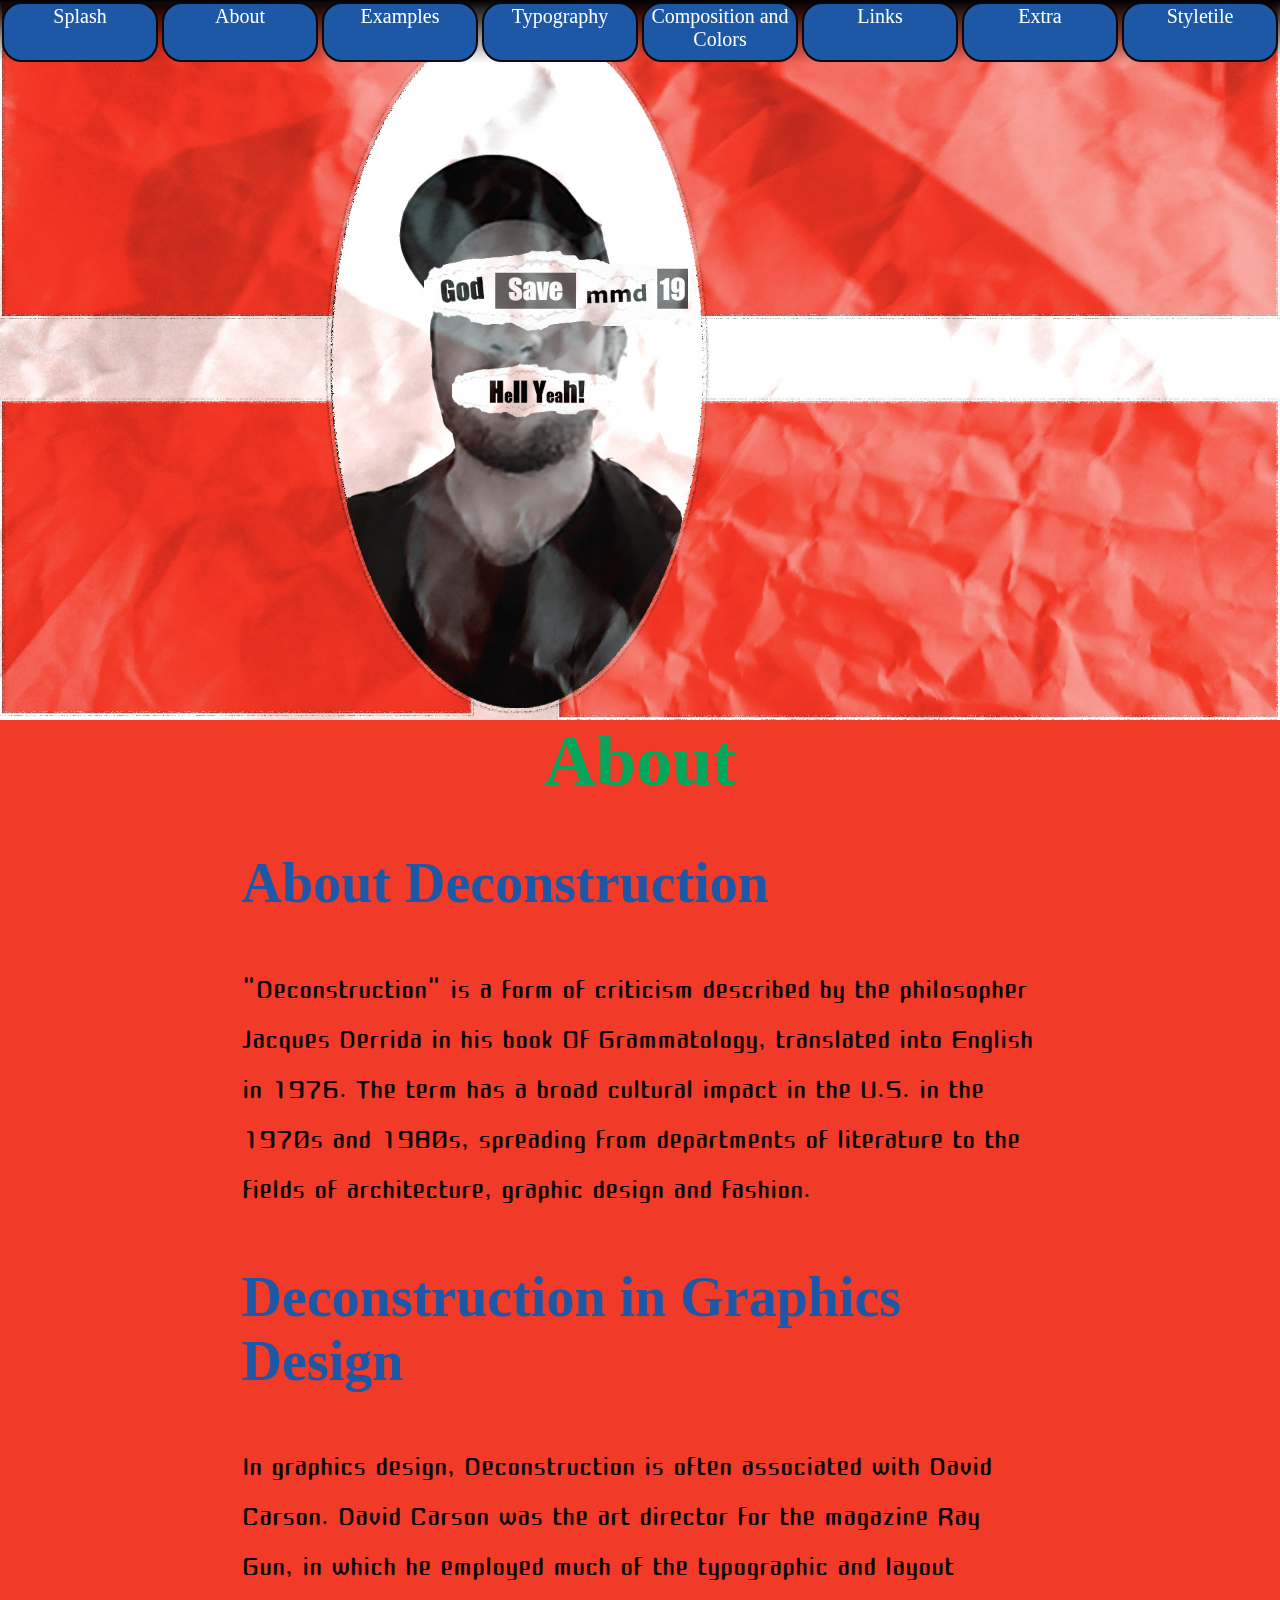
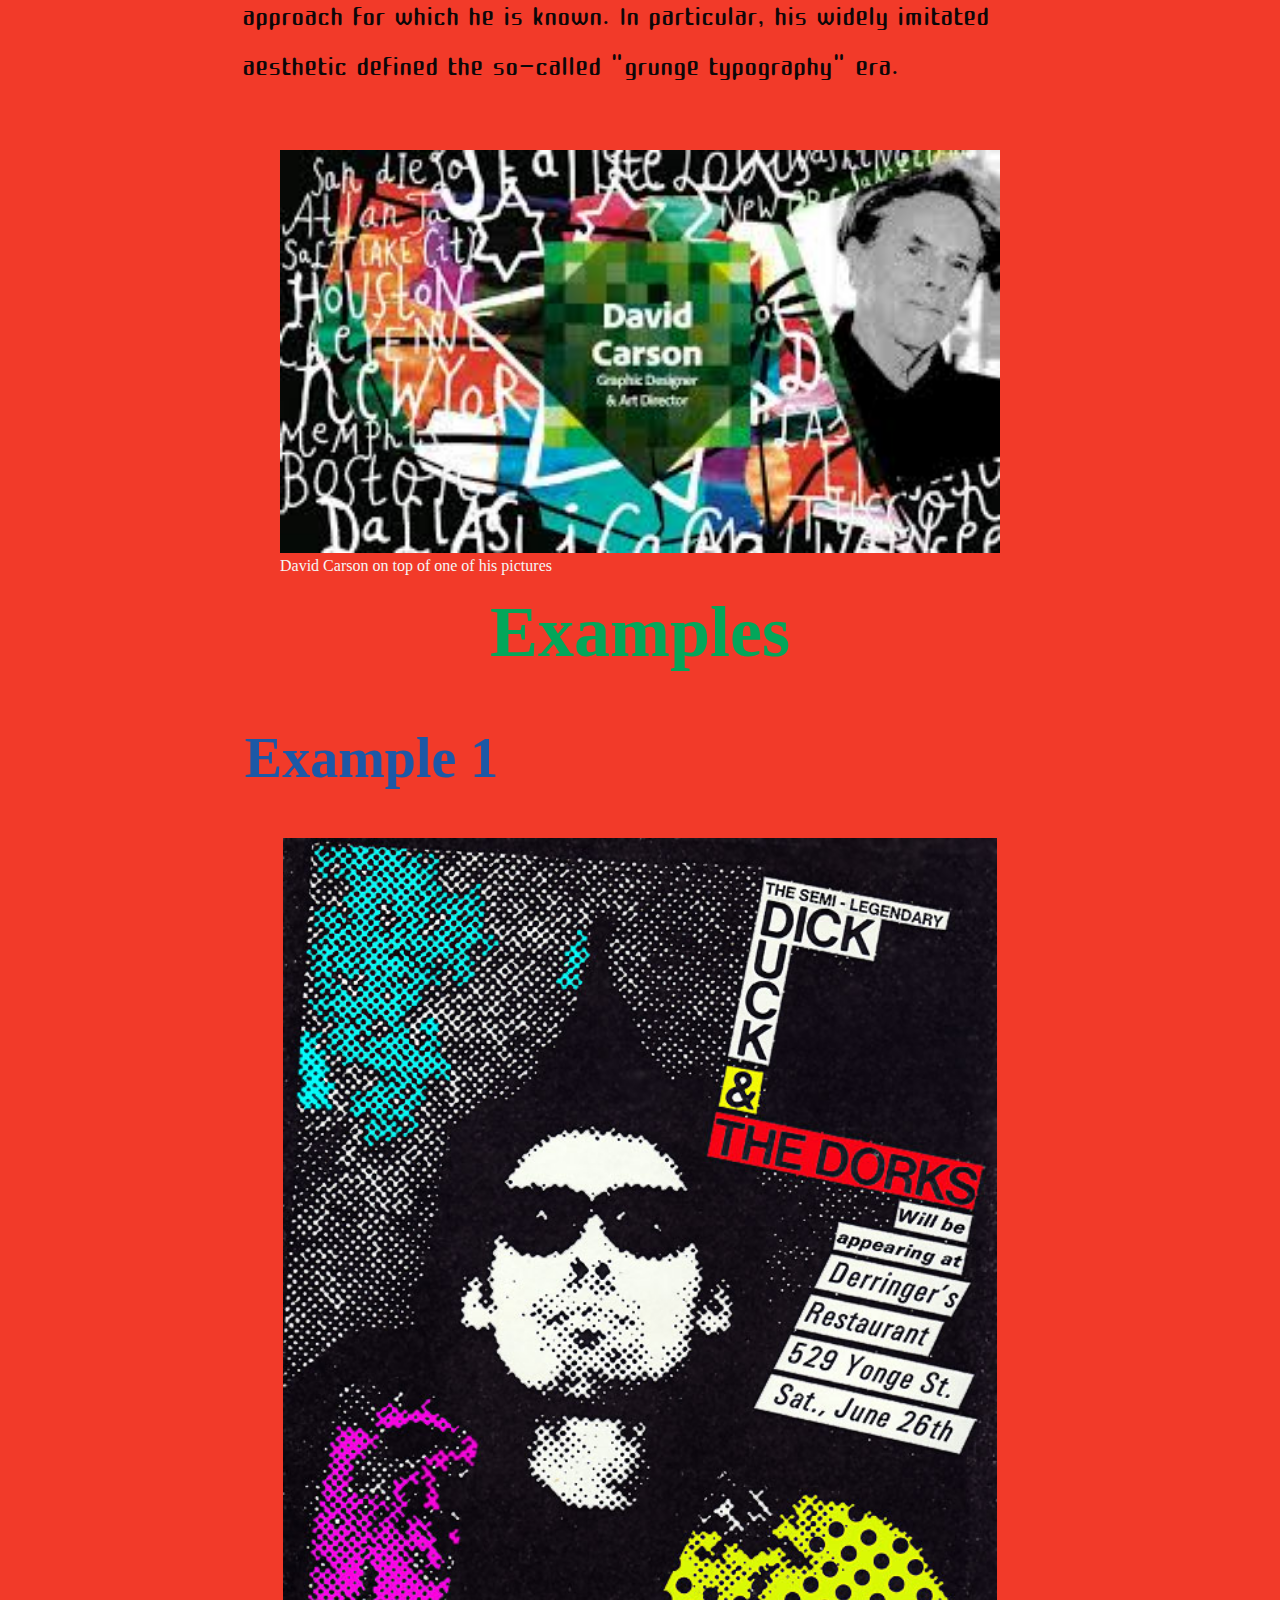
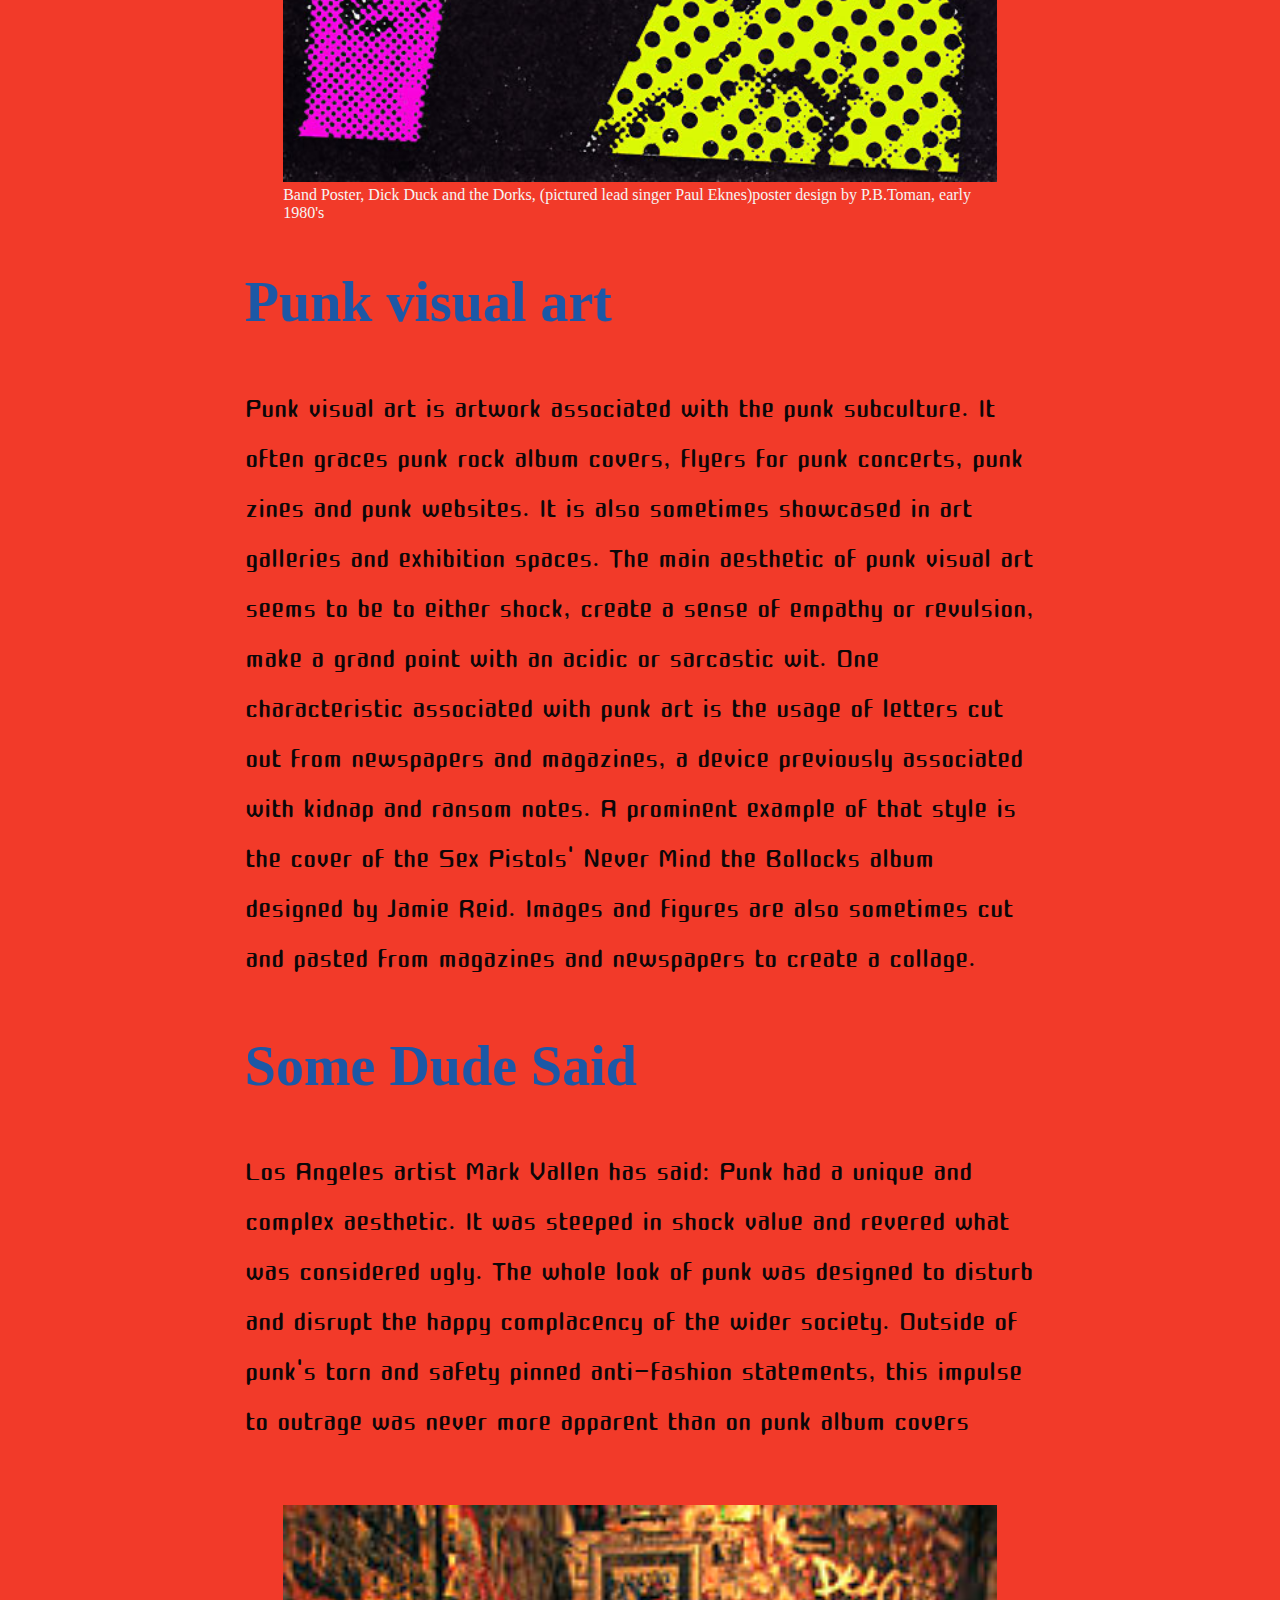
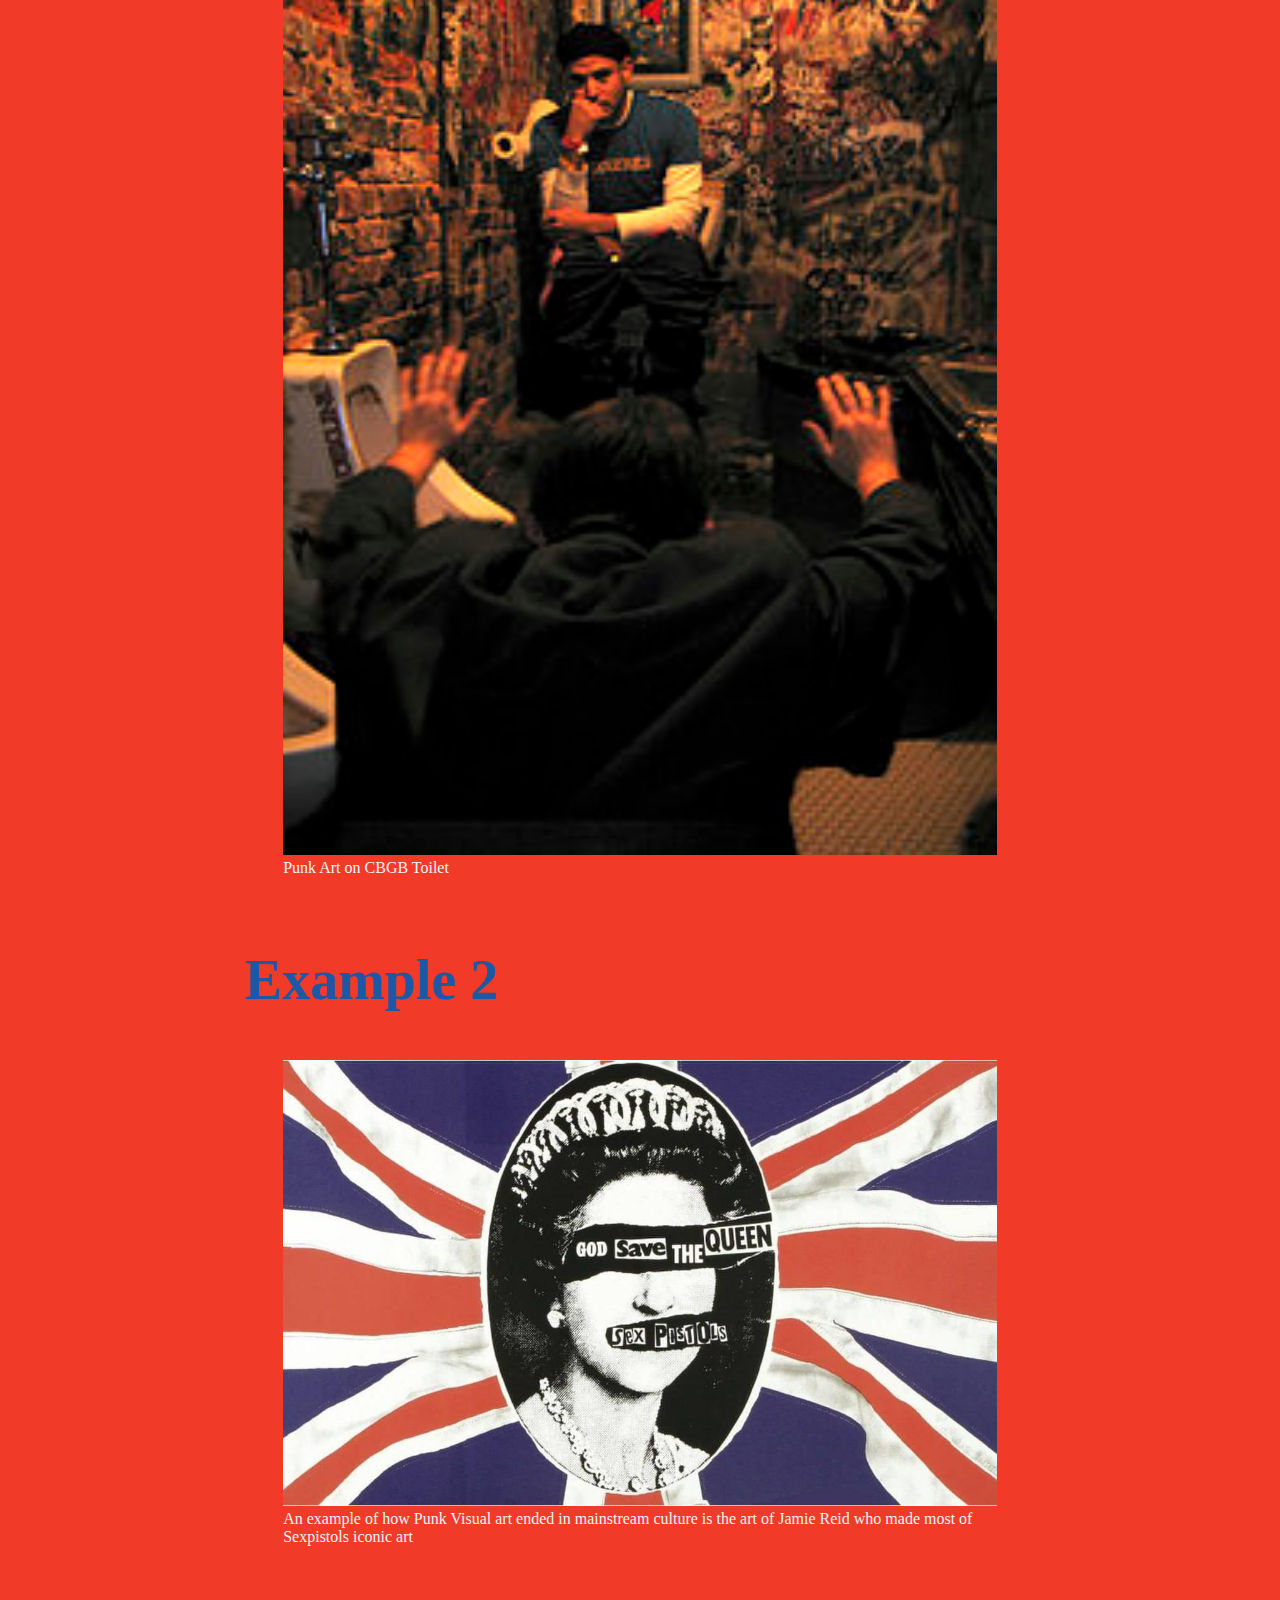
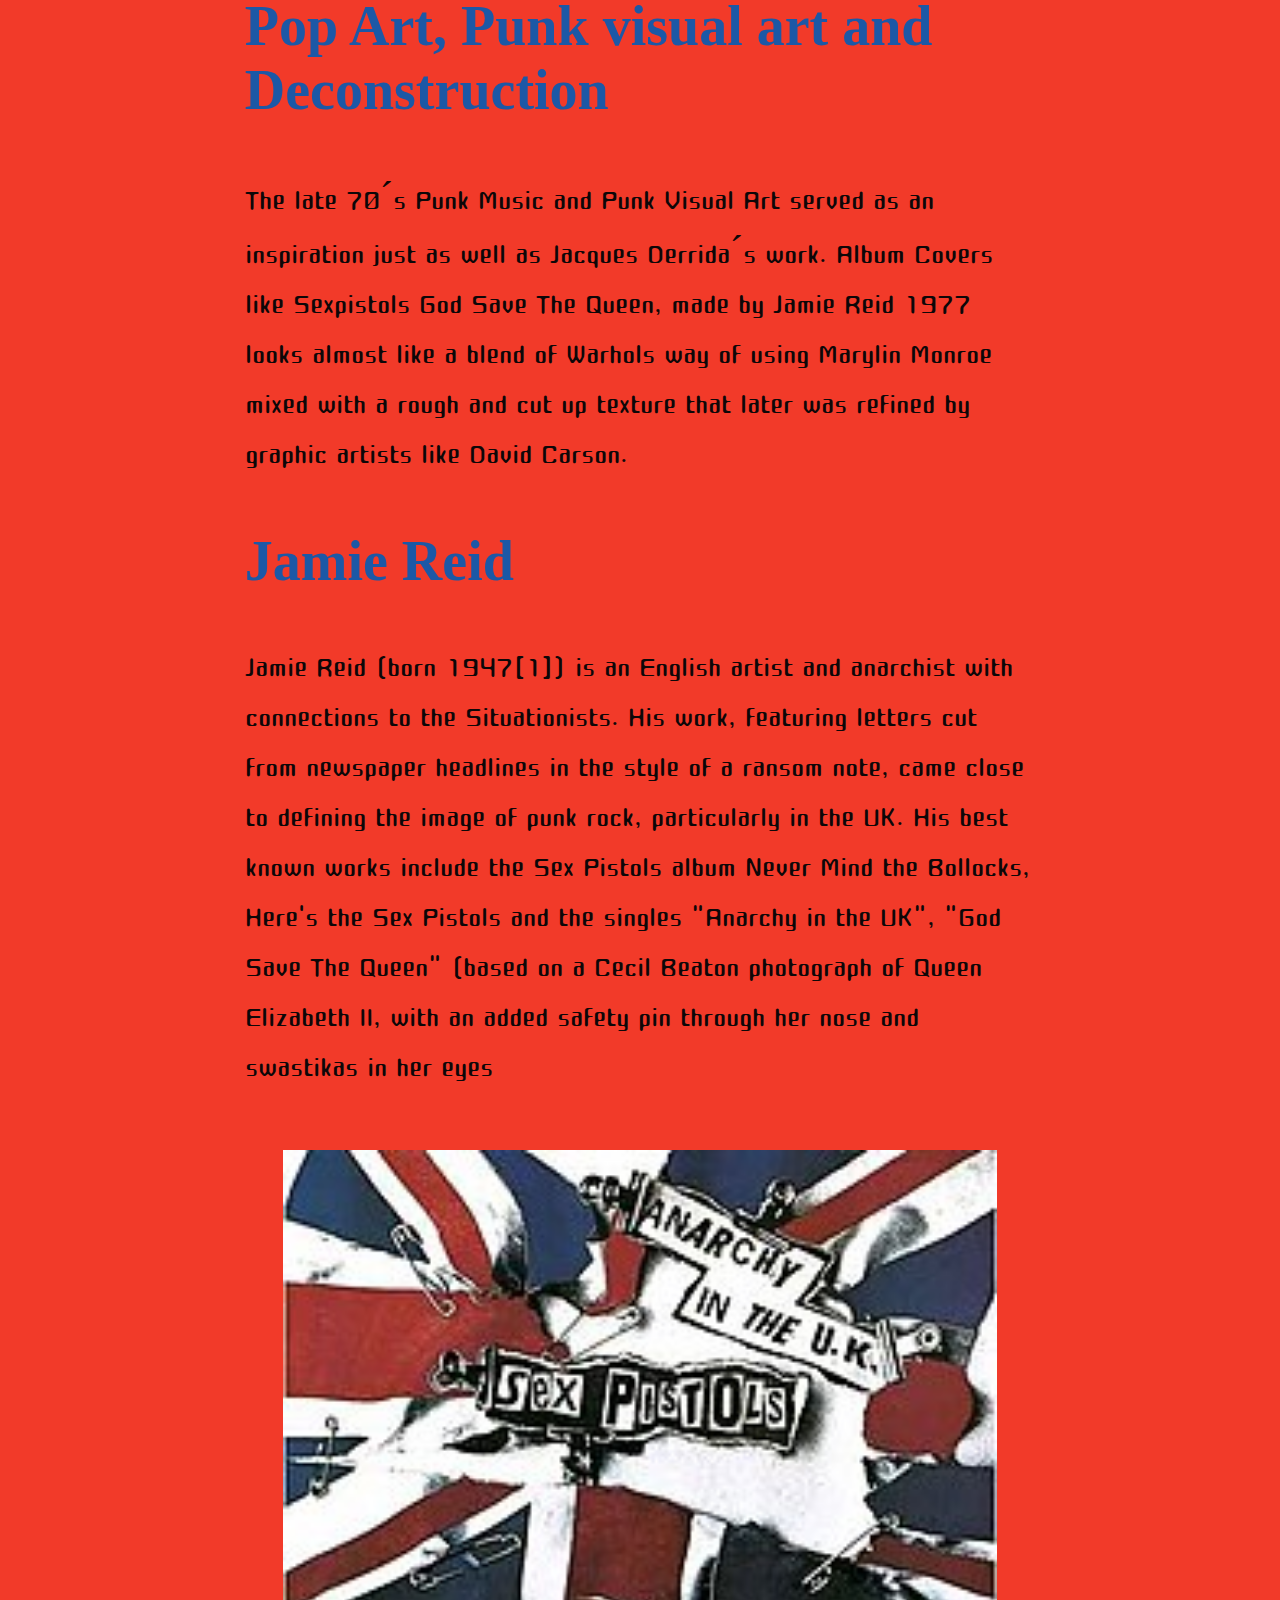
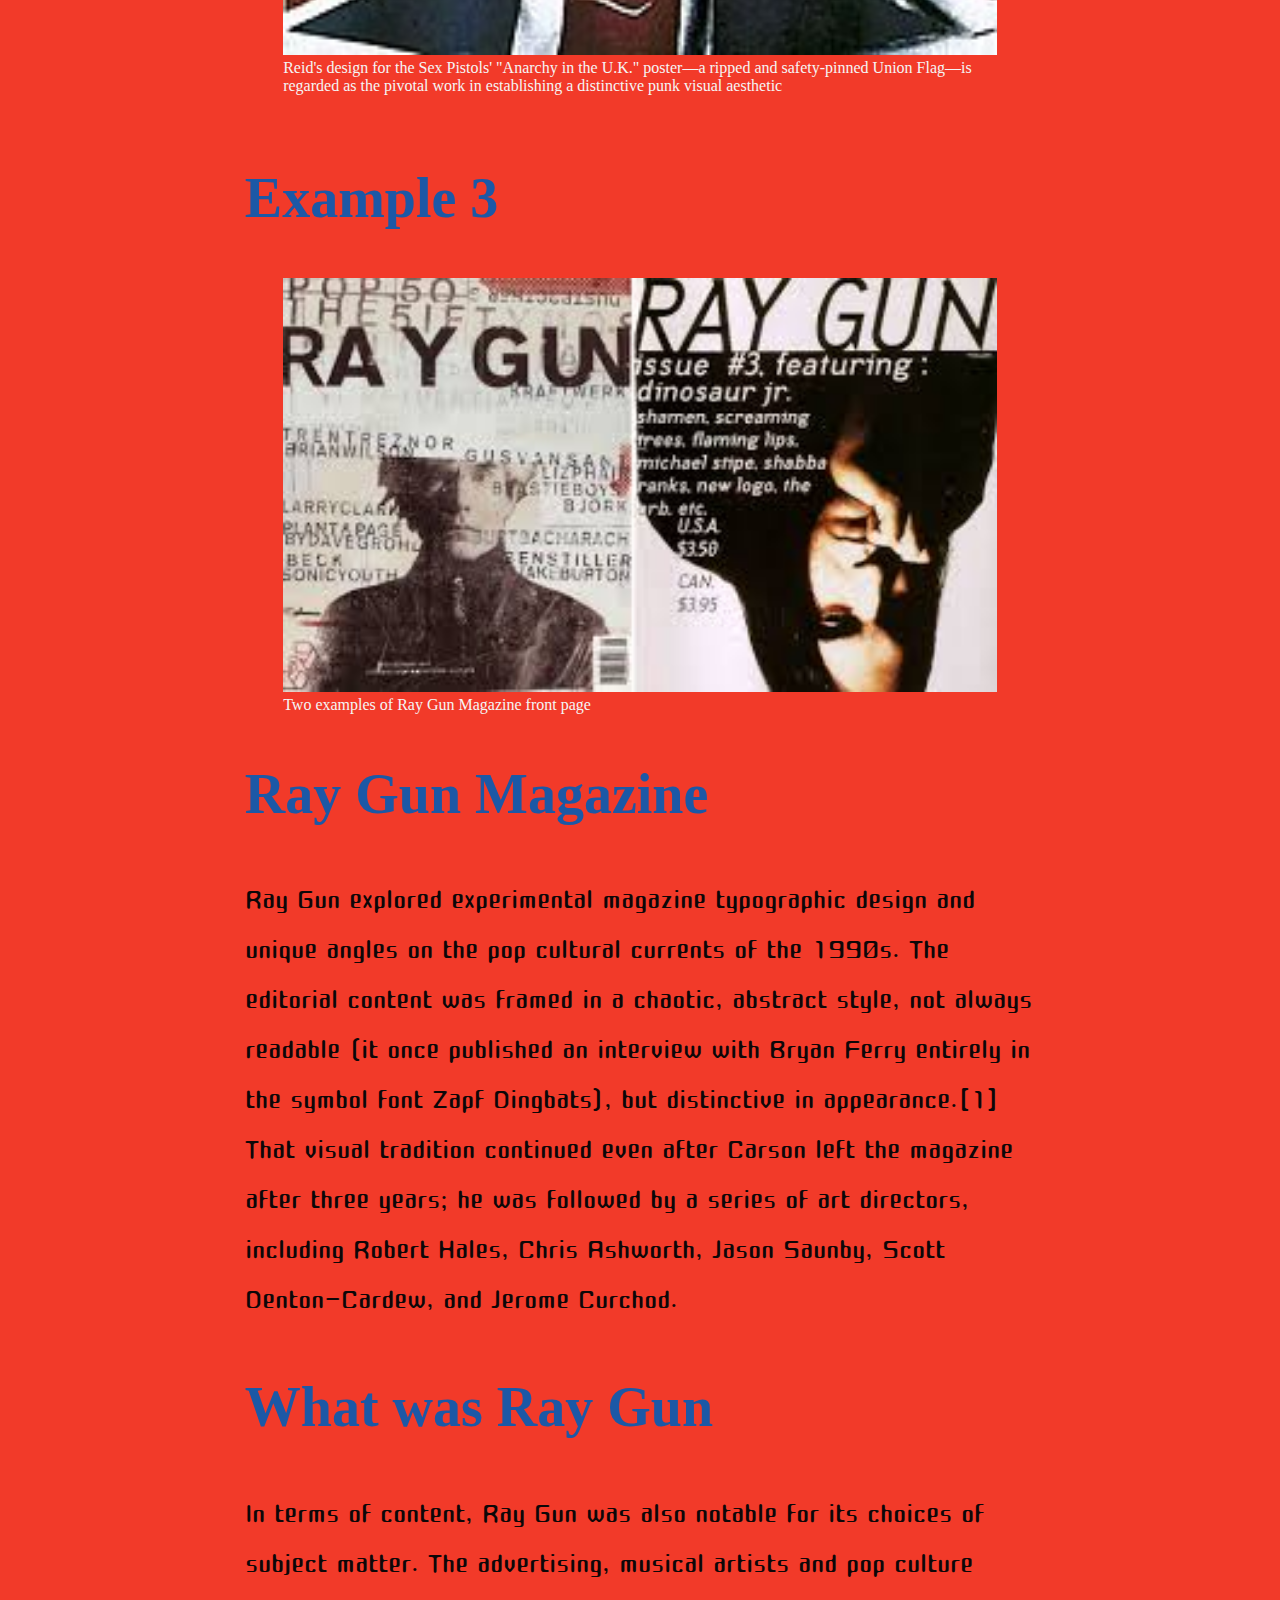
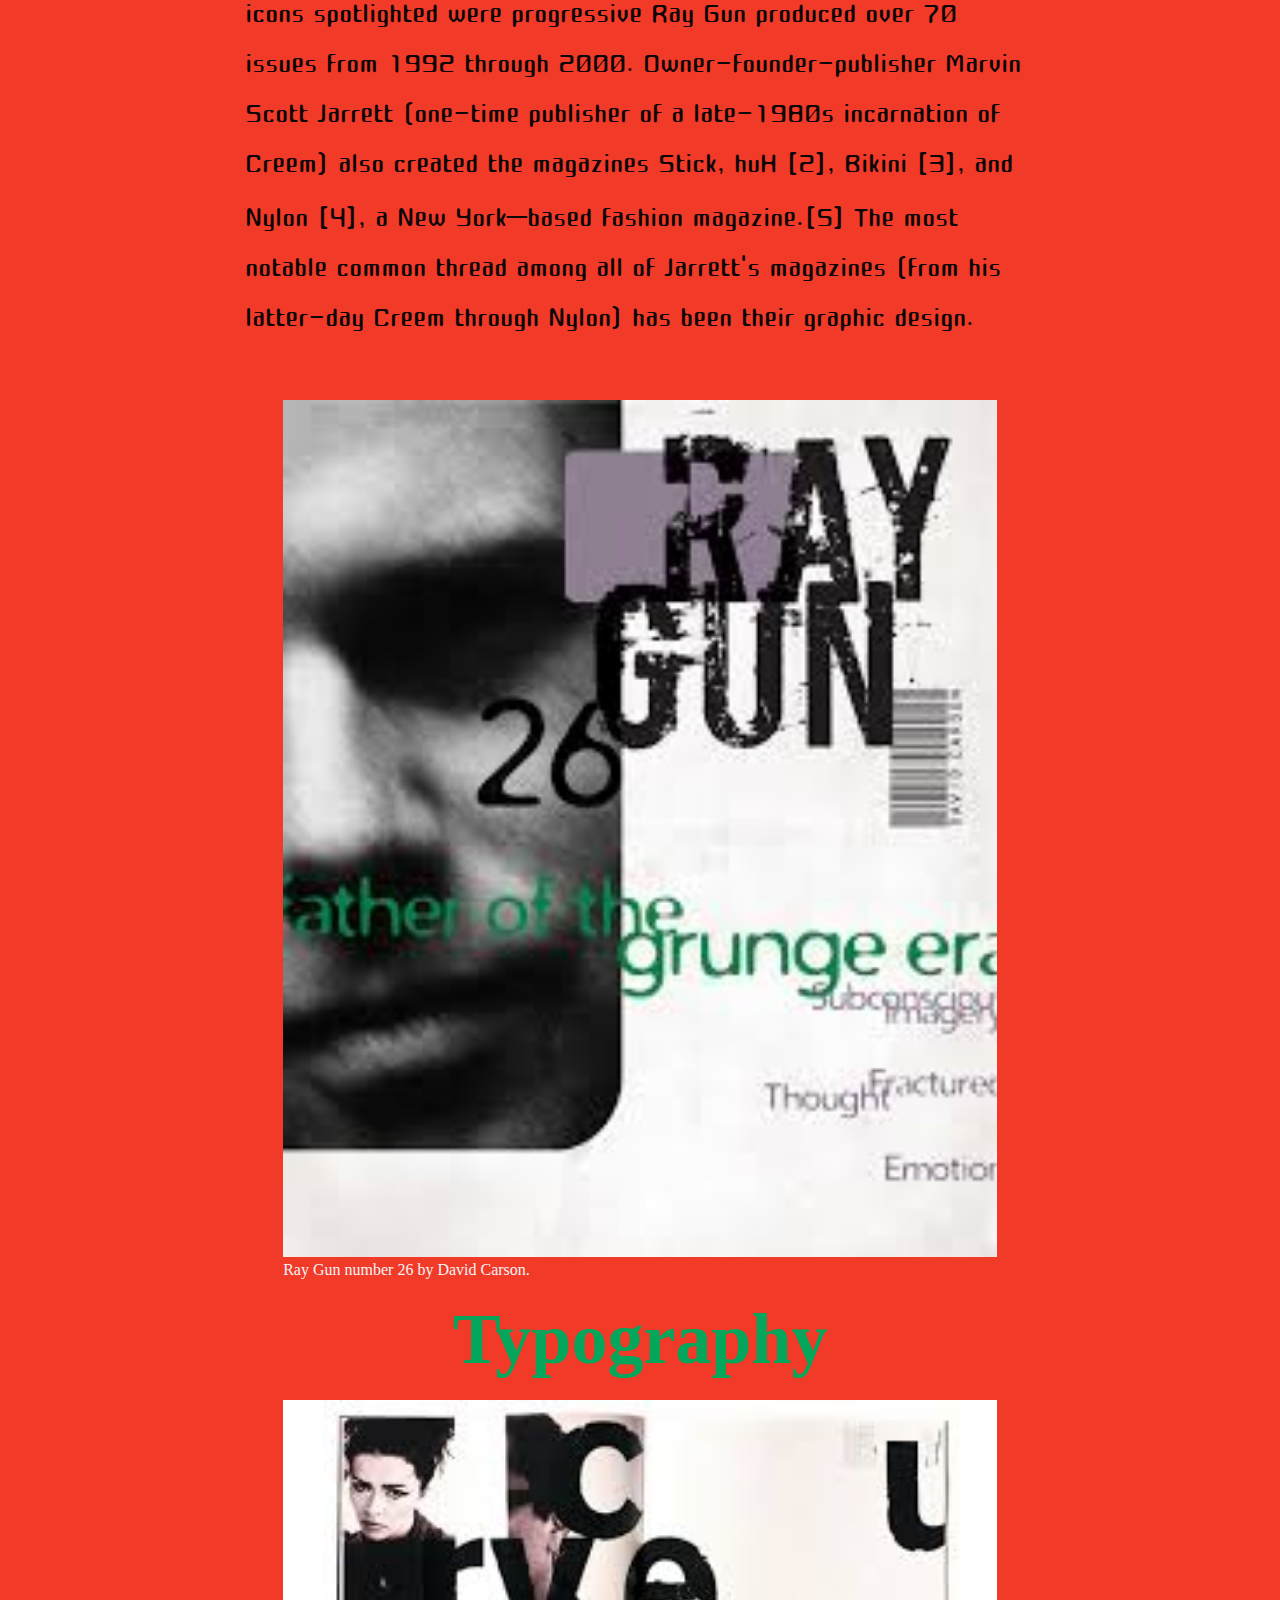
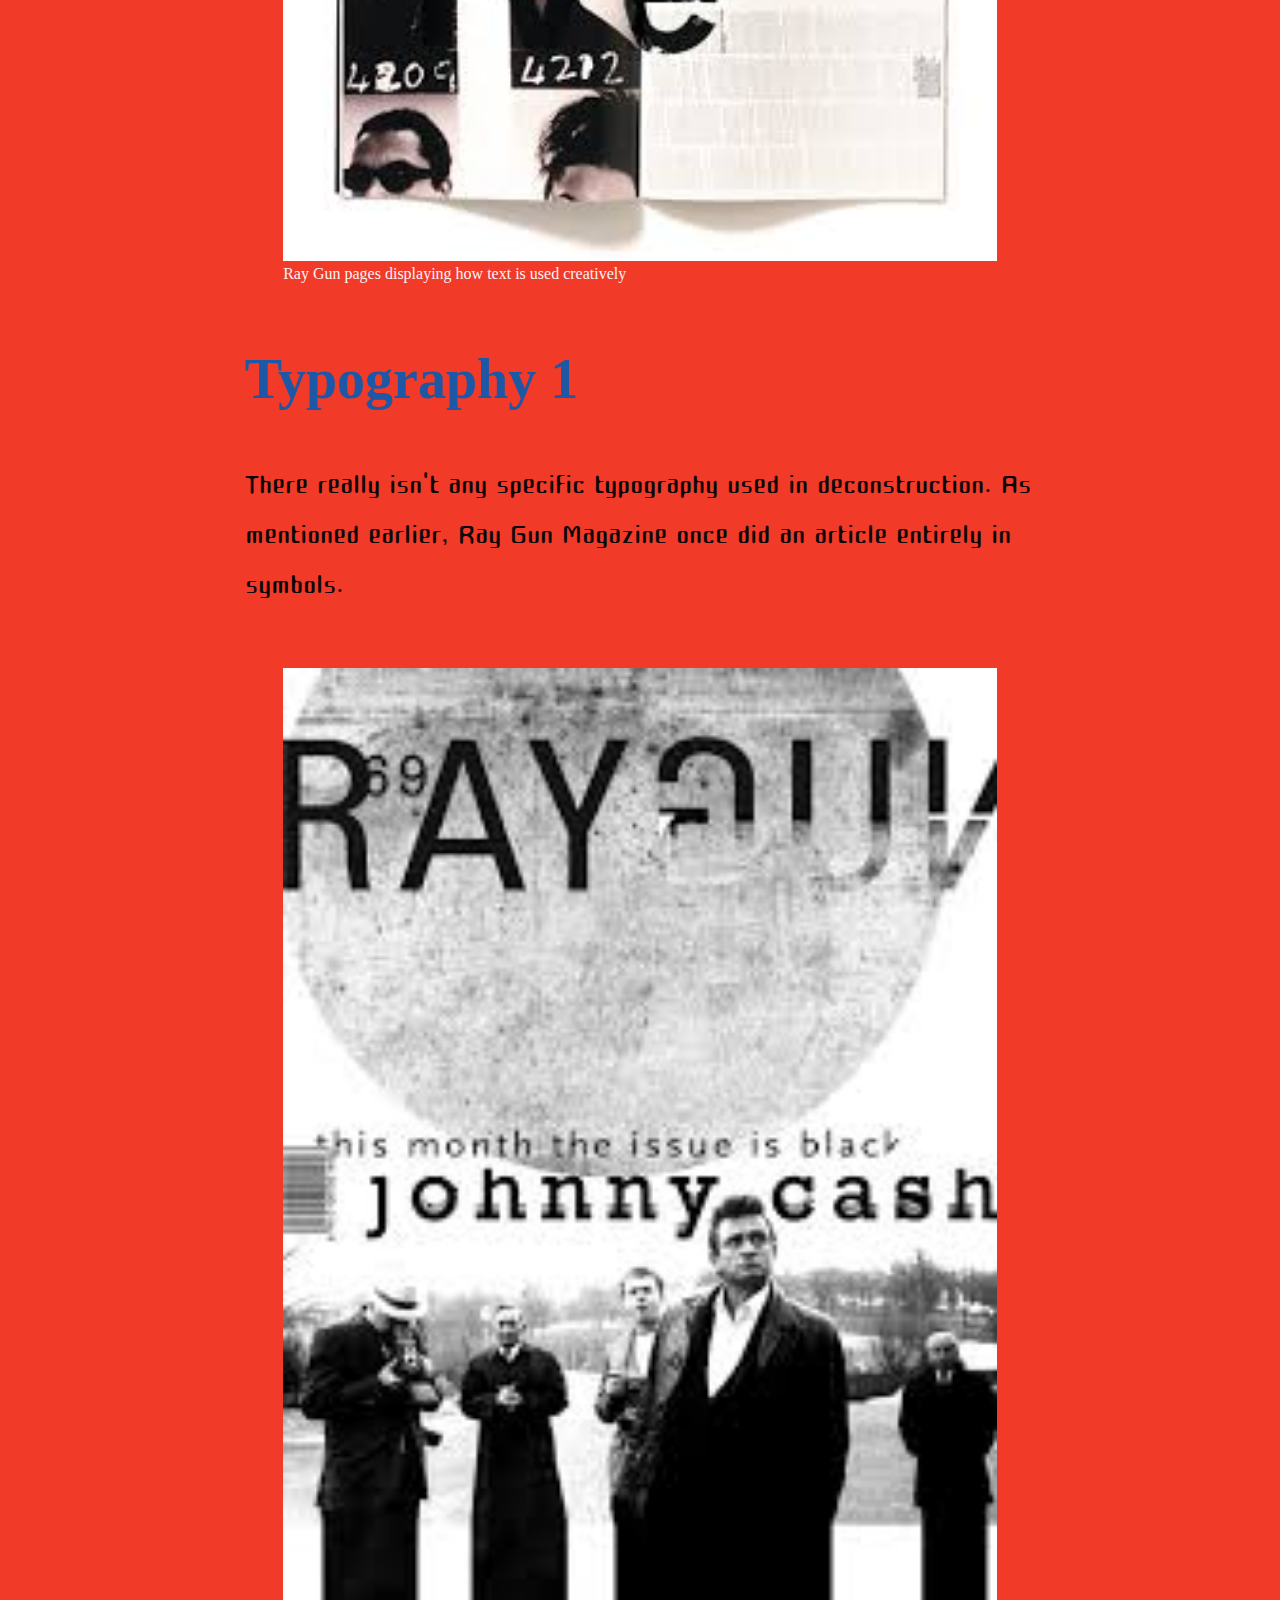
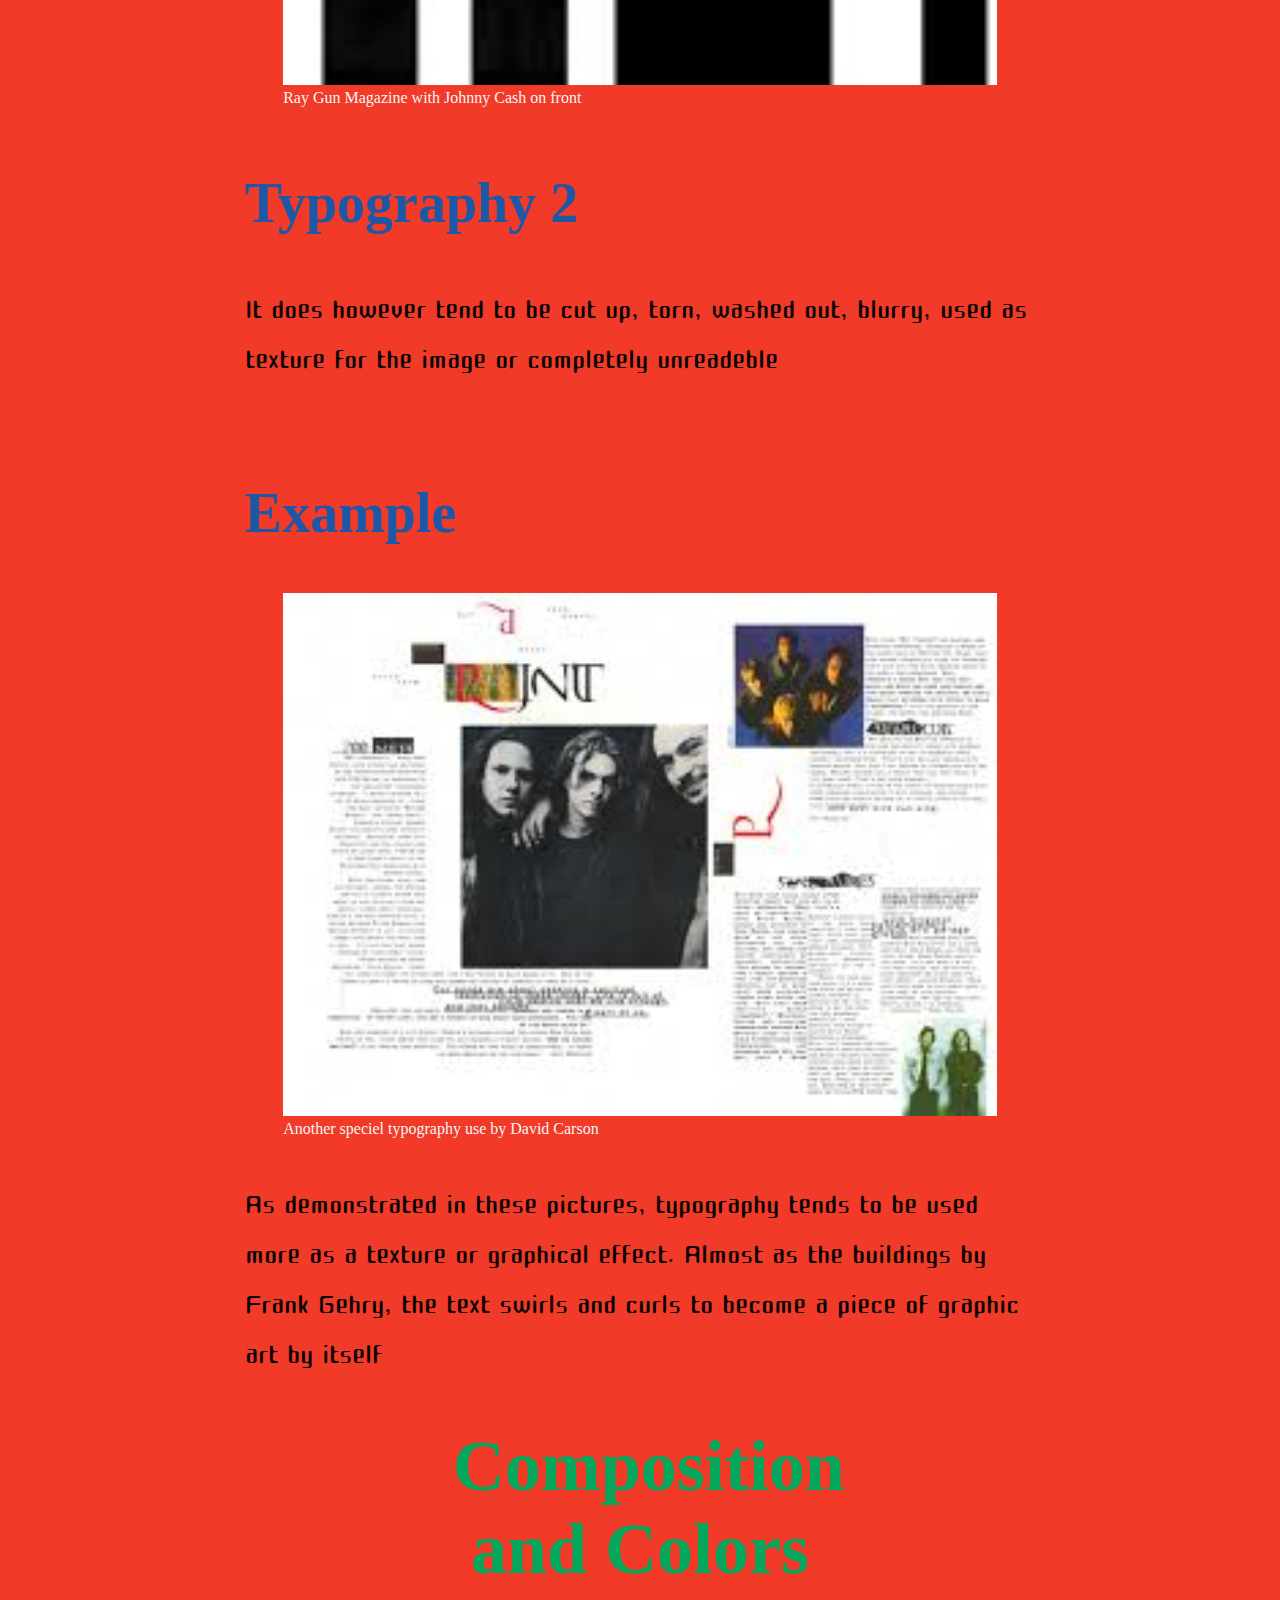
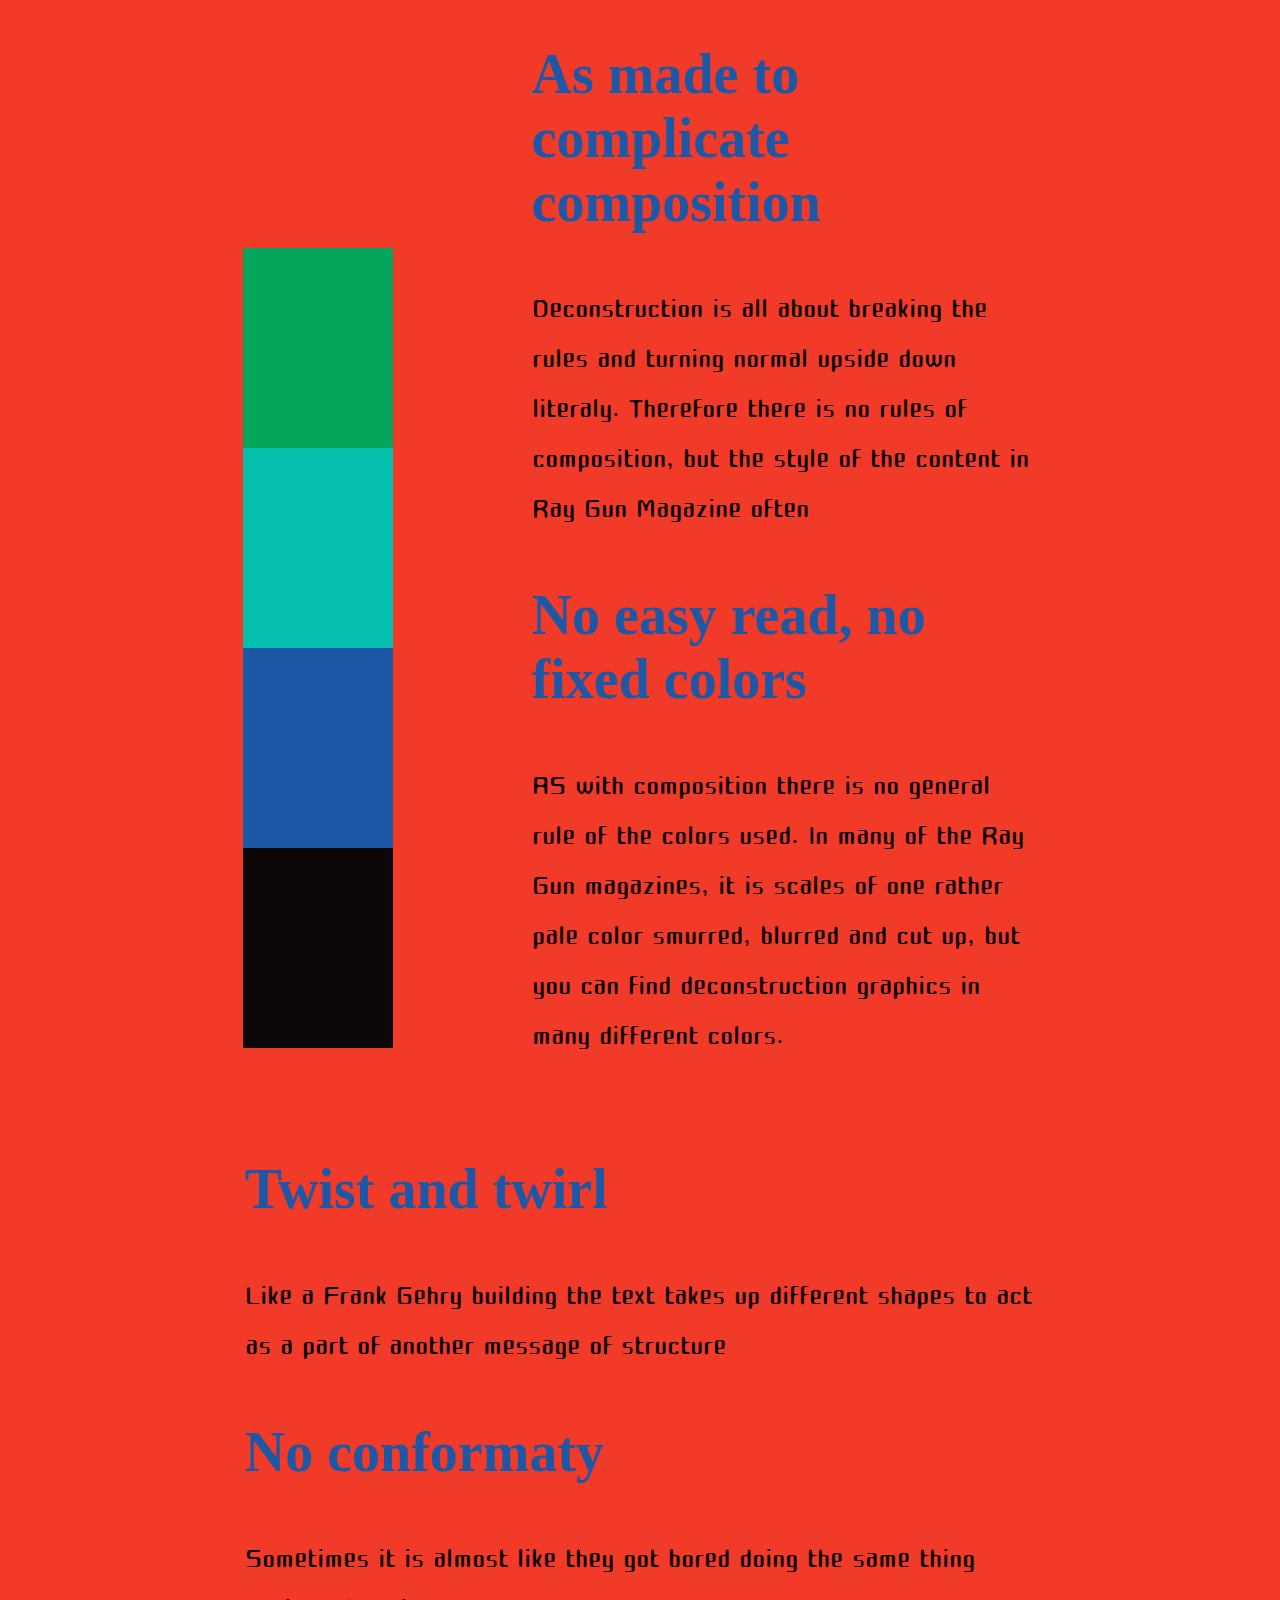
<file: 02_04_01_responsive_site_v2/index.html>
<!DOCTYPE html>
<html lang="en">

<head>
    <title>Deconstruction</title>
    <meta charset="utf-8">
    <meta name="robots" content="noindex">
    <link rel="stylesheet" href="stilartsite_v2.css">
    <link href="https://fonts.googleapis.com/css?family=Cute+Font|Permanent+Marker|Special+Elite&display=swap" rel="stylesheet" href="stilartsite_v2.css">
    <link rel="icon" href="ikon/ikon_16px_v2.png">
</head>

<body>
    <header>
        <nav>
            <a href="#splash">Splash</a>
            <a href="#om">About</a>
            <a href="#eksempler">Examples</a>
            <a href="#typografi">Typography</a>
            <a href="#komposition_farver">Composition and Colors</a>
            <a href="#links">Links</a>
            <a href="#ekstra">Extra</a>
            <a href="styletile.html">Styletile</a>
        </nav>
    </header>

    <section id="splash">

    </section>

    <section id="om">
        <h1>About</h1>
        <div class="sectionwrapper">
            <div class="col">

                <h2>
                    About Deconstruction
                </h2>
                <p>
                    "Deconstruction" is a form of criticism described by the philosopher Jacques Derrida in his book Of Grammatology, translated into English in 1976. The term has a broad cultural impact in the U.S. in the 1970s and 1980s, spreading from departments of literature to the fields of architecture, graphic design and fashion.
                </p>
                <h2>
                    Deconstruction in Graphics Design
                </h2>
                <p>
                    In graphics design, Deconstruction is often associated with David Carson. David Carson was the art director for the magazine Ray Gun, in which he employed much of the typographic and layout approach for which he is known. In particular, his widely imitated aesthetic defined the so-called "grunge typography" era.
                </p>

            </div>
            <div class="col">
                <div class="img">
                    <figure>
                        <img src="davidcarson.jpg" alt="David Carson">
                        <figcaption>
                            David Carson on top of one of his pictures
                        </figcaption>
                    </figure>
                </div>
            </div>
        </div>
    </section>
    <section id="eksempler">
        <h1>Examples</h1>
        <div class="sectionwrapper">
            <div class="col">
                <div class="top">
                    <h2>Example 1</h2>
                    <figure>
                        <img src="DickDuck&theDorks.jpg" alt="Punk Visual Art Flyer">
                        <figcaption>
                            Band Poster, Dick Duck and the Dorks, (pictured lead singer Paul Eknes)poster design by P.B.Toman, early 1980's
                        </figcaption>
                    </figure>
                    <h2>Punk visual art</h2>
                    <p>
                        Punk visual art is artwork associated with the punk subculture. It often graces punk rock album covers, flyers for punk concerts, punk zines and punk websites. It is also sometimes showcased in art galleries and exhibition spaces.

                        The main aesthetic of punk visual art seems to be to either shock, create a sense of empathy or revulsion, make a grand point with an acidic or sarcastic wit. One characteristic associated with punk art is the usage of letters cut out from newspapers and magazines, a device previously associated with kidnap and ransom notes. A prominent example of that style is the cover of the Sex Pistols' Never Mind the Bollocks album designed by Jamie Reid. Images and figures are also sometimes cut and pasted from magazines and newspapers to create a collage.
                    </p>
                    <h2>
                        Some Dude Said
                    </h2>
                    <p>
                        Los Angeles artist Mark Vallen has said:

                        Punk had a unique and complex aesthetic. It was steeped in shock value and revered what was considered ugly. The whole look of punk was designed to disturb and disrupt the happy complacency of the wider society. Outside of punk's torn and safety pinned anti-fashion statements, this impulse to outrage was never more apparent than on punk album covers
                    </p>

                </div>
                <div class="bottom">
                    <figure>
                        <img src="CBGB_toilet.jpg" alt="Punk Art on CBGB Toilet">
                        <figcaption>Punk Art on CBGB Toilet</figcaption>
                    </figure>
                </div>

            </div>
            <div class="col">
                <div class="top">

                    <h2>Example 2</h2>
                    <figure>
                        <img src="godsavethequeen.jpg" alt="Punk Visual Art Flyer">
                        <figcaption>
                            An example of how Punk Visual art ended in mainstream culture is the art of Jamie Reid who made most of Sexpistols iconic art
                        </figcaption>
                    </figure>
                    <h2>Pop Art, Punk visual art and Deconstruction</h2>
                    <p>
                        The late 70´s Punk Music and Punk Visual Art served as an inspiration just as well as Jacques Derrida´s work. Album Covers like Sexpistols God Save The Queen, made by Jamie Reid 1977 looks almost like a blend of Warhols way of using Marylin Monroe mixed with a rough and cut up texture that later was refined by graphic artists like David Carson.
                    </p>

                    <h2>Jamie Reid</h2>
                    <p>
                        Jamie Reid (born 1947[1]) is an English artist and anarchist with connections to the Situationists. His work, featuring letters cut from newspaper headlines in the style of a ransom note, came close to defining the image of punk rock, particularly in the UK. His best known works include the Sex Pistols album Never Mind the Bollocks, Here's the Sex Pistols and the singles "Anarchy in the UK", "God Save The Queen" (based on a Cecil Beaton photograph of Queen Elizabeth II, with an added safety pin through her nose and swastikas in her eyes
                    </p>
                </div>

                <div class="bottom">
                    <figure>
                        <img src="AnarchyInTheUK.jpg" alt="Anarchy In The UK Cover">
                        <figcaption>
                            Reid's design for the Sex Pistols' "Anarchy in the U.K." poster—a ripped and safety-pinned Union Flag—is regarded as the pivotal work in establishing a distinctive punk visual aesthetic
                        </figcaption>
                    </figure>
                </div>

            </div>

            <div class="col">
                <div class="top">

                    <h2>Example 3</h2>
                    <figure>
                        <img src="raygunmag.jpg" alt="The Iconic Ray Gun Magazine">
                        <figcaption>
                            Two examples of Ray Gun Magazine front page
                        </figcaption>
                    </figure>
                    <h2>Ray Gun Magazine</h2>
                    <p>
                        Ray Gun explored experimental magazine typographic design and unique angles on the pop cultural currents of the 1990s. The editorial content was framed in a chaotic, abstract style, not always readable (it once published an interview with Bryan Ferry entirely in the symbol font Zapf Dingbats), but distinctive in appearance.[1] That visual tradition continued even after Carson left the magazine after three years; he was followed by a series of art directors, including Robert Hales, Chris Ashworth, Jason Saunby, Scott Denton-Cardew, and Jerome Curchod.
                    </p>

                    <h2>What was Ray Gun</h2>
                    <p>
                        In terms of content, Ray Gun was also notable for its choices of subject matter. The advertising, musical artists and pop culture icons spotlighted were progressive

                        Ray Gun produced over 70 issues from 1992 through 2000. Owner-founder-publisher Marvin Scott Jarrett (one-time publisher of a late-1980s incarnation of Creem) also created the magazines Stick, huH [2], Bikini [3], and Nylon [4], a New York–based fashion magazine.[5] The most notable common thread among all of Jarrett's magazines (from his latter-day Creem through Nylon) has been their graphic design.
                    </p>
                </div>
                <div class="bottom">
                    <figure>
                        <img src="fatherofthegrunge.jpg" alt="Father of The Grunge Era Ray Gun Cover">
                        <figcaption>
                            Ray Gun number 26 by David Carson.
                        </figcaption>
                    </figure>
                </div>
            </div>
        </div>

    </section>

    <section id="typografi">
        <h1>Typography</h1>
        <div class="sectionwrapper">
            <div class="col_wide">
                <div class="top">
                    <div class="txt">
                        <h2>Typography 1</h2>
                        <p>
                            There really isn't any specific typography used in deconstruction. As mentioned earlier, Ray Gun Magazine once did an article entirely in symbols.
                        </p>
                    </div>
                    <div class="image">
                        <figure>
                            <img src="rayguncover.jpg" alt="Ray Gun pages displaying how text is used creatively">
                            <figcaption>
                                Ray Gun pages displaying how text is used creatively
                            </figcaption>
                        </figure>
                    </div>

                </div>
                <div class="bottom">
                    <div class="txt">
                        <h2>Typography 2</h2>
                        <p>
                            It does however tend to be cut up, torn, washed out, blurry, used as texture for the image or completely unreadeble
                        </p>
                    </div>
                    <div class="image">
                        <figure>
                            <img src="rayguncash.jpg" alt="Ray Gun Magazine with Johnny Cash on front">
                            <figcaption>
                                Ray Gun Magazine with Johnny Cash on front
                            </figcaption>
                        </figure>
                    </div>

                </div>
            </div>
            <div class="col_narrow">
                <h2>Example</h2>
                <figure>
                    <img src="raygun3.jpg" alt="Another speciel typography use by David Carson">
                    <figcaption>
                        Another speciel typography use by David Carson
                    </figcaption>
                </figure>
                <p>
                    As demonstrated in these pictures, typography tends to be used more as a texture or graphical effect. Almost as the buildings by Frank Gehry, the text swirls and curls to become a piece of graphic art by itself
                </p>
            </div>
        </div>
    </section>
    <section id="komposition_farver">
        <h1>Composition and Colors</h1>
        <div class="sectionwrapper">
            <div class="col_wide">
                <div class="content">

                    <div class="farve_1"></div>
                    <div class="farve_2"></div>
                    <div class="farve_3"></div>
                    <div class="farve_4"></div>
                    <div class="farve_5"></div>
                </div>


                <div class="colors">

                    <h2>As made to complicate composition</h2>
                    <p>
                        Deconstruction is all about breaking the rules and turning normal upside down literaly. Therefore there is no rules of composition, but the style of the content in Ray Gun Magazine often
                    </p>
                    <h2>No easy read, no fixed colors</h2>
                    <p>AS with composition there is no general rule of the colors used. In many of the Ray Gun magazines, it is scales of one rather pale color smurred, blurred and cut up, but you can find deconstruction graphics in many different colors.
                    </p>
                </div>
            </div>
            <div class="col_narrow">
                <h2>Twist and twirl</h2>
                <p>
                    Like a Frank Gehry building the text takes up different shapes to act as a part of another message of structure
                </p>
                <h2>No conformaty</h2>
                <p>
                    Sometimes it is almost like they got bored doing the same thing again and again.
                </p>
                <figure>
                    <img src="frankgehry.jpg" alt="Deconstructed building">
                    <figcaption>Deconstructed building</figcaption>
                </figure>
            </div>

        </div>

    </section>
    <section id="links">
        <h1>Links</h1>
        <div class="sectionwrapper">
            <div class="col">
                <h2>Links</h2>
                <ol>
                    <li>
                        <a href="https://en.wikipedia.org/wiki/David_Carson_(graphic_designer)">David Carson</a>
                    </li>
                    <li>
                        <a href="http://visiblelanguagejournal.com/issue/105/article/356">Visible Language Journal</a>
                    </li>
                    <li><a href="https://en.wikipedia.org/wiki/Ray_Gun_(magazine)">Ray Gun</a> </li>

                </ol>
                <h2>More Links</h2>
                <ol>
                    <li><a href="https://en.wikipedia.org/wiki/Jamie_Reid">Link to Reid</a> </li>

                </ol>
            </div>
            <div class="col">

                <ol>
                    <li><a href="https://en.wikipedia.org/wiki/Punk_visual_art">Punk Visual Art</a> </li>

                </ol>
                <h2>Even more Links</h2>
                <ol>
                    <li>
                        <a href="https://en.wikipedia.org/wiki/Jamie_Reid">Jamie Reid</a>
                    </li>

                </ol>

            </div>
        </div>

    </section>
    <section id="ekstra">
        <h1>Extra</h1>
        <div class="sectionwrapper">
            <img src="frankgehry.jpg" alt="Frank Gehry">
            <img src="rayguncover.jpg" alt="Frank Gehry">
            <div class="kremlin">
                <p>
                    Deconstruction is all about breaking the rules and turning normal upside down literaly. Therefore there is no rules of composition, but the style of the content in Ray Gun Magazine often.
                    Deconstruction is all about breaking the rules and turning normal upside down literaly. Therefore there is no rules of composition, but the style of the content in Ray Gun Magazine often.
                    Deconstruction is all about breaking the rules and turning normal upside down literaly. Therefore there is no rules of composition, but the style of the content in Ray Gun Magazine often.
                </p>
            </div>
        </div>
    </section>
    <footer>
        <p>
            Made by Morten Fährmann Dehn
        </p>
    </footer>

</body>
</file>
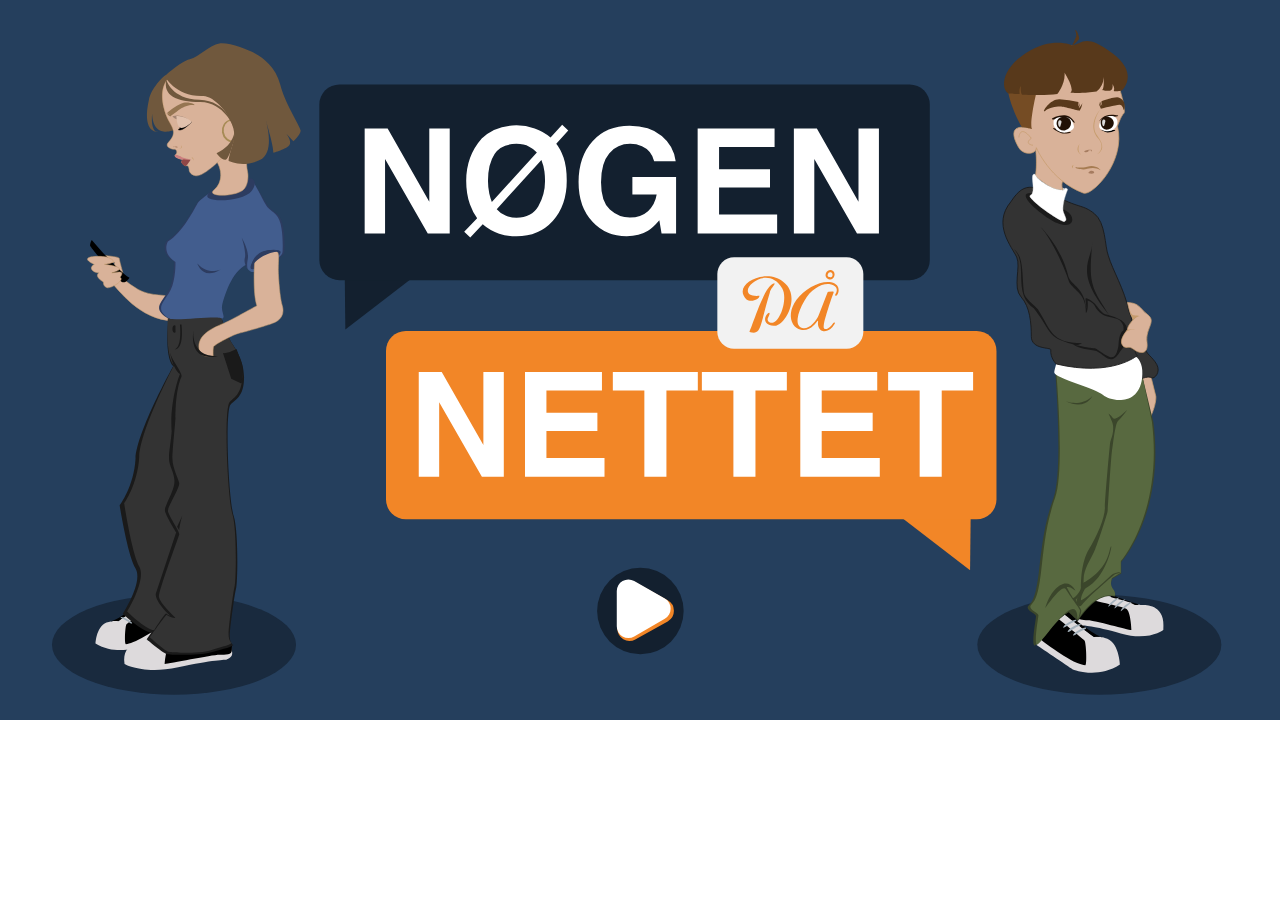
<file: noegenpaanettet/index.html>
<!DOCTYPE html>
<html lang="da">

<head>
    <meta charset="utf-8">
    <meta name="viewport" content="width=device-width, initial-scale=1.0">
    <title>Nøgen På Nettet</title>
    <link rel="stylesheet" href="style.css">
    <link href="https://fonts.googleapis.com/css?family=Lato&display=swap" rel="stylesheet">
</head>

<body>
    <section id="game" class="skjul">
        <section id="start" class="skjul">
            <div id="start_tekst">
                <audio src="soundeffects/ca5sek_hiss.mp3" id="baggrund"></audio>
                <audio src="soundeffects/gameover_lyd.mp3" id="gameover"></audio>
                <audio src="soundeffects/win_lyd.mp3" id="winlyd"></audio>
                <audio src="soundeffects/emil_overrasket.mp3" id="gasp"></audio>
            </div>
            <div id="startknap_container" class="pulse">
                <div id="startknap_sprite"></div>
            </div>
        </section>
        <section id="velkommen" class="skjul">
            <div id="vel_tekst">
                <p>
                    Emil og Julie er rigtig gode venner, og det har de været altid.<br> En mandag henne i skolen er noget helt forkert. Emil kan ikke helt sætte en finger på hvad det er. Julie føler sig blottet og helt afklædt.
                </p>
                <p>
                    Hvad er der sket?
                </p>
            </div>
            <div id="playknap_container" class="pulse">
                <div id="playknap_sprite"></div>
            </div>
        </section>
        <section id="scene" class="skjul">
            <div id="julie_container">
                <div id="julie_sprite"></div>
            </div>
            <div id="lys_container" class="rotation">
                <div id="lys_sprite"></div>
            </div>
            <div id="playknap2_container" class="pulse">
                <div id="playknap2_sprite"></div>
            </div>
        </section>

        <section id="intro" class="skjul">
            <div id="intro_tekst">
                <p>
                    Julie har fået delt et nøgenbilleder af sin ekskæreste. Hun føler sig alene, såret og krænket. Hjælp Julie med at føle sig tilpas igen ved at svare på forskellige spørgsmål, som kan hjælpe hende med at komme videre.
                </p>
                <p>
                    Vil du hjælpe Julie?
                </p>

            </div>
            <div id="jaknap_container">
                <div id="jaknap_sprite"></div>
            </div>
            <div id="nejknap_container">
                <div id="nejknap_sprite"></div>
            </div>
        </section>
        <section id="spg" class="skjul">
            <div id="spg_1" class="skjul">
                <div id="julie_container_1">
                    <div id="julie_sprite_1"></div>
                </div>
                <div id="tekst_1">
                    <p>
                        Emils kammerat har sendt et billede af Julie uden tøj på. Skal Emil sende det videre?
                    </p>
                </div>
                <div id="svar_ja_container_1">
                    <div id="svar_ja_sprite_1"></div>
                </div>
                <div id="svar_nej_container_1">
                    <div id="svar_nej_sprite_1"></div>
                </div>
            </div>
            <div id="info_boks_1" class="skjul">
                <div id="info_tekst_1">
                    <p>
                        Slet det! <br>
                        Vidste du, at det er strafbart at dele et billede af andre uden deres samtykke? Du får en plet på din straffeattest og børneattest.
                    </p>
                </div>

                <div id="info_container_1" class="pulse">
                    <div id="info_sprite_1"></div>
                </div>
            </div>
            <div id="spg_2" class="skjul">
                <div id="julie_container_2">
                    <div id="julie_sprite_2"></div>
                </div>
                <div id="tekst_2">
                    <p>
                        Skal Emil slette billedet med det samme?
                    </p>
                </div>
                <div id="svar_ja_container_2">
                    <div id="svar_ja_sprite_2"></div>
                </div>
                <div id="svar_nej_container_2">
                    <div id="svar_nej_sprite_2"></div>
                </div>
            </div>
            <div id="info_boks_2" class="skjul">
                <div id="info_tekst_2">
                    <p>
                        Stop spredningen! <br>
                        Har du delt krænkede materiale, skal du kontakte modtageren og bede dem om at slette det. Sørg for at delingen bliver stoppet hurtigst muligt. Du kan kontakte det sociale medie, hvor billedet eller videoen er blevet delt, og bede dem om at slette eller anmelde det.
                    </p>
                </div>

                <div id="info_container_2" class="pulse">
                    <div id="info_sprite_2"></div>
                </div>
            </div>
            <div id="spg_3" class="skjul">
                <div id="julie_container_3">
                    <div id="julie_sprite_3"></div>
                </div>
                <div id="tekst_3">
                    <p>
                        Skal Emil bede afsenderen om at slette billedet?
                    </p>
                </div>
                <div id="svar_ja_container_3">
                    <div id="svar_ja_sprite_3"></div>
                </div>
                <div id="svar_nej_container_3">
                    <div id="svar_nej_sprite_3"></div>
                </div>
            </div>
            <div id="info_boks_3" class="skjul">
                <div id="info_tekst_3">
                    <p>
                        Sig fra! <br>
                        Sig fra overfor den person, som har sendt dig det krænkende billede. Gør afsenderen af billedet opmærksom på, at du ikke har lyst til at modtage sådan nogle billeder, og at det er strafbart at dele billeder uden indehaverens samtykke. Bed personen, der har sendt dig billedet, om at slette det.
                    </p>
                </div>

                <div id="info_container_3" class="pulse">
                    <div id="info_sprite_3"></div>
                </div>
            </div>
            <div id="spg_4" class="skjul">
                <div id="julie_container_4">
                    <div id="julie_sprite_4"></div>
                </div>
                <div id="tekst_4">
                    <p>
                        Bør Emil kontakte det sociale medie, som billedet er blevet delt på, og bede dem om at fjerne billedet?
                    </p>
                </div>
                <div id="svar_ja_container_4">
                    <div id="svar_ja_sprite_4"></div>
                </div>
                <div id="svar_nej_container_4">
                    <div id="svar_nej_sprite_4"></div>
                </div>
            </div>
            <div id="info_boks_4" class="skjul">
                <div id="info_tekst_4">
                    <p>
                        Støt dine venner!<br>
                        Det er en meget svær situation at stå i alene. Tal med din ven, hvis han/hun har fået delt et krænkende billede, lyt og fortæl dem at du er der for dem og gerne vil hjælpe dem.
                    </p>
                </div>

                <div id="info_container_4" class="pulse">
                    <div id="info_sprite_4"></div>
                </div>
            </div>
            <div id="spg_5" class="skjul">
                <div id="julie_container_5">
                    <div id="julie_sprite_5"></div>
                </div>
                <div id="tekst_5">
                    <p>
                        Julie står alene og trist. Alle de andre står bag hende og griner. Skal Emil gå hen til Julie?
                    </p>
                </div>
                <div id="svar_ja_container_5">
                    <div id="svar_ja_sprite_5"></div>
                </div>
                <div id="svar_nej_container_5">
                    <div id="svar_nej_sprite_5"></div>
                </div>
            </div>
            <div id="info_boks_5" class="skjul">
                <div id="info_tekst_5">
                    <p>
                        Søg hjælp!<br>
                        Hjælp din ven/veninde med at fortælle det til en voksen. Selvom det er grænseoverskridende, så er det oftest vejen frem. Voksne kan ofte være bedre til at understrege alvoren og få materialet slettet. Ellers kan I kontakte en anonym rådgivning som for eksempel Privatsnak.dk
                    </p>
                </div>

                <div id="info_container_5" class="pulse">
                    <div id="info_sprite_5"></div>
                </div>
            </div>
            <div id="spg_6" class="skjul">
                <div id="julie_container_6">
                    <div id="julie_sprite_6"></div>
                </div>
                <div id="tekst_6">
                    <p>
                        Skal Emil hjælpe Julie med at fortælle det til en voksen?
                    </p>
                </div>
                <div id="svar_ja_container_6">
                    <div id="svar_ja_sprite_6"></div>
                </div>
                <div id="svar_nej_container_6">
                    <div id="svar_nej_sprite_6"></div>
                </div>
            </div>
        </section>
        <section id="game_over" class="skjul">
            <div id="game_over_tekst">
                <p>
                    Åh Nej!<br>
                    Julie er fyldt med skam og skyldfølelse, og det ender ud i, at hun er tvunget til at skifte skole på grund af mobning.
                    Hvis du oplever, at nogle får delt et privat billede tal med dem, hav forståelse og lyt til dem.
                    Gå til Privatsnak.dk hvis du har brug for rådgivning.
                </p>
            </div>
            <div id="go_container" class="pulse">
                <div id="go_sprite"></div>
            </div>
        </section>
        <section id="win" class="skjul">
            <div id="win_tekst">
                <p>Du er fantastisk! <br>
                    Du hjalp Julie med at komme igennem sin svære periode og hun føler sig nu tilpas igen.
                    Hvis du oplever, at nogle får delt et privat billede tal med dem, hav forståelse og lyt til dem.
                    Gå til Privatsnak.dk hvis du har brug for rådgivning.
                </p>
            </div>
            <div id="restart_container" class="pulse">
                <div id="restart_sprite"></div>
            </div>
        </section>
    </section>

    <script src="script.js"></script>
</body>

</html>
</file>
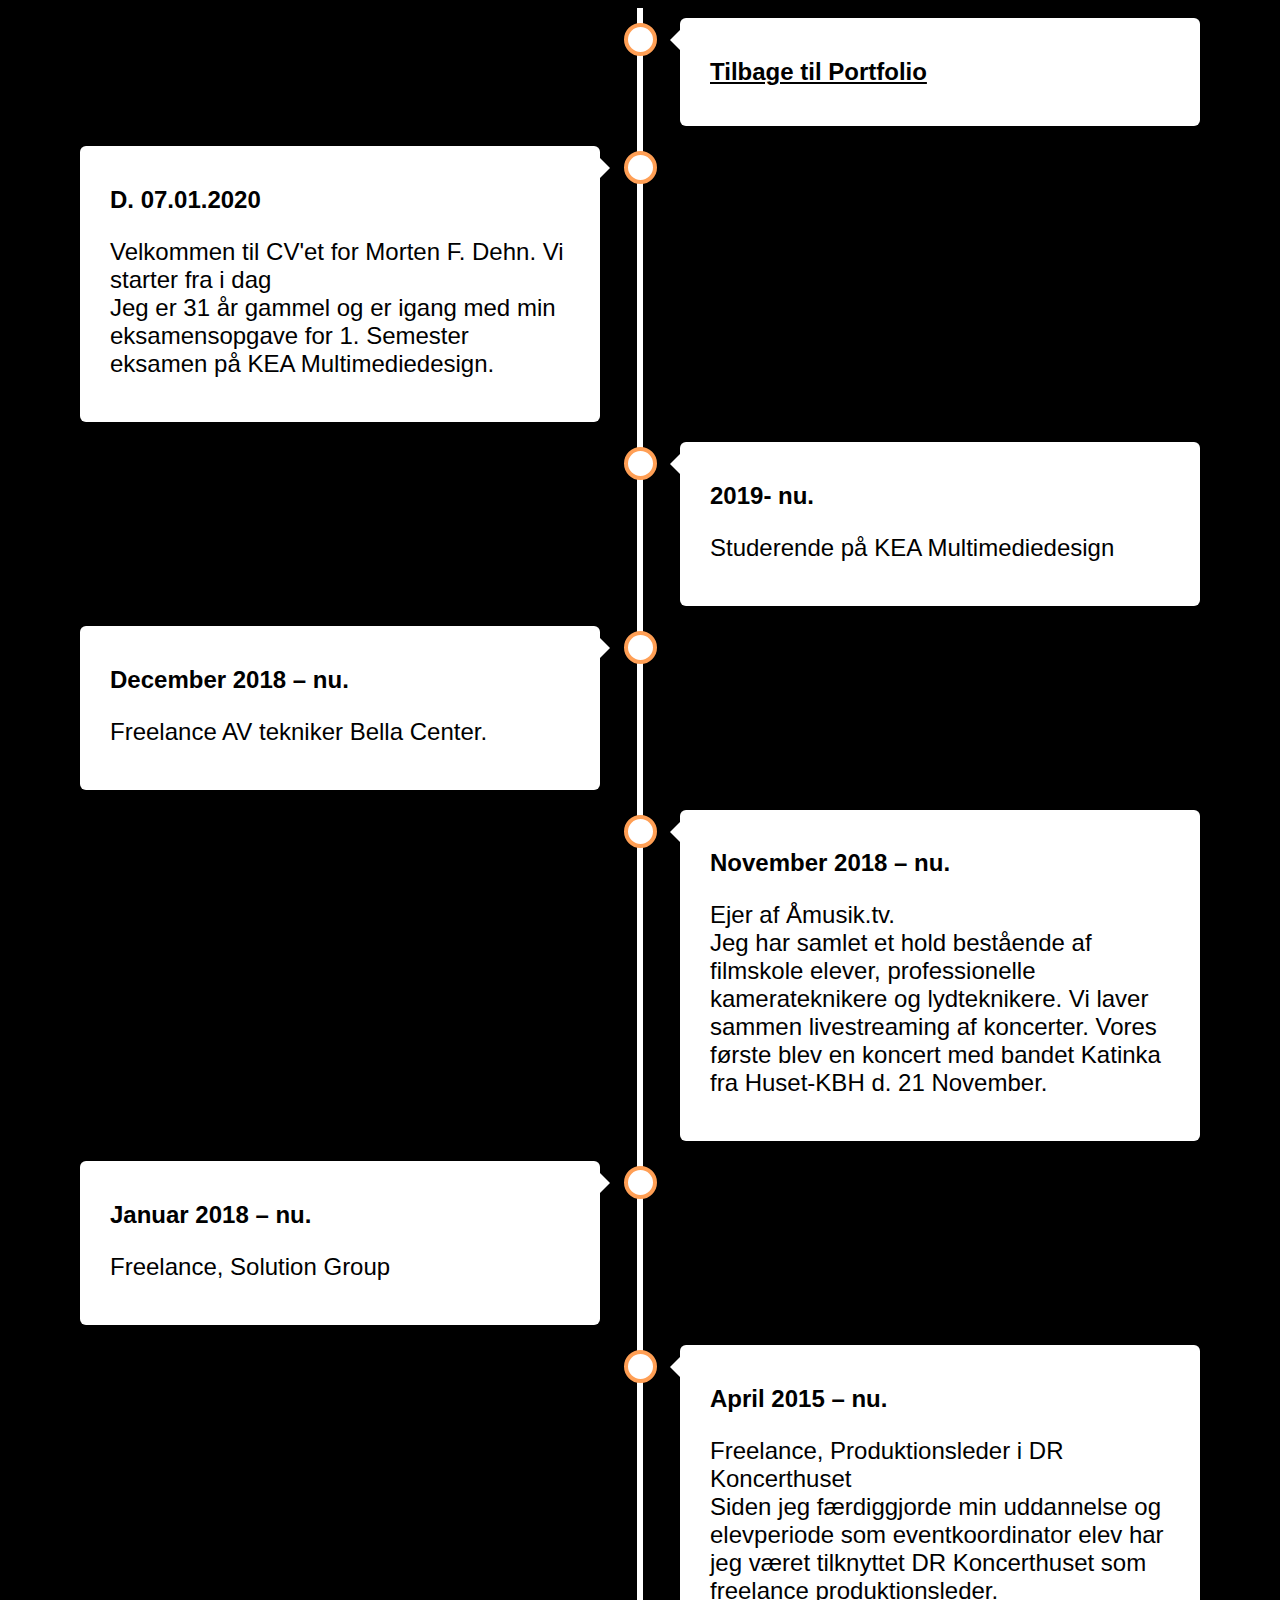
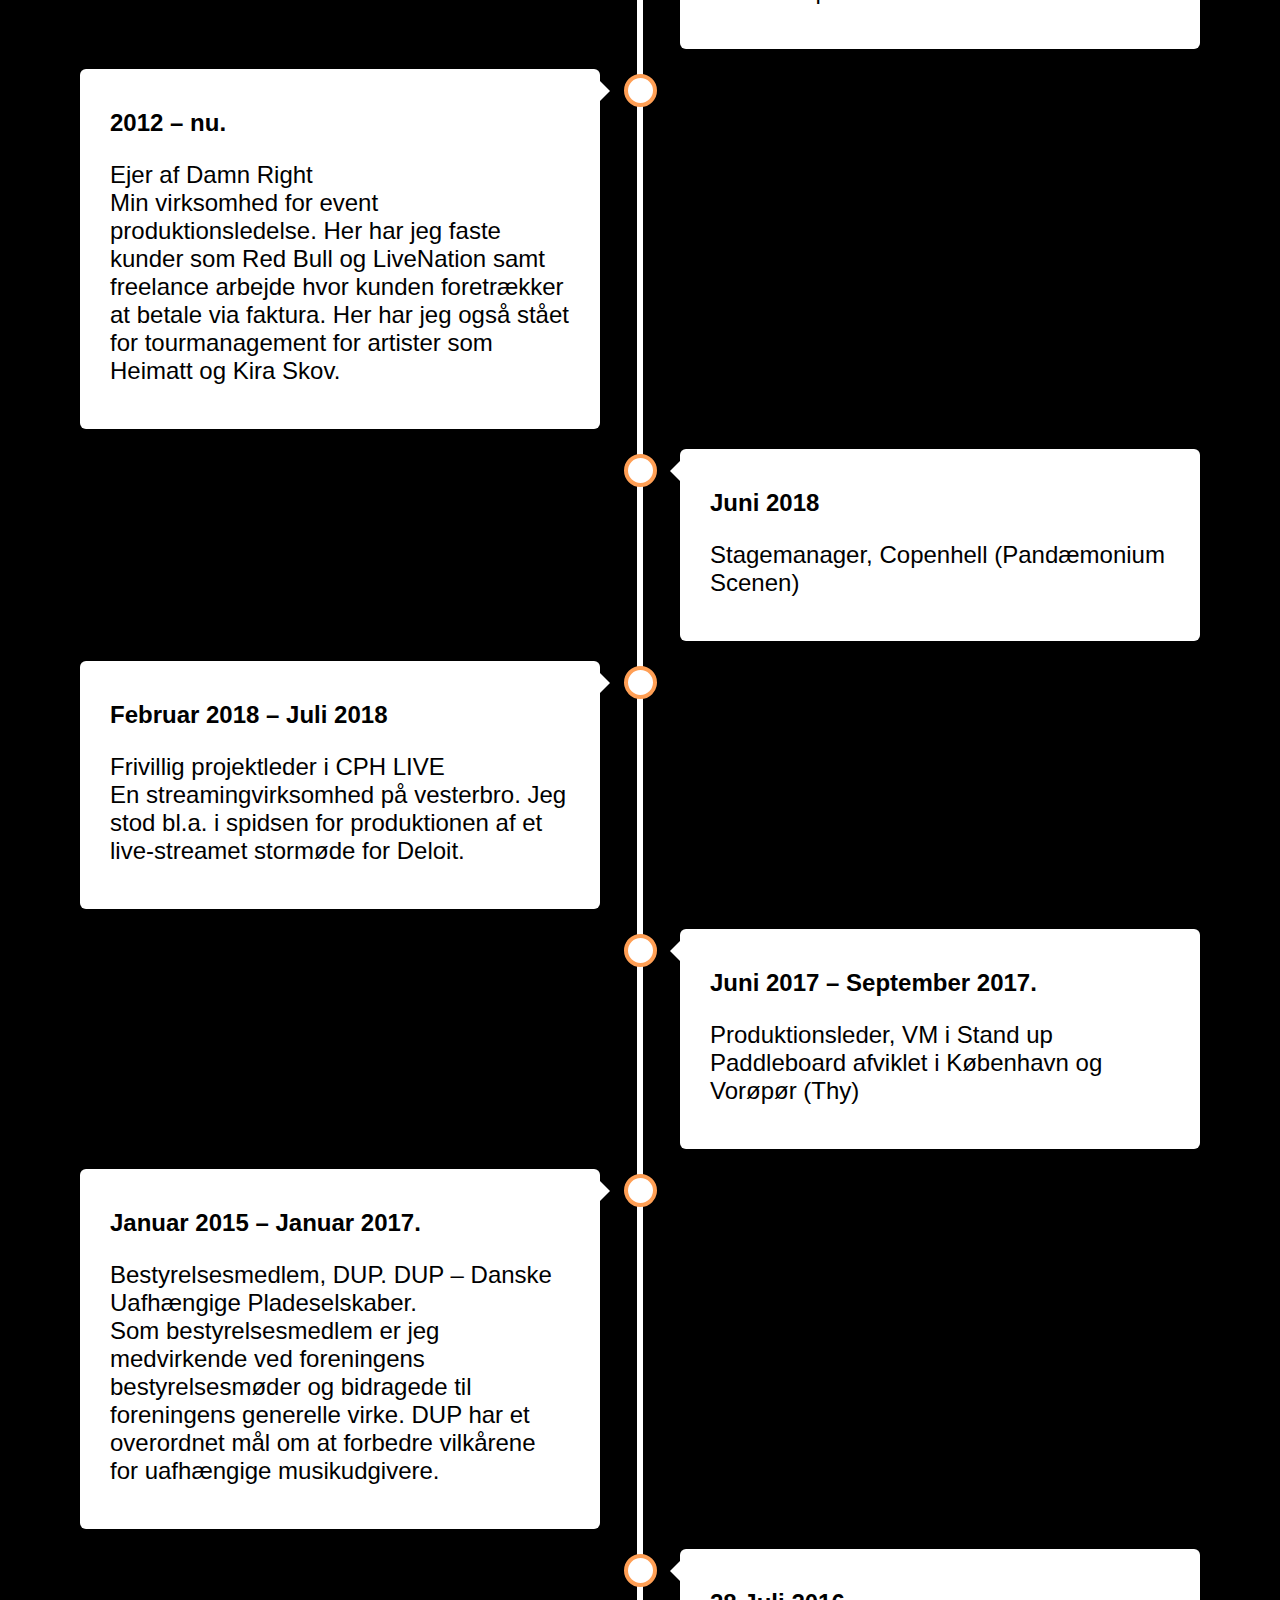
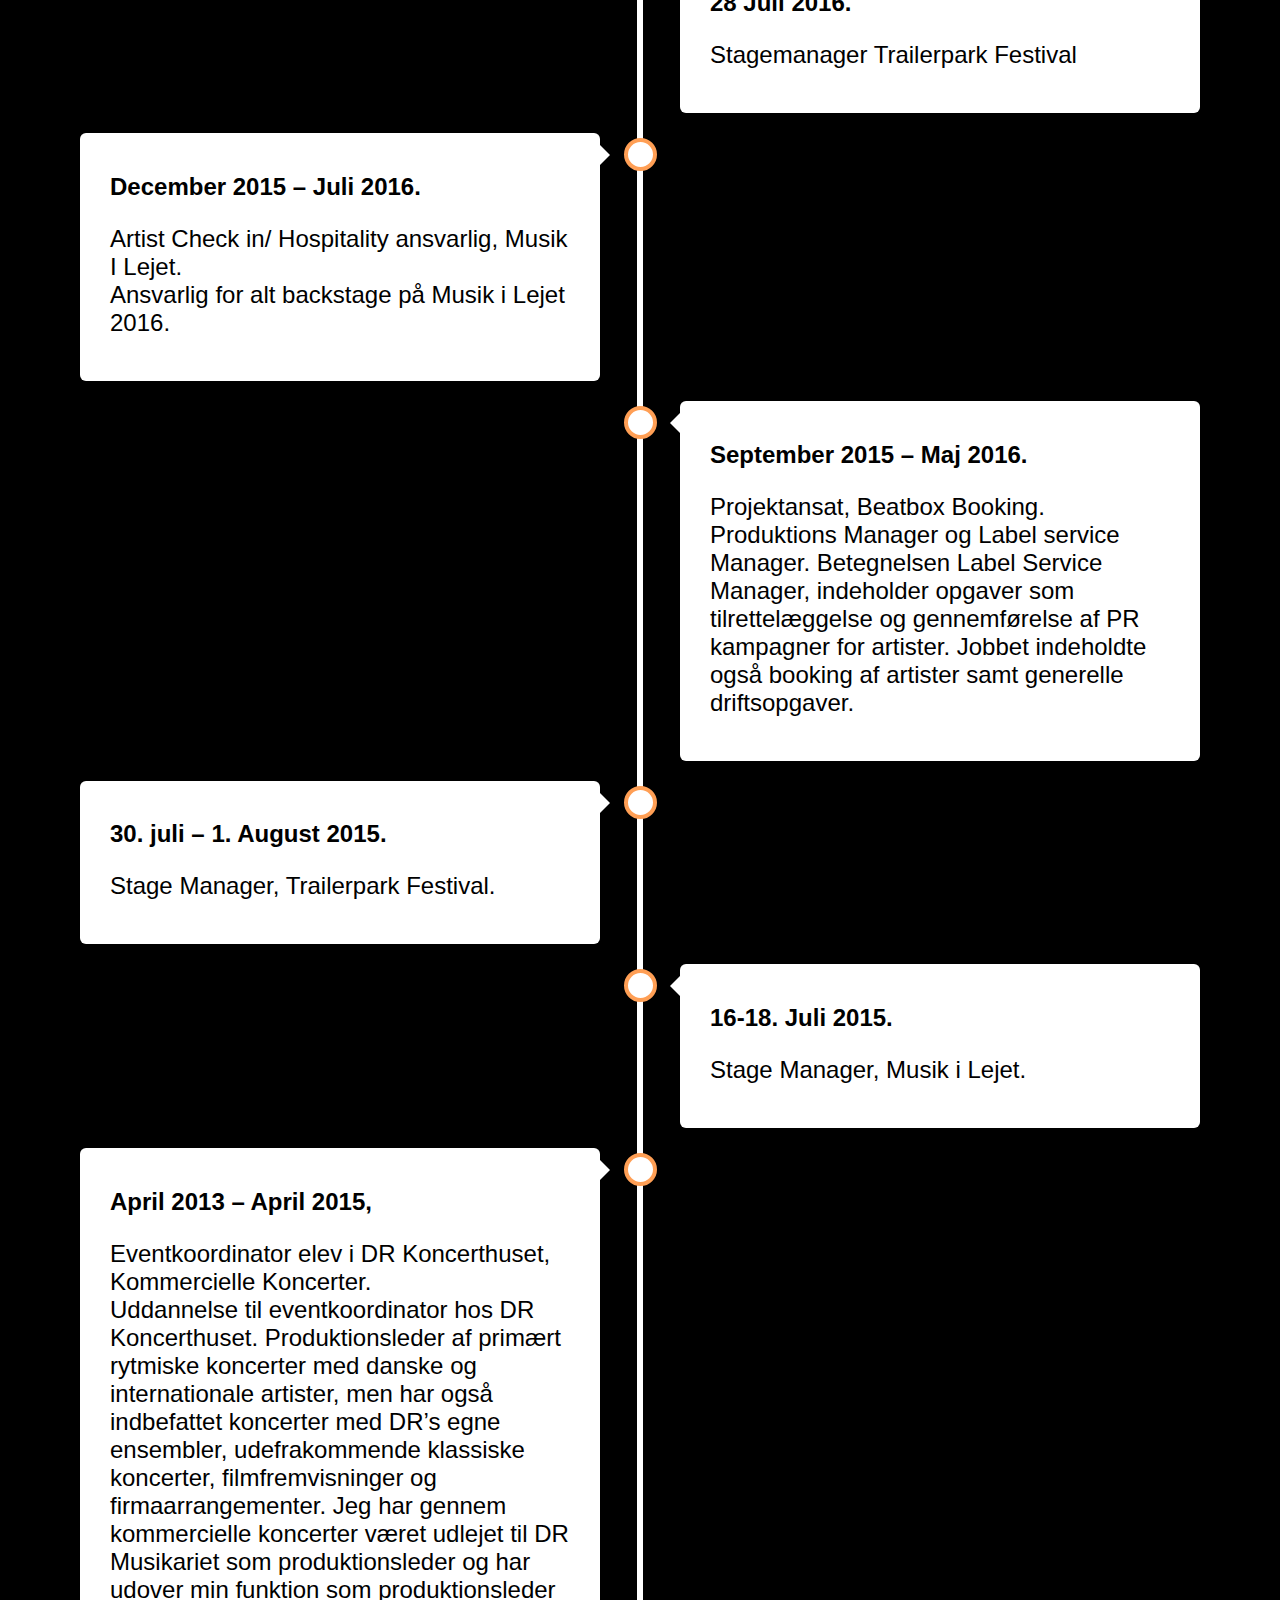
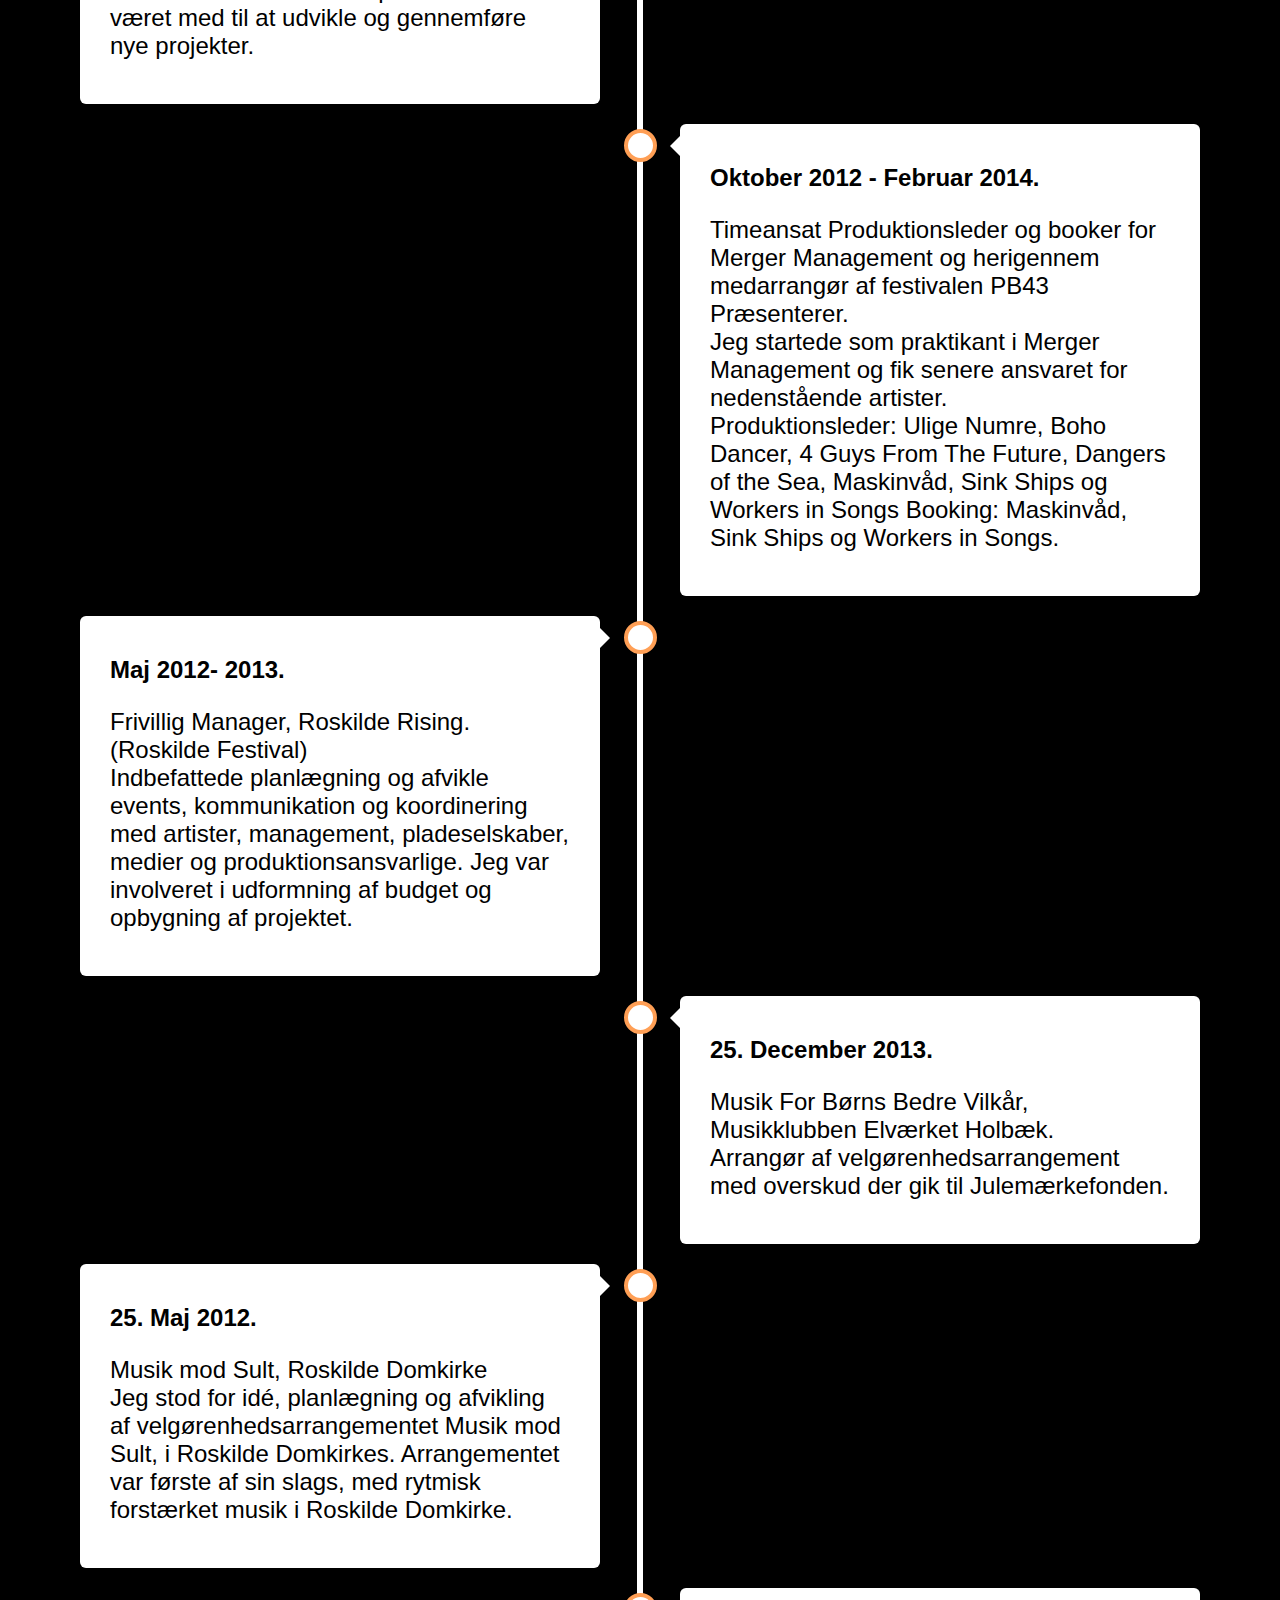
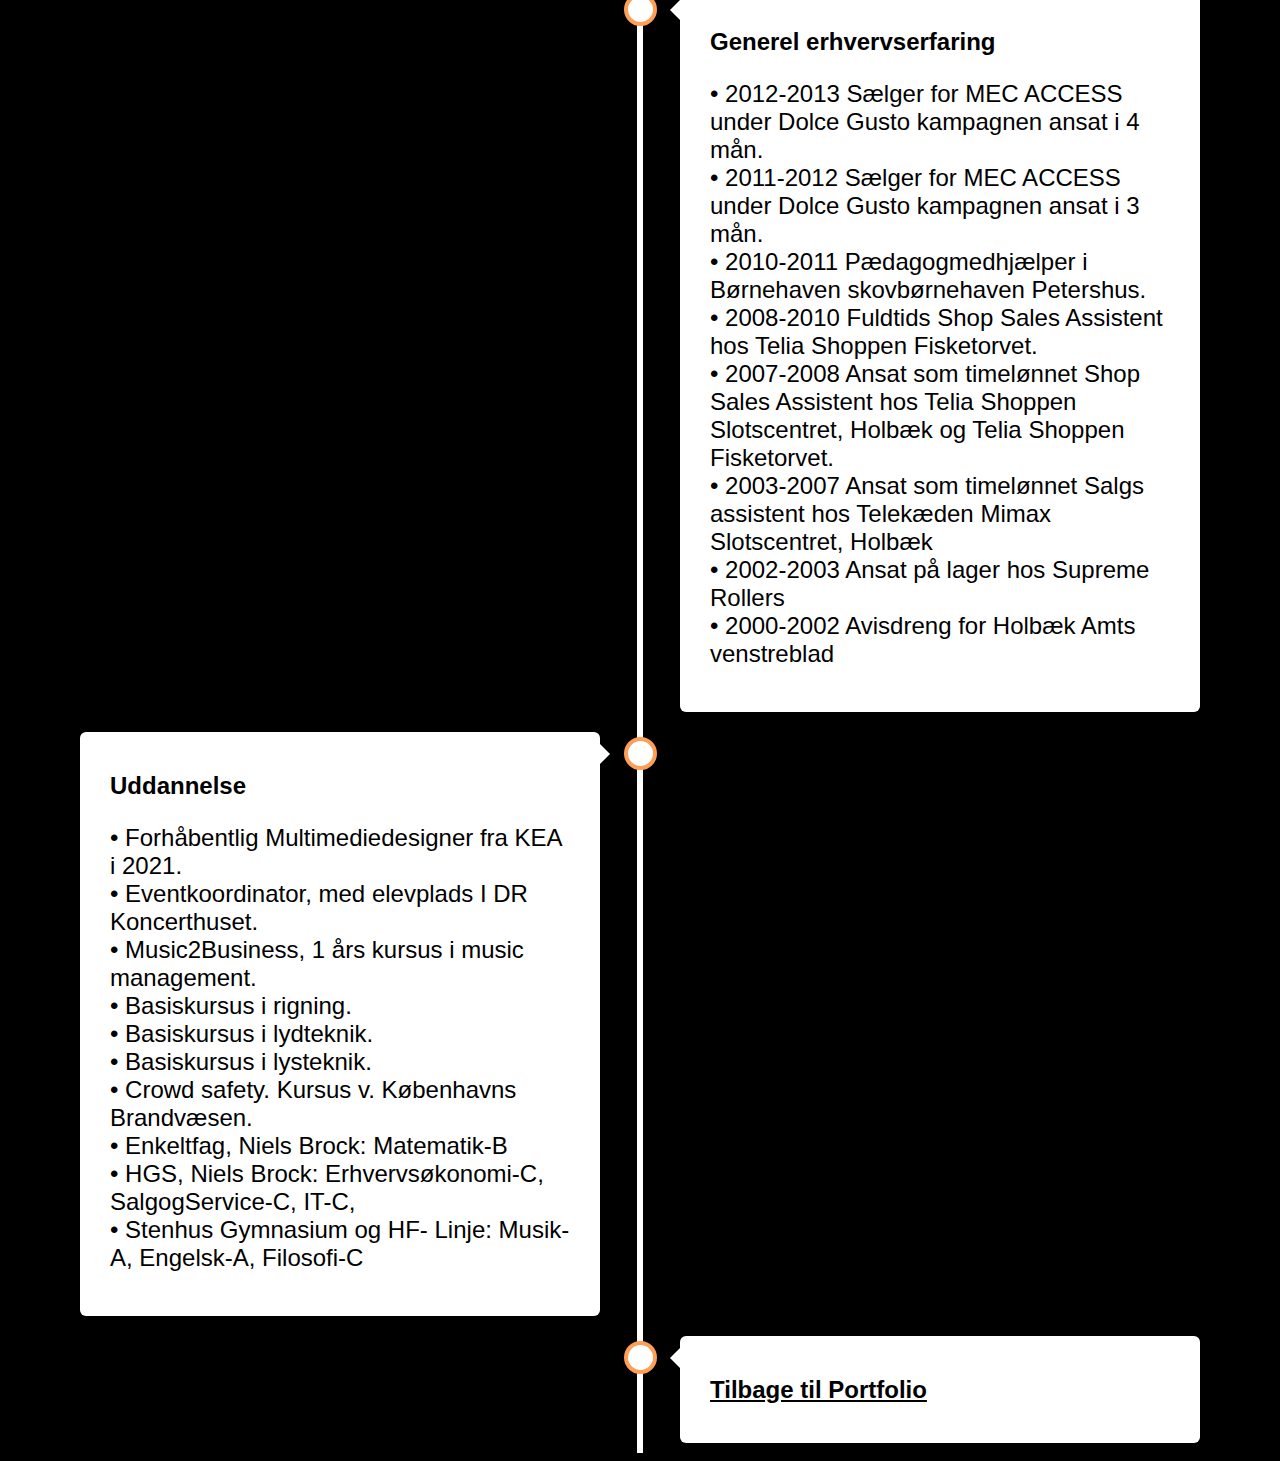
<file: cv.html>
<!DOCTYPE html>
<html lang="da">

<head>
    <meta charset="utf-8">
    <meta name="viewport" content="width=device-width, initial-scale=1.0">
    <title>CV</title>
    <link rel="stylesheet" href="cv.css">
</head>

<body>

    <div class="timeline">
        <div class="container right">
            <div class="content">
                <a href="velkomport.html">
                    <h2>Tilbage til Portfolio</h2>
                </a>

            </div>
        </div>
        <div class="container left">
            <div class="content">
                <h2>D. 07.01.2020</h2>
                <p>Velkommen til CV'et for Morten F. Dehn. Vi starter fra i dag
                    <br>
                    Jeg er 31 år gammel og er igang med min eksamensopgave for 1. Semester eksamen på KEA Multimediedesign.
                </p>
            </div>
        </div>
        <div class="container right">
            <div class="content">
                <h2>2019- nu.</h2>
                <p>Studerende på KEA Multimediedesign</p>
            </div>
        </div>
        <div class="container left">
            <div class="content">
                <h2>December 2018 – nu.</h2>
                <p>Freelance AV tekniker Bella Center.</p>
            </div>
        </div>
        <div class="container right">
            <div class="content">
                <h2>November 2018 – nu.</h2>
                <p>Ejer af Åmusik.tv.
                    <br>
                    Jeg har samlet et hold bestående af filmskole elever, professionelle kamerateknikere og lydteknikere. Vi laver sammen livestreaming af koncerter. Vores første blev en koncert med bandet Katinka fra Huset-KBH d. 21 November.
                </p>
            </div>
        </div>
        <div class="container left">
            <div class="content">
                <h2>Januar 2018 – nu.</h2>
                <p>Freelance, Solution Group</p>
            </div>
        </div>
        <div class="container right">
            <div class="content">
                <h2>April 2015 – nu.</h2>
                <p>Freelance, Produktionsleder i DR Koncerthuset
                    <br>
                    Siden jeg færdiggjorde min uddannelse og elevperiode som eventkoordinator elev har jeg været tilknyttet DR Koncerthuset som freelance produktionsleder.
                </p>
            </div>
        </div>
        <div class="container left">
            <div class="content">
                <h2>2012 – nu.</h2>
                <p>Ejer af Damn Right<br>
                    Min virksomhed for event produktionsledelse. Her har jeg faste kunder som Red Bull og LiveNation samt freelance arbejde hvor kunden foretrækker at betale via faktura. Her har jeg også stået for tourmanagement for artister som Heimatt og Kira Skov.
                </p>
            </div>
        </div>
        <div class="container right">
            <div class="content">
                <h2>Juni 2018</h2>
                <p>Stagemanager, Copenhell (Pandæmonium Scenen)</p>
            </div>
        </div>
        <div class="container left">
            <div class="content">
                <h2>Februar 2018 – Juli 2018</h2>
                <p>Frivillig projektleder i CPH LIVE <br>En streamingvirksomhed på vesterbro. Jeg stod bl.a. i spidsen for produktionen af et live-streamet stormøde for Deloit.

                </p>
            </div>
        </div>
        <div class="container right">
            <div class="content">
                <h2>Juni 2017 – September 2017.</h2>
                <p>Produktionsleder, VM i Stand up Paddleboard afviklet i København og Vorøpør (Thy)</p>
            </div>
        </div>
        <div class="container left">
            <div class="content">
                <h2>Januar 2015 – Januar 2017.</h2>
                <p>Bestyrelsesmedlem, DUP.
                    DUP – Danske Uafhængige Pladeselskaber. <br>
                    Som bestyrelsesmedlem er jeg medvirkende ved foreningens bestyrelsesmøder og bidragede til foreningens generelle virke. DUP har et overordnet mål om at forbedre vilkårene for uafhængige musikudgivere.
                </p>
            </div>
        </div>
        <div class="container right">
            <div class="content">
                <h2>28 Juli 2016. </h2>
                <p>Stagemanager Trailerpark Festival</p>
            </div>
        </div>
        <div class="container left">
            <div class="content">
                <h2>December 2015 – Juli 2016. </h2>
                <p>Artist Check in/ Hospitality ansvarlig, Musik I Lejet.<br>
                    Ansvarlig for alt backstage på Musik i Lejet 2016.
                </p>
            </div>
        </div>

        <div class="container right">
            <div class="content">
                <h2>September 2015 – Maj 2016.</h2>
                <p>Projektansat, Beatbox Booking.
                    Produktions Manager og Label service Manager. Betegnelsen Label Service Manager, indeholder opgaver som tilrettelæggelse og gennemførelse af PR kampagner for artister. Jobbet indeholdte også booking af artister samt generelle driftsopgaver.</p>
            </div>
        </div>
        <div class="container left">
            <div class="content">
                <h2>30. juli – 1. August 2015.</h2>
                <p>
                    Stage Manager, Trailerpark Festival.
                </p>
            </div>
        </div>
        <div class="container right">
            <div class="content">
                <h2>16-18. Juli 2015.</h2>
                <p>Stage Manager, Musik i Lejet.</p>
            </div>
        </div>
        <div class="container left">
            <div class="content">
                <h2>April 2013 – April 2015, </h2>
                <p>
                    Eventkoordinator elev i DR Koncerthuset, Kommercielle Koncerter.<br>
                    Uddannelse til eventkoordinator hos DR Koncerthuset. Produktionsleder af primært rytmiske koncerter med danske og internationale artister, men har også indbefattet koncerter med DR’s egne ensembler, udefrakommende klassiske koncerter, filmfremvisninger og firmaarrangementer. Jeg har gennem kommercielle koncerter været udlejet til DR Musikariet som produktionsleder og har udover min funktion som produktionsleder været med til at udvikle og gennemføre nye projekter.
                </p>
            </div>
        </div>
        <div class="container right">
            <div class="content">
                <h2>Oktober 2012 - Februar 2014.</h2>
                <p> Timeansat Produktionsleder og booker for Merger Management og herigennem medarrangør af festivalen PB43 Præsenterer.<br>
                    Jeg startede som praktikant i Merger Management og fik senere ansvaret for nedenstående artister.<br>
                    Produktionsleder:
                    Ulige Numre, Boho Dancer, 4 Guys From The Future, Dangers of the Sea, Maskinvåd, Sink Ships og Workers in Songs
                    Booking:
                    Maskinvåd, Sink Ships og Workers in Songs.</p>
            </div>
        </div>
        <div class="container left">
            <div class="content">
                <h2>Maj 2012- 2013.</h2>
                <p>
                    Frivillig Manager, Roskilde Rising. (Roskilde Festival)<br>
                    Indbefattede planlægning og afvikle events, kommunikation og koordinering med artister, management, pladeselskaber, medier og produktionsansvarlige. Jeg var involveret i udformning af budget og opbygning af projektet.
                </p>
            </div>
        </div>
        <div class="container right">
            <div class="content">
                <h2>25. December 2013.</h2>
                <p>Musik For Børns Bedre Vilkår, Musikklubben Elværket Holbæk.<br>
                    Arrangør af velgørenhedsarrangement med overskud der gik til Julemærkefonden.</p>
            </div>
        </div>

        <div class="container left">
            <div class="content">
                <h2>25. Maj 2012. </h2>
                <p>
                    Musik mod Sult, Roskilde Domkirke<br>
                    Jeg stod for idé, planlægning og afvikling af velgørenhedsarrangementet Musik mod Sult, i Roskilde Domkirkes. Arrangementet var første af sin slags, med rytmisk forstærket musik i Roskilde Domkirke.
                </p>
            </div>
        </div>
        <div class="container right">
            <div class="content">
                <h2>Generel erhvervserfaring
                </h2>
                <p>• 2012-2013 Sælger for MEC ACCESS under Dolce Gusto kampagnen ansat i 4 mån.<br>
                    • 2011-2012 Sælger for MEC ACCESS under Dolce Gusto kampagnen ansat i 3 mån.<br>
                    • 2010-2011 Pædagogmedhjælper i Børnehaven skovbørnehaven Petershus.<br>
                    • 2008-2010 Fuldtids Shop Sales Assistent hos Telia Shoppen Fisketorvet.<br>
                    • 2007-2008 Ansat som timelønnet Shop Sales Assistent hos Telia Shoppen Slotscentret, Holbæk og Telia Shoppen Fisketorvet.<br>
                    • 2003-2007 Ansat som timelønnet Salgs assistent hos Telekæden Mimax Slotscentret, Holbæk<br>
                    • 2002-2003 Ansat på lager hos Supreme Rollers<br>
                    • 2000-2002 Avisdreng for Holbæk Amts venstreblad</p>
            </div>
        </div>
        <div class="container left">
            <div class="content">
                <h2>Uddannelse
                </h2>
                <p>
                    • Forhåbentlig Multimediedesigner fra KEA i 2021.<br>
                    • Eventkoordinator, med elevplads I DR Koncerthuset.<br>
                    • Music2Business, 1 års kursus i music management.<br>
                    • Basiskursus i rigning.<br>
                    • Basiskursus i lydteknik.<br>
                    • Basiskursus i lysteknik.<br>
                    • Crowd safety. Kursus v. Københavns Brandvæsen.<br>
                    • Enkeltfag, Niels Brock: Matematik-B<br>
                    • HGS, Niels Brock: Erhvervsøkonomi-C, SalgogService-C, IT-C,<br>
                    • Stenhus Gymnasium og HF- Linje: Musik-A, Engelsk-A, Filosofi-C<br>
                </p>
            </div>
        </div>
        <div class="container right">
            <div class="content">
                <a href="velkomport.html">
                    <h2>Tilbage til Portfolio</h2>
                </a>

            </div>
        </div>

    </div>


</body>

</html>
</file>
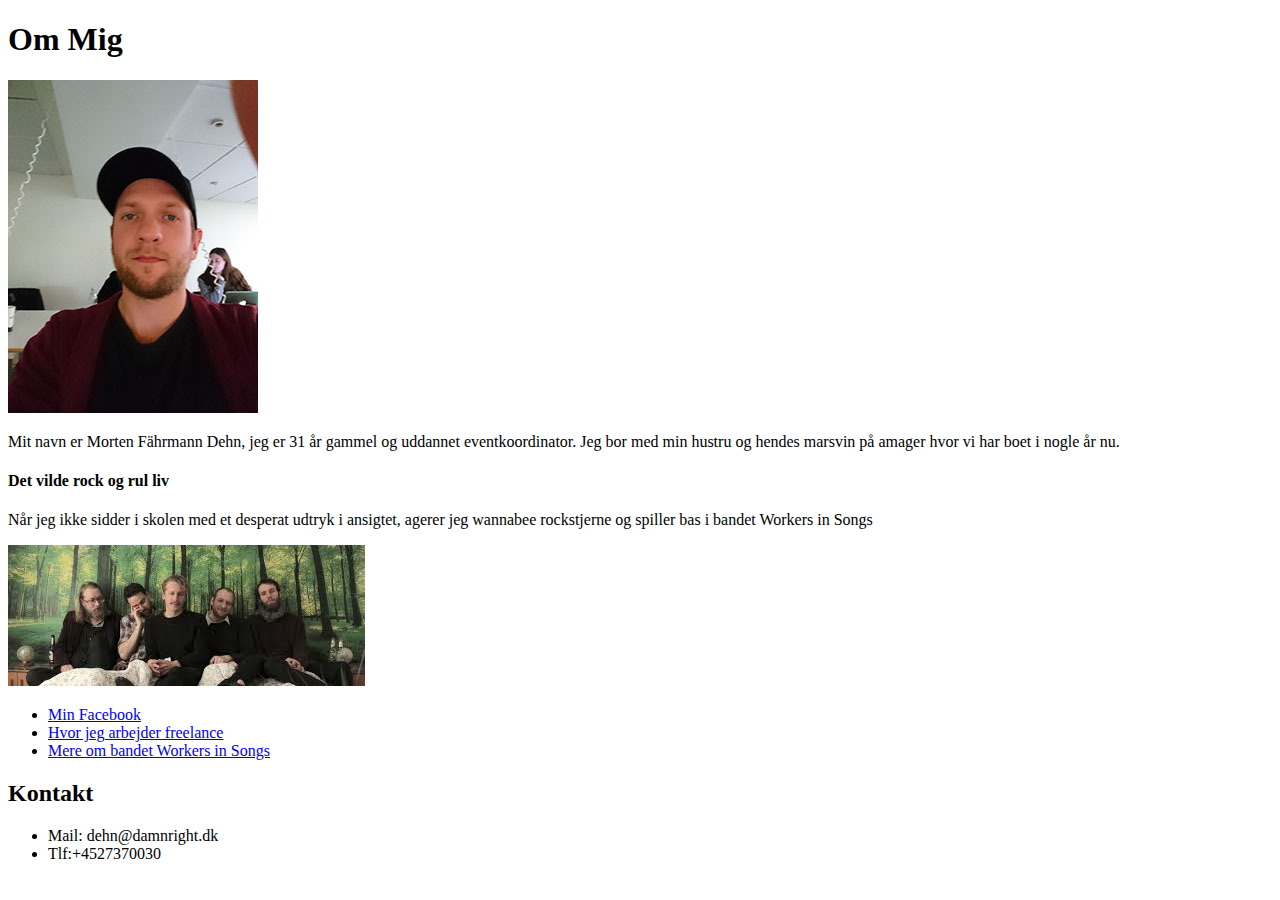
<file: 02_02_01_visitkort/visitkort.html>
<!DOCTYPE html>
<html lang="da">

<head>
    <meta charset="utf-8">
    <meta name="viewport" content="width=device-width, initial-scale=1.0">
    <title>DamnRight</title>
</head>

<body>
    <h1>Om Mig</h1>
    <img src="selvportraet.JPG" alt="Morten Fährmann Dehn">
    <p>Mit navn er Morten Fährmann Dehn, jeg er 31 år gammel og uddannet eventkoordinator. Jeg bor med min hustru og hendes marsvin på amager hvor vi har boet i nogle år nu.
        <h4>Det vilde rock og rul liv</h4>
            <p>Når jeg ikke sidder i skolen med et desperat udtryk i ansigtet, agerer jeg wannabee rockstjerne og spiller bas i bandet Workers in Songs</p>
                <img src="illustrerende_billede.jpg" alt="Mit Band">
    <ul>
    <li><a  href="https://www.facebook.com/morten.dehn
              ">Min Facebook</a></li>
    <li><a  href="https://drkoncerthuset.dk/venue/koncertsalen/
              ">Hvor jeg arbejder freelance</a></li>
    <li><a  href="http://workersinsongs.com/
              ">Mere om bandet Workers in Songs</a></li>
    </ul>
    <h2>Kontakt</h2>
    <ul>
    <li>Mail: dehn@damnright.dk</li>
    <li>Tlf:+4527370030</li></ul>
</body>

</html>
</file>
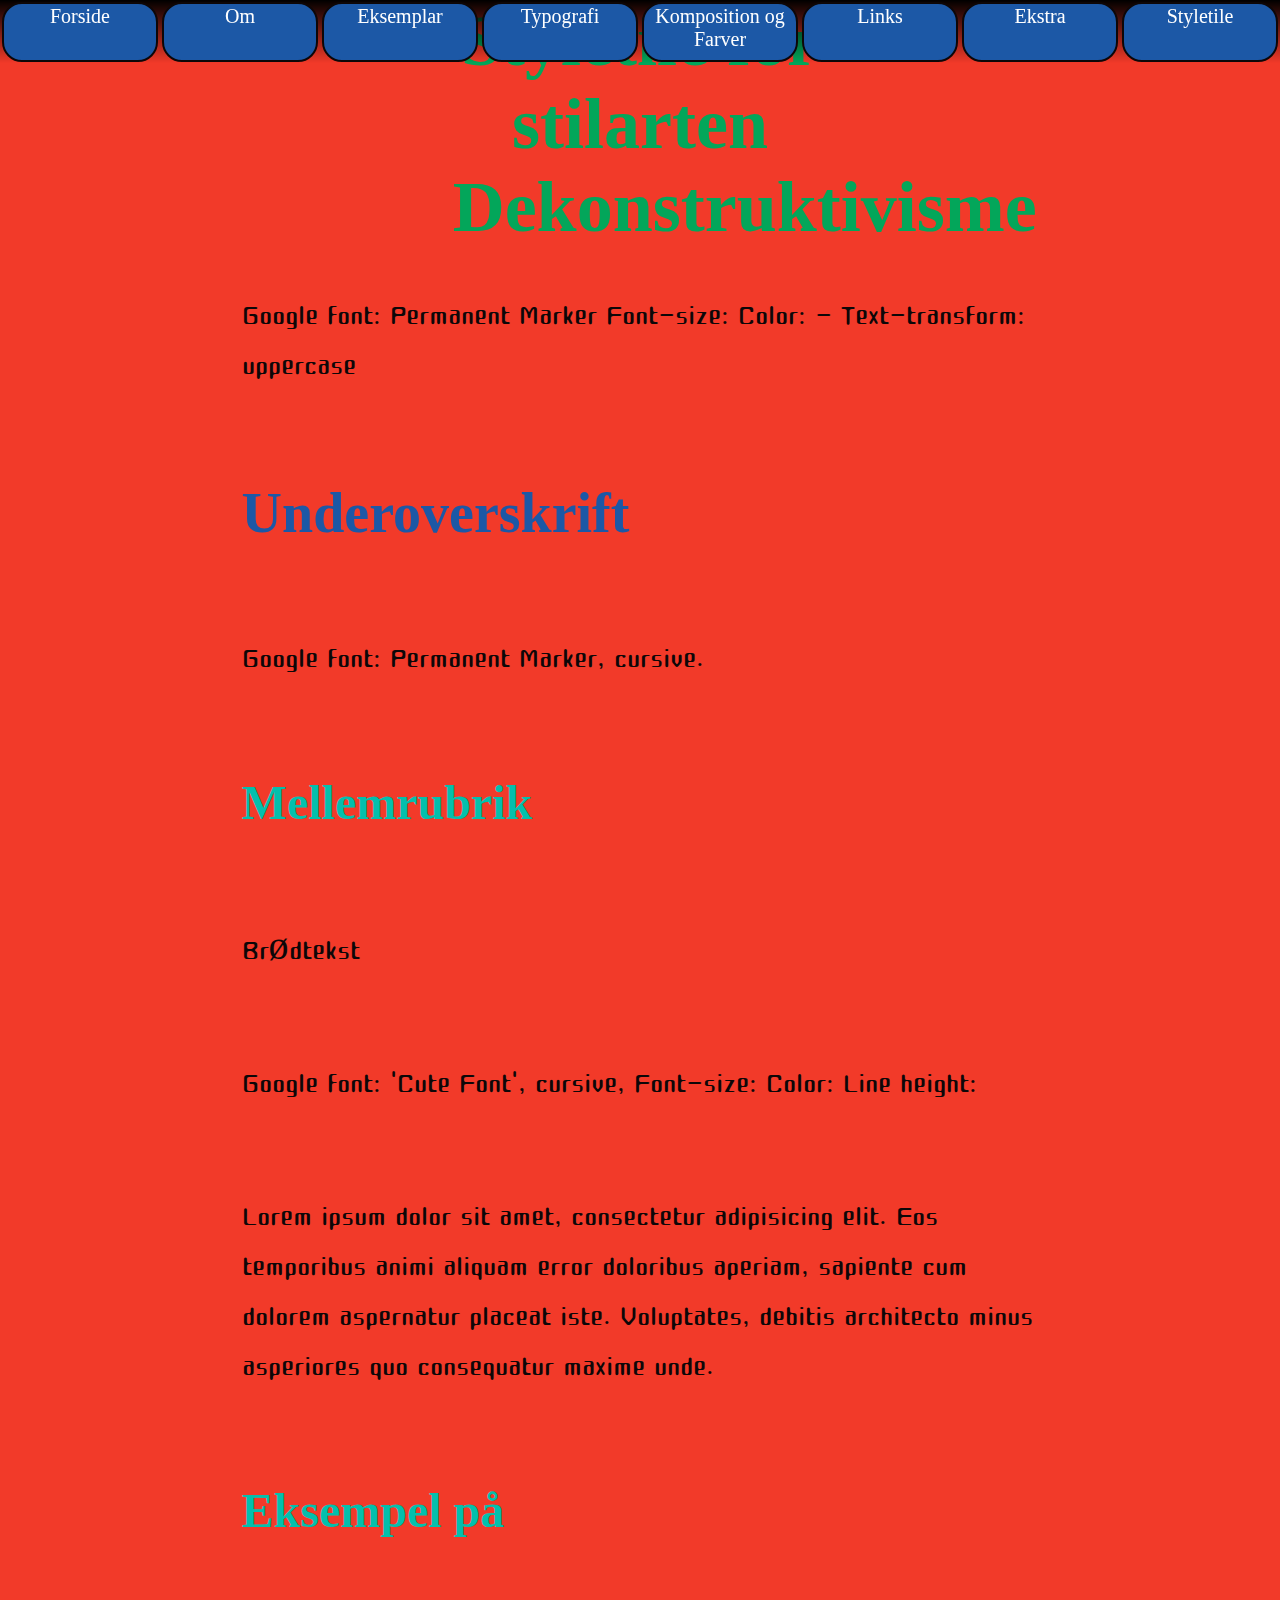
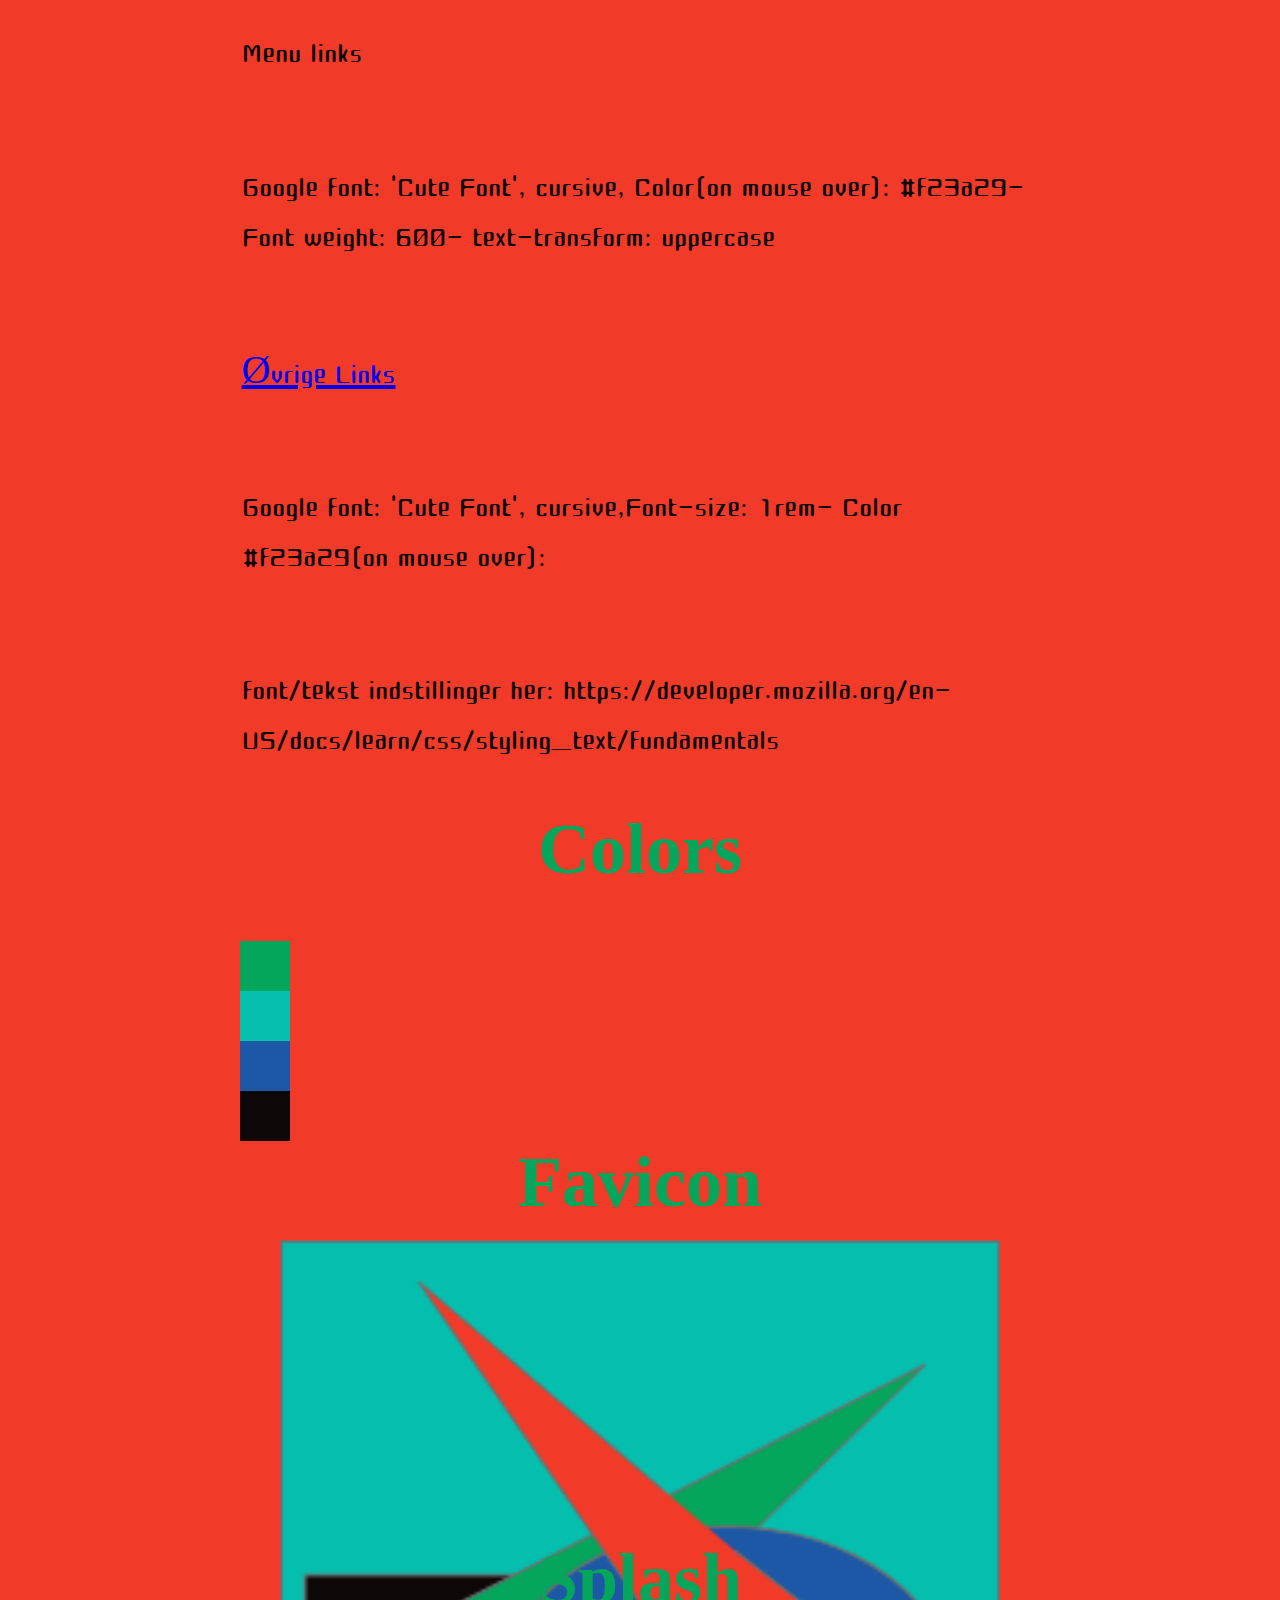
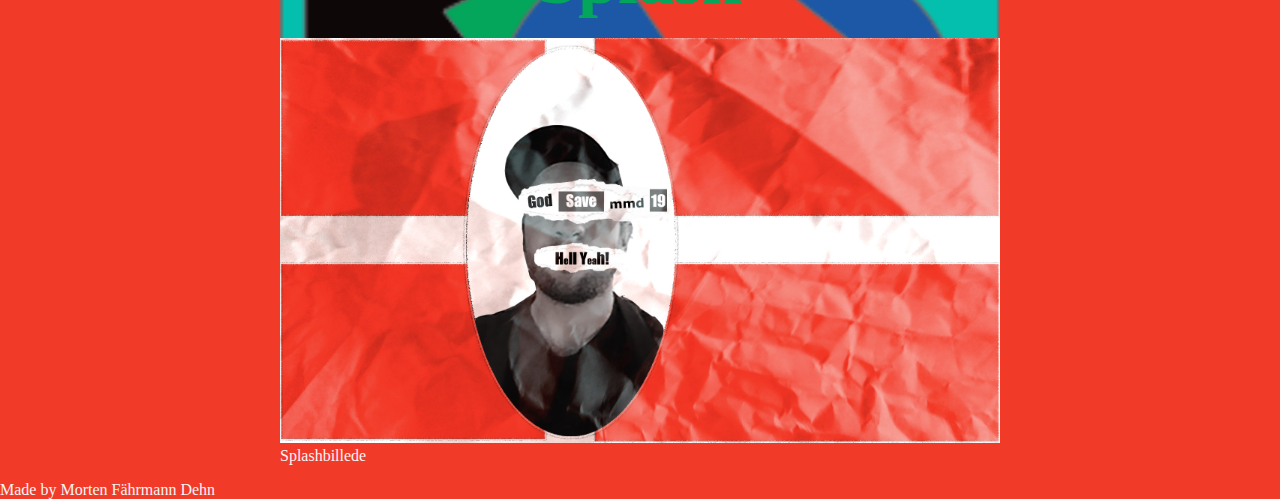
<file: 02_04_01_responsive_site_v2/styletile.html>
<!DOCTYPE html>
<html lang="">

<head>
    <meta charset="utf-8">
    <meta name="viewport" content="width=device-width, initial-scale=1.0">
    <title>Styletile</title>
    <link rel="stylesheet" href="stilartsite_v2.css">
    <link href="https://fonts.googleapis.com/css?family=Cute+Font|Permanent+Marker|Special+Elite&display=swap" rel="stylesheet" href="stilartsite_v2.css">
</head>

<body>
    <header>
        <nav>
            <a href="index.html#splash">Forside</a>
            <a href="index.html#om">Om</a>
            <a href="index.html#eksempler">Eksemplar</a>
            <a href="index.html#typografi">Typografi</a>
            <a href="index.html#komposition_farver">Komposition og Farver</a>
            <a href="index.html#links">Links</a>
            <a href="index.html#ekstra">Ekstra</a>
            <a href="#styletile">Styletile</a>
        </nav>
    </header>

    <section id="styletile">
        <h1>
            Styletile for stilarten Dekonstruktivisme
        </h1>
        <p>
            Google font: Permanent Marker Font-size: Color: - Text-transform: uppercase
        </p>
        <div class="sectionwrapper">
            <h2>
                Underoverskrift
            </h2>
            <p>
                Google font: Permanent Marker, cursive.
            </p>
            <h3>
                Mellemrubrik
            </h3>
            <p>Brødtekst</p>
            <p>Google font: 'Cute Font', cursive, Font-size: Color: Line height:</p>
            <p>Lorem ipsum dolor sit amet, consectetur adipisicing elit. Eos temporibus animi aliquam error doloribus aperiam, sapiente cum dolorem aspernatur placeat iste. Voluptates, debitis architecto minus asperiores quo consequatur maxime unde.
            </p>
            <h3>Eksempel på</h3>

            <p>
                <a>Menu links</a>
            </p>
            <div clas="upperc">
                <p>Google font: 'Cute Font', cursive, Color(on mouse over): #f23a29- Font weight: 600- text-transform: uppercase
                </p>
            </div>
            <p>
                <a href="#" alt="Øvrige Links">Øvrige Links</a>
            </p>
            <p>Google font: 'Cute Font', cursive,Font-size: 1rem- Color #f23a29(on mouse over): </p>
            <p>font/tekst indstillinger her: https://developer.mozilla.org/en-US/docs/learn/css/styling_text/fundamentals</p>
            <div class="colors">
                <h1>
                    Colors
                </h1>
                <div class="farve_1">
                </div>
                <div class="farve_2">
                </div>
                <div class="farve_3">
                </div>
                <div class="farve_4">
                </div>
                <div class="farve_5">
                </div>
            </div>

            <h1>Favicon</h1>
            <figure>
                <img src="stylepics/ikon_v2.png" alt="Favicon">
                <figcaption>Ikon</figcaption>
            </figure>

            <h1>Splash</h1>
            <figure>
                <img src="stylepics/ide_3_v3.jpg" alt="Splashbillede">
                <figcaption>Splashbillede</figcaption>
            </figure>
        </div>
    </section>
    <footer>
        Made by Morten Fährmann Dehn
    </footer>
</body>

</html>
</file>
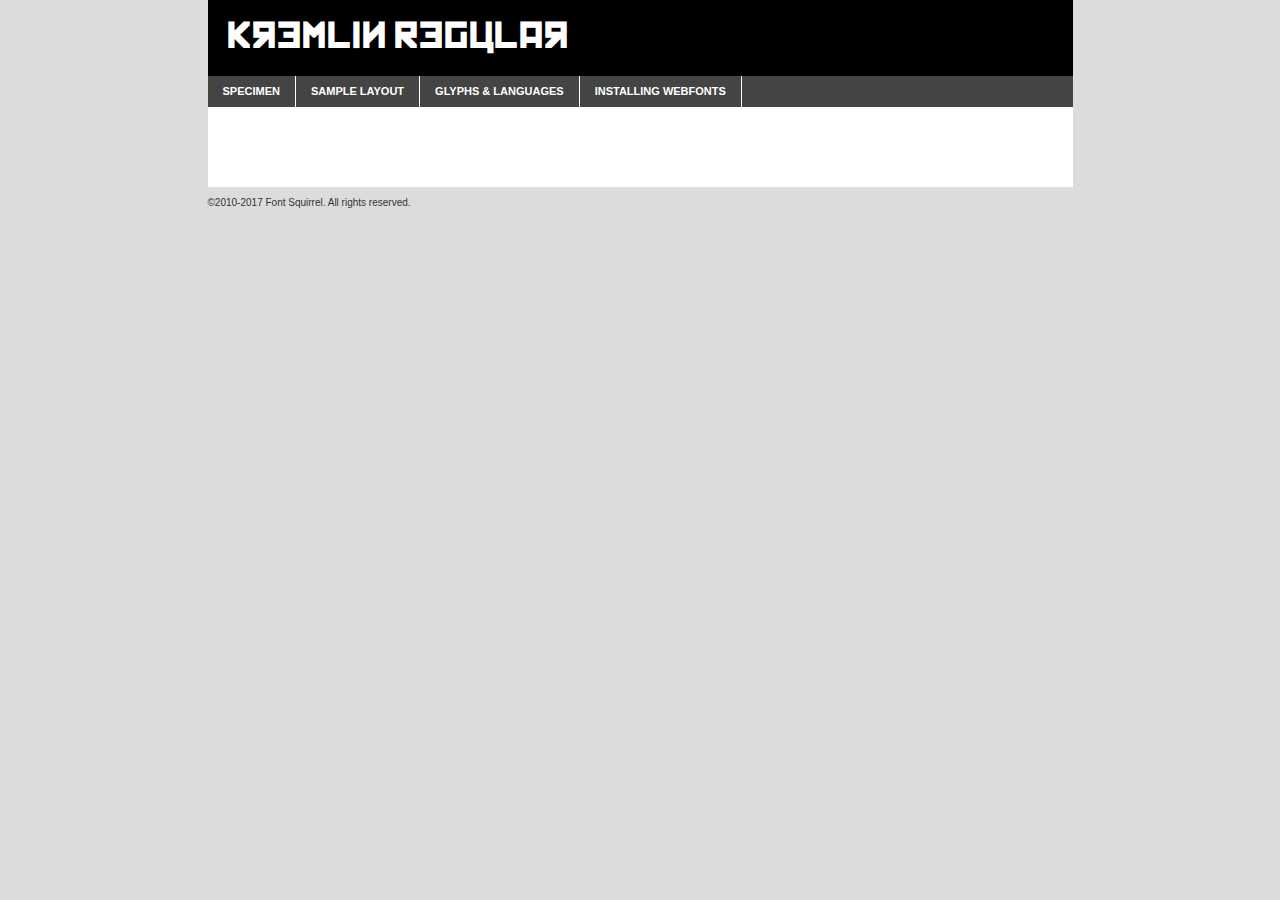
<file: 02_04_01_responsive_site_v2/fonts/kremlin-demo.html>
<!DOCTYPE html PUBLIC "-//W3C//DTD XHTML 1.0 Transitional//EN"
	"http://www.w3.org/TR/xhtml1/DTD/xhtml1-transitional.dtd">

<html xmlns="http://www.w3.org/1999/xhtml" xml:lang="en" lang="en">
<head>
	<meta http-equiv="Content-Type" content="text/html; charset=utf-8" />
	<script src="http://ajax.googleapis.com/ajax/libs/jquery/1.7.2/jquery.min.js" type="text/javascript" charset="utf-8"></script>
	<script type="text/javascript">
	(function($){$.fn.easyTabs=function(option){var param=jQuery.extend({fadeSpeed:"fast",defaultContent:1,activeClass:'active'},option);$(this).each(function(){var thisId="#"+this.id;if(param.defaultContent==''){param.defaultContent=1;}
	if(typeof param.defaultContent=="number")
	{var defaultTab=$(thisId+" .tabs li:eq("+(param.defaultContent-1)+") a").attr('href').substr(1);}else{var defaultTab=param.defaultContent;}
	$(thisId+" .tabs li a").each(function(){var tabToHide=$(this).attr('href').substr(1);$("#"+tabToHide).addClass('easytabs-tab-content');});hideAll();changeContent(defaultTab);function hideAll(){$(thisId+" .easytabs-tab-content").hide();}
	function changeContent(tabId){hideAll();$(thisId+" .tabs li").removeClass(param.activeClass);$(thisId+" .tabs li a[href=#"+tabId+"]").closest('li').addClass(param.activeClass);if(param.fadeSpeed!="none")
	{$(thisId+" #"+tabId).fadeIn(param.fadeSpeed);}else{$(thisId+" #"+tabId).show();}}
	$(thisId+" .tabs li").click(function(){var tabId=$(this).find('a').attr('href').substr(1);changeContent(tabId);return false;});});}})(jQuery);
	</script>
	<link rel="stylesheet" href="specimen_files/specimen_stylesheet.css" type="text/css" charset="utf-8" />
	<link rel="stylesheet" href="stylesheet.css" type="text/css" charset="utf-8" />

	<style type="text/css">
					body{
				font-family: 'kremlinregular';
							}
		</style>

	<title>Kremlin Regular Specimen</title>


	<script type="text/javascript" charset="utf-8">
		$(document).ready(function() {
			$('#container').easyTabs({defaultContent:1});
		});
	</script>
</head>

<body>
<div id="container">
	<div id="header">
		Kremlin Regular	</div>
	<ul class="tabs">
		<li><a href="#specimen">Specimen</a></li>
		<li><a href="#layout">Sample Layout</a></li>
				<li><a href="#glyphs">Glyphs &amp; Languages</a></li>
		<li><a href="#installing">Installing Webfonts</a></li>

	</ul>

	<div id="main_content">


			<div id="specimen">

				<div class="section">
					<div class="grid12 firstcol">
						<div class="huge">AaBb</div>
					</div>
				</div>

				<div class="section">
					<div class="glyph_range">A&#x200B;B&#x200b;C&#x200b;D&#x200b;E&#x200b;F&#x200b;G&#x200b;H&#x200b;I&#x200b;J&#x200b;K&#x200b;L&#x200b;M&#x200b;N&#x200b;O&#x200b;P&#x200b;Q&#x200b;R&#x200b;S&#x200b;T&#x200b;U&#x200b;V&#x200b;W&#x200b;X&#x200b;Y&#x200b;Z&#x200b;a&#x200b;b&#x200b;c&#x200b;d&#x200b;e&#x200b;f&#x200b;g&#x200b;h&#x200b;i&#x200b;j&#x200b;k&#x200b;l&#x200b;m&#x200b;n&#x200b;o&#x200b;p&#x200b;q&#x200b;r&#x200b;s&#x200b;t&#x200b;u&#x200b;v&#x200b;w&#x200b;x&#x200b;y&#x200b;z&#x200b;1&#x200b;2&#x200b;3&#x200b;4&#x200b;5&#x200b;6&#x200b;7&#x200b;8&#x200b;9&#x200b;0&#x200b;&amp;&#x200b;.&#x200b;,&#x200b;?&#x200b;!&#x200b;&#64;&#x200b;(&#x200b;)&#x200b;#&#x200b;$&#x200b;%&#x200b;*&#x200b;+&#x200b;-&#x200b;=&#x200b;:&#x200b;;</div>
				</div>
				<div class="section">
					<div class="grid12 firstcol">
						<table class="sample_table">
							<tr><td>10</td><td class="size10">abcdefghijklmnopqrstuvwxyzABCDEFGHIJKLMNOPQRSTUVWXYZ0123456789abcdefghijklmnopqrstuvwxyzABCDEFGHIJKLMNOPQRSTUVWXYZ0123456789abcdefghijklmnopqrstuvwxyzABCDEFGHIJKLMNOPQRSTUVWXYZ</td></tr>
							<tr><td>11</td><td class="size11">abcdefghijklmnopqrstuvwxyzABCDEFGHIJKLMNOPQRSTUVWXYZ0123456789abcdefghijklmnopqrstuvwxyzABCDEFGHIJKLMNOPQRSTUVWXYZ0123456789abcdefghijklmnopqrstuvwxyzABCDEFGHIJKLMNOPQRSTUVWXYZ</td></tr>
							<tr><td>12</td><td class="size12">abcdefghijklmnopqrstuvwxyzABCDEFGHIJKLMNOPQRSTUVWXYZ0123456789abcdefghijklmnopqrstuvwxyzABCDEFGHIJKLMNOPQRSTUVWXYZ0123456789abcdefghijklmnopqrstuvwxyzABCDEFGHIJKLMNOPQRSTUVWXYZ</td></tr>
							<tr><td>13</td><td class="size13">abcdefghijklmnopqrstuvwxyzABCDEFGHIJKLMNOPQRSTUVWXYZ0123456789abcdefghijklmnopqrstuvwxyzABCDEFGHIJKLMNOPQRSTUVWXYZ0123456789abcdefghijklmnopqrstuvwxyzABCDEFGHIJKLMNOPQRSTUVWXYZ</td></tr>
							<tr><td>14</td><td class="size14">abcdefghijklmnopqrstuvwxyzABCDEFGHIJKLMNOPQRSTUVWXYZ0123456789abcdefghijklmnopqrstuvwxyzABCDEFGHIJKLMNOPQRSTUVWXYZ0123456789abcdefghijklmnopqrstuvwxyzABCDEFGHIJKLMNOPQRSTUVWXYZ</td></tr>
							<tr><td>16</td><td class="size16">abcdefghijklmnopqrstuvwxyzABCDEFGHIJKLMNOPQRSTUVWXYZ0123456789abcdefghijklmnopqrstuvwxyzABCDEFGHIJKLMNOPQRSTUVWXYZ</td></tr>
							<tr><td>18</td><td class="size18">abcdefghijklmnopqrstuvwxyzABCDEFGHIJKLMNOPQRSTUVWXYZ0123456789abcdefghijklmnopqrstuvwxyzABCDEFGHIJKLMNOPQRSTUVWXYZ</td></tr>
							<tr><td>20</td><td class="size20">abcdefghijklmnopqrstuvwxyzABCDEFGHIJKLMNOPQRSTUVWXYZ0123456789abcdefghijklmnopqrstuvwxyzABCDEFGHIJKLMNOPQRSTUVWXYZ</td></tr>
							<tr><td>24</td><td class="size24">abcdefghijklmnopqrstuvwxyzABCDEFGHIJKLMNOPQRSTUVWXYZ0123456789abcdefghijklmnopqrstuvwxyzABCDEFGHIJKLMNOPQRSTUVWXYZ</td></tr>
							<tr><td>30</td><td class="size30">abcdefghijklmnopqrstuvwxyzABCDEFGHIJKLMNOPQRSTUVWXYZ0123456789abcdefghijklmnopqrstuvwxyzABCDEFGHIJKLMNOPQRSTUVWXYZ</td></tr>
							<tr><td>36</td><td class="size36">abcdefghijklmnopqrstuvwxyzABCDEFGHIJKLMNOPQRSTUVWXYZ0123456789abcdefghijklmnopqrstuvwxyzABCDEFGHIJKLMNOPQRSTUVWXYZ</td></tr>
							<tr><td>48</td><td class="size48">abcdefghijklmnopqrstuvwxyzABCDEFGHIJKLMNOPQRSTUVWXYZ0123456789abcdefghijklmnopqrstuvwxyzABCDEFGHIJKLMNOPQRSTUVWXYZ</td></tr>
							<tr><td>60</td><td class="size60">abcdefghijklmnopqrstuvwxyzABCDEFGHIJKLMNOPQRSTUVWXYZ0123456789abcdefghijklmnopqrstuvwxyzABCDEFGHIJKLMNOPQRSTUVWXYZ</td></tr>
							<tr><td>72</td><td class="size72">abcdefghijklmnopqrstuvwxyzABCDEFGHIJKLMNOPQRSTUVWXYZ0123456789abcdefghijklmnopqrstuvwxyzABCDEFGHIJKLMNOPQRSTUVWXYZ</td></tr>
							<tr><td>90</td><td class="size90">abcdefghijklmnopqrstuvwxyzABCDEFGHIJKLMNOPQRSTUVWXYZ0123456789abcdefghijklmnopqrstuvwxyzABCDEFGHIJKLMNOPQRSTUVWXYZ</td></tr>
						</table>

					</div>

				</div>



								<div class="section" id="bodycomparison">


										<div id="xheight">
				<div class="fontbody">&#x25FC;&#x25FC;&#x25FC;&#x25FC;&#x25FC;&#x25FC;&#x25FC;&#x25FC;&#x25FC;&#x25FC;&#x25FC;&#x25FC;&#x25FC;&#x25FC;&#x25FC;&#x25FC;&#x25FC;&#x25FC;&#x25FC;&#x25FC;&#x25FC;&#x25FC;&#x25FC;&#x25FC;&#x25FC;&#x25FC;&#x25FC;&#x25FC;&#x25FC;&#x25FC;&#x25FC;&#x25FC;&#x25FC;&#x25FC;&#x25FC;&#x25FC;&#x25FC;&#x25FC;&#x25FC;&#x25FC;&#x25FC;&#x25FC;&#x25FC;&#x25FC;&#x25FC;&#x25FC;&#x25FC;&#x25FC;&#x25FC;&#x25FC;&#x25FC;&#x25FC;&#x25FC;&#x25FC;&#x25FC;&#x25FC;&#x25FC;&#x25FC;&#x25FC;&#x25FC;&#x25FC;&#x25FC;&#x25FC;&#x25FC;&#x25FC;&#x25FC;&#x25FC;&#x25FC;&#x25FC;&#x25FC;&#x25FC;&#x25FC;&#x25FC;&#x25FC;&#x25FC;&#x25FC;&#x25FC;&#x25FC;&#x25FC;&#x25FC;&#x25FC;&#x25FC;&#x25FC;&#x25FC;&#x25FC;&#x25FC;&#x25FC;&#x25FC;&#x25FC;&#x25FC;&#x25FC;&#x25FC;&#x25FC;&#x25FC;&#x25FC;&#x25FC;&#x25FC;&#x25FC;&#x25FC;body</div><div class="arialbody">body</div><div class="verdanabody">body</div><div class="georgiabody">body</div></div>
										<div class="fontbody" style="z-index:1">
											body<span>Kremlin Regular</span>
										</div>
										<div class="arialbody" style="z-index:1">
											body<span>Arial</span>
										</div>
										<div class="verdanabody" style="z-index:1">
											body<span>Verdana</span>
										</div>
										<div class="georgiabody" style="z-index:1">
											body<span>Georgia</span>
										</div>



								</div>


				<div class="section psample psample_row1" id="">

					<div class="grid2 firstcol">
						<p class="size10"><span>10.</span>Aenean lacinia bibendum nulla sed consectetur. Fusce dapibus, tellus ac cursus commodo, tortor mauris condimentum nibh, ut fermentum massa justo sit amet risus. Nullam id dolor id nibh ultricies vehicula ut id elit. Cum sociis natoque penatibus et magnis dis parturient montes, nascetur ridiculus mus. Nulla vitae elit libero, a pharetra augue.</p>

					</div>
					<div class="grid3">
						<p class="size11"><span>11.</span>Aenean lacinia bibendum nulla sed consectetur. Fusce dapibus, tellus ac cursus commodo, tortor mauris condimentum nibh, ut fermentum massa justo sit amet risus. Nullam id dolor id nibh ultricies vehicula ut id elit. Cum sociis natoque penatibus et magnis dis parturient montes, nascetur ridiculus mus. Nulla vitae elit libero, a pharetra augue.</p>

					</div>
					<div class="grid3">
						<p class="size12"><span>12.</span>Aenean lacinia bibendum nulla sed consectetur. Fusce dapibus, tellus ac cursus commodo, tortor mauris condimentum nibh, ut fermentum massa justo sit amet risus. Nullam id dolor id nibh ultricies vehicula ut id elit. Cum sociis natoque penatibus et magnis dis parturient montes, nascetur ridiculus mus. Nulla vitae elit libero, a pharetra augue.</p>

					</div>
					<div class="grid4">
						<p class="size13"><span>13.</span>Aenean lacinia bibendum nulla sed consectetur. Fusce dapibus, tellus ac cursus commodo, tortor mauris condimentum nibh, ut fermentum massa justo sit amet risus. Nullam id dolor id nibh ultricies vehicula ut id elit. Cum sociis natoque penatibus et magnis dis parturient montes, nascetur ridiculus mus. Nulla vitae elit libero, a pharetra augue.</p>

					</div>
					<div class="white_blend"></div>

				</div>
				<div class="section psample psample_row2" id="">
					<div class="grid3 firstcol">
						<p class="size14"><span>14.</span>Aenean lacinia bibendum nulla sed consectetur. Fusce dapibus, tellus ac cursus commodo, tortor mauris condimentum nibh, ut fermentum massa justo sit amet risus. Nullam id dolor id nibh ultricies vehicula ut id elit. Cum sociis natoque penatibus et magnis dis parturient montes, nascetur ridiculus mus. Nulla vitae elit libero, a pharetra augue.</p>

					</div>
					<div class="grid4">
						<p class="size16"><span>16.</span>Aenean lacinia bibendum nulla sed consectetur. Fusce dapibus, tellus ac cursus commodo, tortor mauris condimentum nibh, ut fermentum massa justo sit amet risus. Nullam id dolor id nibh ultricies vehicula ut id elit. Cum sociis natoque penatibus et magnis dis parturient montes, nascetur ridiculus mus. Nulla vitae elit libero, a pharetra augue.</p>

					</div>
					<div class="grid5">
						<p class="size18"><span>18.</span>Aenean lacinia bibendum nulla sed consectetur. Fusce dapibus, tellus ac cursus commodo, tortor mauris condimentum nibh, ut fermentum massa justo sit amet risus. Nullam id dolor id nibh ultricies vehicula ut id elit. Cum sociis natoque penatibus et magnis dis parturient montes, nascetur ridiculus mus. Nulla vitae elit libero, a pharetra augue.</p>

					</div>

					<div class="white_blend"></div>

				</div>

				<div class="section psample psample_row3" id="">
					<div class="grid5 firstcol">
						<p class="size20"><span>20.</span>Aenean lacinia bibendum nulla sed consectetur. Fusce dapibus, tellus ac cursus commodo, tortor mauris condimentum nibh, ut fermentum massa justo sit amet risus. Nullam id dolor id nibh ultricies vehicula ut id elit. Cum sociis natoque penatibus et magnis dis parturient montes, nascetur ridiculus mus. Nulla vitae elit libero, a pharetra augue.</p>
					</div>
					<div class="grid7">
						<p class="size24"><span>24.</span>Aenean lacinia bibendum nulla sed consectetur. Fusce dapibus, tellus ac cursus commodo, tortor mauris condimentum nibh, ut fermentum massa justo sit amet risus. Nullam id dolor id nibh ultricies vehicula ut id elit. Cum sociis natoque penatibus et magnis dis parturient montes, nascetur ridiculus mus. Nulla vitae elit libero, a pharetra augue.</p>
					</div>

					<div class="white_blend"></div>

				</div>

				<div class="section psample psample_row4" id="">
					<div class="grid12 firstcol">
						<p class="size30"><span>30.</span>Aenean lacinia bibendum nulla sed consectetur. Fusce dapibus, tellus ac cursus commodo, tortor mauris condimentum nibh, ut fermentum massa justo sit amet risus. Nullam id dolor id nibh ultricies vehicula ut id elit. Cum sociis natoque penatibus et magnis dis parturient montes, nascetur ridiculus mus. Nulla vitae elit libero, a pharetra augue.</p>
					</div>
					<div class="white_blend"></div>

				</div>



				<div class="section psample psample_row1 fullreverse">
					<div class="grid2 firstcol">
						<p class="size10"><span>10.</span>Aenean lacinia bibendum nulla sed consectetur. Fusce dapibus, tellus ac cursus commodo, tortor mauris condimentum nibh, ut fermentum massa justo sit amet risus. Nullam id dolor id nibh ultricies vehicula ut id elit. Cum sociis natoque penatibus et magnis dis parturient montes, nascetur ridiculus mus. Nulla vitae elit libero, a pharetra augue.</p>

					</div>
					<div class="grid3">
						<p class="size11"><span>11.</span>Aenean lacinia bibendum nulla sed consectetur. Fusce dapibus, tellus ac cursus commodo, tortor mauris condimentum nibh, ut fermentum massa justo sit amet risus. Nullam id dolor id nibh ultricies vehicula ut id elit. Cum sociis natoque penatibus et magnis dis parturient montes, nascetur ridiculus mus. Nulla vitae elit libero, a pharetra augue.</p>

					</div>
					<div class="grid3">
						<p class="size12"><span>12.</span>Aenean lacinia bibendum nulla sed consectetur. Fusce dapibus, tellus ac cursus commodo, tortor mauris condimentum nibh, ut fermentum massa justo sit amet risus. Nullam id dolor id nibh ultricies vehicula ut id elit. Cum sociis natoque penatibus et magnis dis parturient montes, nascetur ridiculus mus. Nulla vitae elit libero, a pharetra augue.</p>

					</div>
					<div class="grid4">
						<p class="size13"><span>13.</span>Aenean lacinia bibendum nulla sed consectetur. Fusce dapibus, tellus ac cursus commodo, tortor mauris condimentum nibh, ut fermentum massa justo sit amet risus. Nullam id dolor id nibh ultricies vehicula ut id elit. Cum sociis natoque penatibus et magnis dis parturient montes, nascetur ridiculus mus. Nulla vitae elit libero, a pharetra augue.</p>

					</div>
					<div class="black_blend"></div>

				</div>

				<div class="section psample psample_row2 fullreverse">
					<div class="grid3 firstcol">
						<p class="size14"><span>14.</span>Aenean lacinia bibendum nulla sed consectetur. Fusce dapibus, tellus ac cursus commodo, tortor mauris condimentum nibh, ut fermentum massa justo sit amet risus. Nullam id dolor id nibh ultricies vehicula ut id elit. Cum sociis natoque penatibus et magnis dis parturient montes, nascetur ridiculus mus. Nulla vitae elit libero, a pharetra augue.</p>

					</div>
					<div class="grid4">
						<p class="size16"><span>16.</span>Aenean lacinia bibendum nulla sed consectetur. Fusce dapibus, tellus ac cursus commodo, tortor mauris condimentum nibh, ut fermentum massa justo sit amet risus. Nullam id dolor id nibh ultricies vehicula ut id elit. Cum sociis natoque penatibus et magnis dis parturient montes, nascetur ridiculus mus. Nulla vitae elit libero, a pharetra augue.</p>

					</div>
					<div class="grid5">
						<p class="size18"><span>18.</span>Aenean lacinia bibendum nulla sed consectetur. Fusce dapibus, tellus ac cursus commodo, tortor mauris condimentum nibh, ut fermentum massa justo sit amet risus. Nullam id dolor id nibh ultricies vehicula ut id elit. Cum sociis natoque penatibus et magnis dis parturient montes, nascetur ridiculus mus. Nulla vitae elit libero, a pharetra augue.</p>

					</div>
					<div class="black_blend"></div>

				</div>

				<div class="section psample fullreverse psample_row3" id="">
					<div class="grid5 firstcol">
						<p class="size20"><span>20.</span>Aenean lacinia bibendum nulla sed consectetur. Fusce dapibus, tellus ac cursus commodo, tortor mauris condimentum nibh, ut fermentum massa justo sit amet risus. Nullam id dolor id nibh ultricies vehicula ut id elit. Cum sociis natoque penatibus et magnis dis parturient montes, nascetur ridiculus mus. Nulla vitae elit libero, a pharetra augue.</p>
					</div>
					<div class="grid7">
						<p class="size24"><span>24.</span>Aenean lacinia bibendum nulla sed consectetur. Fusce dapibus, tellus ac cursus commodo, tortor mauris condimentum nibh, ut fermentum massa justo sit amet risus. Nullam id dolor id nibh ultricies vehicula ut id elit. Cum sociis natoque penatibus et magnis dis parturient montes, nascetur ridiculus mus. Nulla vitae elit libero, a pharetra augue.</p>
					</div>

					<div class="black_blend"></div>

				</div>

				<div class="section psample fullreverse psample_row4" id="" style="border-bottom: 20px #000 solid;">
					<div class="grid12 firstcol">
						<p class="size30"><span>30.</span>Aenean lacinia bibendum nulla sed consectetur. Fusce dapibus, tellus ac cursus commodo, tortor mauris condimentum nibh, ut fermentum massa justo sit amet risus. Nullam id dolor id nibh ultricies vehicula ut id elit. Cum sociis natoque penatibus et magnis dis parturient montes, nascetur ridiculus mus. Nulla vitae elit libero, a pharetra augue.</p>
					</div>
					<div class="black_blend"></div>

				</div>




			</div>

			<div id="layout">

				<div class="section">

					<div class="grid12 firstcol">
						<h1>Lorem Ipsum Dolor</h1>
						<h2>Etiam porta sem malesuada magna mollis euismod</h2>

						<p class="byline">By <a href="#link">Aenean Lacinia</a></p>
					</div>
				</div>
				<div class="section">
					<div class="grid8 firstcol">
						<p class="large">Donec sed odio dui. Morbi leo risus, porta ac consectetur ac, vestibulum at eros. Fusce dapibus, tellus ac cursus commodo, tortor mauris condimentum nibh, ut fermentum massa justo sit amet risus. </p>


						<h3>Pellentesque ornare sem</h3>

						<p>Maecenas sed diam eget risus varius blandit sit amet non magna. Maecenas faucibus mollis interdum. Donec ullamcorper nulla non metus auctor fringilla. Nullam id dolor id nibh ultricies vehicula ut id elit. Nullam id dolor id nibh ultricies vehicula ut id elit. </p>

						<p>Aenean eu leo quam. Pellentesque ornare sem lacinia quam venenatis vestibulum. Lorem ipsum dolor sit amet, consectetur adipiscing elit. Cum sociis natoque penatibus et magnis dis parturient montes, nascetur ridiculus mus. </p>

						<p>Nulla vitae elit libero, a pharetra augue. Praesent commodo cursus magna, vel scelerisque nisl consectetur et. Aenean lacinia bibendum nulla sed consectetur. </p>

						<p>Nullam quis risus eget urna mollis ornare vel eu leo. Nullam quis risus eget urna mollis ornare vel eu leo. Maecenas sed diam eget risus varius blandit sit amet non magna. Donec ullamcorper nulla non metus auctor fringilla. </p>

						<h3>Cras mattis consectetur</h3>

						<p>Aenean eu leo quam. Pellentesque ornare sem lacinia quam venenatis vestibulum. Aenean lacinia bibendum nulla sed consectetur. Integer posuere erat a ante venenatis dapibus posuere velit aliquet. Cras mattis consectetur purus sit amet fermentum. </p>

						<p>Nullam id dolor id nibh ultricies vehicula ut id elit. Nullam quis risus eget urna mollis ornare vel eu leo. Cras mattis consectetur purus sit amet fermentum.</p>
					</div>

					<div class="grid4 sidebar">

						<div class="box reverse">
							<p class="last">Nullam quis risus eget urna mollis ornare vel eu leo. Donec ullamcorper nulla non metus auctor fringilla. Cras mattis consectetur purus sit amet fermentum. Sed posuere consectetur est at lobortis. Lorem ipsum dolor sit amet, consectetur adipiscing elit. </p>
						</div>

						<p class="caption">Maecenas sed diam eget risus varius.</p>

						<p>Vestibulum id ligula porta felis euismod semper. Integer posuere erat a ante venenatis dapibus posuere velit aliquet. Vestibulum id ligula porta felis euismod semper. Sed posuere consectetur est at lobortis. Maecenas sed diam eget risus varius blandit sit amet non magna. Fusce dapibus, tellus ac cursus commodo, tortor mauris condimentum nibh, ut fermentum massa justo sit amet risus. </p>



						<p>Duis mollis, est non commodo luctus, nisi erat porttitor ligula, eget lacinia odio sem nec elit. Aenean lacinia bibendum nulla sed consectetur. Vivamus sagittis lacus vel augue laoreet rutrum faucibus dolor auctor. Aenean lacinia bibendum nulla sed consectetur. Nullam quis risus eget urna mollis ornare vel eu leo. </p>

						<p>Praesent commodo cursus magna, vel scelerisque nisl consectetur et. Donec ullamcorper nulla non metus auctor fringilla. Maecenas faucibus mollis interdum. Fusce dapibus, tellus ac cursus commodo, tortor mauris condimentum nibh, ut fermentum massa justo sit amet risus. </p>

					</div>
				</div>

			</div>






		<div id="glyphs">
			<div class="section">
				<div class="grid12 firstcol">

				<h1>Language Support</h1>
				<p>The subset of Kremlin Regular in this kit supports the following languages:<br />

					Albanian, Basque, Breton, Chamorro, Danish, Dutch, English, Faroese, Finnish, French, Frisian, Galician, German, Icelandic, Italian, Malagasy, Norwegian, Portuguese, Spanish, Alsatian, Aragonese, Arapaho, Arrernte, Asturian, Aymara, Bislama, Cebuano, Corsican, Fijian, French_creole, Genoese, Gilbertese, Greenlandic, Haitian_creole, Hiligaynon, Hmong, Hopi, Ibanag, Iloko_ilokano, Indonesian, Interglossa_glosa, Interlingua, Irish_gaelic, Jerriais, Lojban, Lombard, Luxembourgeois, Manx, Mohawk, Norfolk_pitcairnese, Occitan, Oromo, Pangasinan, Papiamento, Piedmontese, Potawatomi, Rhaeto-romance, Romansh, Rotokas, Sami_lule, Samoan, Sardinian, Scots_gaelic, Seychelles_creole, Shona, Sicilian, Somali, Southern_ndebele, Swahili, Swati_swazi, Tagalog_filipino_pilipino, Tetum, Tok_pisin, Uyghur_latinized, Volapuk, Walloon, Warlpiri, Xhosa, Yapese, Zulu, Latinbasic, Ubasic, Demo				</p>
				<h1>Glyph Chart</h1>
				<p>The subset of Kremlin Regular in this kit includes all the glyphs listed below. Unicode entities are included above each glyph to help you insert individual characters into your layout.</p>
				<div id="glyph_chart">

																				 <div><p>&amp;#13;</p>&#13;</div>
																				 <div><p>&amp;#32;</p>&#32;</div>
																				 <div><p>&amp;#33;</p>&#33;</div>
																				 <div><p>&amp;#34;</p>&#34;</div>
																				 <div><p>&amp;#35;</p>&#35;</div>
																				 <div><p>&amp;#36;</p>&#36;</div>
																				 <div><p>&amp;#37;</p>&#37;</div>
																				 <div><p>&amp;#38;</p>&#38;</div>
																				 <div><p>&amp;#39;</p>&#39;</div>
																				 <div><p>&amp;#40;</p>&#40;</div>
																				 <div><p>&amp;#41;</p>&#41;</div>
																				 <div><p>&amp;#42;</p>&#42;</div>
																				 <div><p>&amp;#43;</p>&#43;</div>
																				 <div><p>&amp;#44;</p>&#44;</div>
																				 <div><p>&amp;#45;</p>&#45;</div>
																				 <div><p>&amp;#46;</p>&#46;</div>
																				 <div><p>&amp;#47;</p>&#47;</div>
																				 <div><p>&amp;#48;</p>&#48;</div>
																				 <div><p>&amp;#49;</p>&#49;</div>
																				 <div><p>&amp;#50;</p>&#50;</div>
																				 <div><p>&amp;#51;</p>&#51;</div>
																				 <div><p>&amp;#52;</p>&#52;</div>
																				 <div><p>&amp;#53;</p>&#53;</div>
																				 <div><p>&amp;#54;</p>&#54;</div>
																				 <div><p>&amp;#55;</p>&#55;</div>
																				 <div><p>&amp;#56;</p>&#56;</div>
																				 <div><p>&amp;#57;</p>&#57;</div>
																				 <div><p>&amp;#58;</p>&#58;</div>
																				 <div><p>&amp;#59;</p>&#59;</div>
																				 <div><p>&amp;#60;</p>&#60;</div>
																				 <div><p>&amp;#61;</p>&#61;</div>
																				 <div><p>&amp;#62;</p>&#62;</div>
																				 <div><p>&amp;#63;</p>&#63;</div>
																				 <div><p>&amp;#64;</p>&#64;</div>
																				 <div><p>&amp;#65;</p>&#65;</div>
																				 <div><p>&amp;#66;</p>&#66;</div>
																				 <div><p>&amp;#67;</p>&#67;</div>
																				 <div><p>&amp;#68;</p>&#68;</div>
																				 <div><p>&amp;#69;</p>&#69;</div>
																				 <div><p>&amp;#70;</p>&#70;</div>
																				 <div><p>&amp;#71;</p>&#71;</div>
																				 <div><p>&amp;#72;</p>&#72;</div>
																				 <div><p>&amp;#73;</p>&#73;</div>
																				 <div><p>&amp;#74;</p>&#74;</div>
																				 <div><p>&amp;#75;</p>&#75;</div>
																				 <div><p>&amp;#76;</p>&#76;</div>
																				 <div><p>&amp;#77;</p>&#77;</div>
																				 <div><p>&amp;#78;</p>&#78;</div>
																				 <div><p>&amp;#79;</p>&#79;</div>
																				 <div><p>&amp;#80;</p>&#80;</div>
																				 <div><p>&amp;#81;</p>&#81;</div>
																				 <div><p>&amp;#82;</p>&#82;</div>
																				 <div><p>&amp;#83;</p>&#83;</div>
																				 <div><p>&amp;#84;</p>&#84;</div>
																				 <div><p>&amp;#85;</p>&#85;</div>
																				 <div><p>&amp;#86;</p>&#86;</div>
																				 <div><p>&amp;#87;</p>&#87;</div>
																				 <div><p>&amp;#88;</p>&#88;</div>
																				 <div><p>&amp;#89;</p>&#89;</div>
																				 <div><p>&amp;#90;</p>&#90;</div>
																				 <div><p>&amp;#91;</p>&#91;</div>
																				 <div><p>&amp;#92;</p>&#92;</div>
																				 <div><p>&amp;#93;</p>&#93;</div>
																				 <div><p>&amp;#94;</p>&#94;</div>
																				 <div><p>&amp;#95;</p>&#95;</div>
																				 <div><p>&amp;#96;</p>&#96;</div>
																				 <div><p>&amp;#97;</p>&#97;</div>
																				 <div><p>&amp;#98;</p>&#98;</div>
																				 <div><p>&amp;#99;</p>&#99;</div>
																				 <div><p>&amp;#100;</p>&#100;</div>
																				 <div><p>&amp;#101;</p>&#101;</div>
																				 <div><p>&amp;#102;</p>&#102;</div>
																				 <div><p>&amp;#103;</p>&#103;</div>
																				 <div><p>&amp;#104;</p>&#104;</div>
																				 <div><p>&amp;#105;</p>&#105;</div>
																				 <div><p>&amp;#106;</p>&#106;</div>
																				 <div><p>&amp;#107;</p>&#107;</div>
																				 <div><p>&amp;#108;</p>&#108;</div>
																				 <div><p>&amp;#109;</p>&#109;</div>
																				 <div><p>&amp;#110;</p>&#110;</div>
																				 <div><p>&amp;#111;</p>&#111;</div>
																				 <div><p>&amp;#112;</p>&#112;</div>
																				 <div><p>&amp;#113;</p>&#113;</div>
																				 <div><p>&amp;#114;</p>&#114;</div>
																				 <div><p>&amp;#115;</p>&#115;</div>
																				 <div><p>&amp;#116;</p>&#116;</div>
																				 <div><p>&amp;#117;</p>&#117;</div>
																				 <div><p>&amp;#118;</p>&#118;</div>
																				 <div><p>&amp;#119;</p>&#119;</div>
																				 <div><p>&amp;#120;</p>&#120;</div>
																				 <div><p>&amp;#121;</p>&#121;</div>
																				 <div><p>&amp;#122;</p>&#122;</div>
																				 <div><p>&amp;#123;</p>&#123;</div>
																				 <div><p>&amp;#124;</p>&#124;</div>
																				 <div><p>&amp;#125;</p>&#125;</div>
																				 <div><p>&amp;#126;</p>&#126;</div>
																				 <div><p>&amp;#160;</p>&#160;</div>
																				 <div><p>&amp;#161;</p>&#161;</div>
																				 <div><p>&amp;#162;</p>&#162;</div>
																				 <div><p>&amp;#163;</p>&#163;</div>
																				 <div><p>&amp;#164;</p>&#164;</div>
																				 <div><p>&amp;#165;</p>&#165;</div>
																				 <div><p>&amp;#166;</p>&#166;</div>
																				 <div><p>&amp;#167;</p>&#167;</div>
																				 <div><p>&amp;#168;</p>&#168;</div>
																				 <div><p>&amp;#169;</p>&#169;</div>
																				 <div><p>&amp;#170;</p>&#170;</div>
																				 <div><p>&amp;#171;</p>&#171;</div>
																				 <div><p>&amp;#172;</p>&#172;</div>
																				 <div><p>&amp;#173;</p>&#173;</div>
																				 <div><p>&amp;#174;</p>&#174;</div>
																				 <div><p>&amp;#175;</p>&#175;</div>
																				 <div><p>&amp;#176;</p>&#176;</div>
																				 <div><p>&amp;#177;</p>&#177;</div>
																				 <div><p>&amp;#178;</p>&#178;</div>
																				 <div><p>&amp;#179;</p>&#179;</div>
																				 <div><p>&amp;#180;</p>&#180;</div>
																				 <div><p>&amp;#181;</p>&#181;</div>
																				 <div><p>&amp;#182;</p>&#182;</div>
																				 <div><p>&amp;#183;</p>&#183;</div>
																				 <div><p>&amp;#184;</p>&#184;</div>
																				 <div><p>&amp;#185;</p>&#185;</div>
																				 <div><p>&amp;#186;</p>&#186;</div>
																				 <div><p>&amp;#187;</p>&#187;</div>
																				 <div><p>&amp;#188;</p>&#188;</div>
																				 <div><p>&amp;#189;</p>&#189;</div>
																				 <div><p>&amp;#190;</p>&#190;</div>
																				 <div><p>&amp;#191;</p>&#191;</div>
																				 <div><p>&amp;#192;</p>&#192;</div>
																				 <div><p>&amp;#193;</p>&#193;</div>
																				 <div><p>&amp;#194;</p>&#194;</div>
																				 <div><p>&amp;#195;</p>&#195;</div>
																				 <div><p>&amp;#196;</p>&#196;</div>
																				 <div><p>&amp;#197;</p>&#197;</div>
																				 <div><p>&amp;#198;</p>&#198;</div>
																				 <div><p>&amp;#199;</p>&#199;</div>
																				 <div><p>&amp;#200;</p>&#200;</div>
																				 <div><p>&amp;#201;</p>&#201;</div>
																				 <div><p>&amp;#202;</p>&#202;</div>
																				 <div><p>&amp;#203;</p>&#203;</div>
																				 <div><p>&amp;#204;</p>&#204;</div>
																				 <div><p>&amp;#205;</p>&#205;</div>
																				 <div><p>&amp;#206;</p>&#206;</div>
																				 <div><p>&amp;#207;</p>&#207;</div>
																				 <div><p>&amp;#208;</p>&#208;</div>
																				 <div><p>&amp;#209;</p>&#209;</div>
																				 <div><p>&amp;#210;</p>&#210;</div>
																				 <div><p>&amp;#211;</p>&#211;</div>
																				 <div><p>&amp;#212;</p>&#212;</div>
																				 <div><p>&amp;#213;</p>&#213;</div>
																				 <div><p>&amp;#214;</p>&#214;</div>
																				 <div><p>&amp;#215;</p>&#215;</div>
																				 <div><p>&amp;#216;</p>&#216;</div>
																				 <div><p>&amp;#217;</p>&#217;</div>
																				 <div><p>&amp;#218;</p>&#218;</div>
																				 <div><p>&amp;#219;</p>&#219;</div>
																				 <div><p>&amp;#220;</p>&#220;</div>
																				 <div><p>&amp;#221;</p>&#221;</div>
																				 <div><p>&amp;#222;</p>&#222;</div>
																				 <div><p>&amp;#223;</p>&#223;</div>
																				 <div><p>&amp;#224;</p>&#224;</div>
																				 <div><p>&amp;#225;</p>&#225;</div>
																				 <div><p>&amp;#226;</p>&#226;</div>
																				 <div><p>&amp;#227;</p>&#227;</div>
																				 <div><p>&amp;#228;</p>&#228;</div>
																				 <div><p>&amp;#229;</p>&#229;</div>
																				 <div><p>&amp;#230;</p>&#230;</div>
																				 <div><p>&amp;#231;</p>&#231;</div>
																				 <div><p>&amp;#232;</p>&#232;</div>
																				 <div><p>&amp;#233;</p>&#233;</div>
																				 <div><p>&amp;#234;</p>&#234;</div>
																				 <div><p>&amp;#235;</p>&#235;</div>
																				 <div><p>&amp;#236;</p>&#236;</div>
																				 <div><p>&amp;#237;</p>&#237;</div>
																				 <div><p>&amp;#238;</p>&#238;</div>
																				 <div><p>&amp;#239;</p>&#239;</div>
																				 <div><p>&amp;#240;</p>&#240;</div>
																				 <div><p>&amp;#241;</p>&#241;</div>
																				 <div><p>&amp;#242;</p>&#242;</div>
																				 <div><p>&amp;#243;</p>&#243;</div>
																				 <div><p>&amp;#244;</p>&#244;</div>
																				 <div><p>&amp;#245;</p>&#245;</div>
																				 <div><p>&amp;#246;</p>&#246;</div>
																				 <div><p>&amp;#247;</p>&#247;</div>
																				 <div><p>&amp;#248;</p>&#248;</div>
																				 <div><p>&amp;#249;</p>&#249;</div>
																				 <div><p>&amp;#250;</p>&#250;</div>
																				 <div><p>&amp;#251;</p>&#251;</div>
																				 <div><p>&amp;#252;</p>&#252;</div>
																				 <div><p>&amp;#253;</p>&#253;</div>
																				 <div><p>&amp;#254;</p>&#254;</div>
																				 <div><p>&amp;#255;</p>&#255;</div>
																				 <div><p>&amp;#338;</p>&#338;</div>
																				 <div><p>&amp;#339;</p>&#339;</div>
																				 <div><p>&amp;#376;</p>&#376;</div>
																				 <div><p>&amp;#710;</p>&#710;</div>
																				 <div><p>&amp;#732;</p>&#732;</div>
																				 <div><p>&amp;#8192;</p>&#8192;</div>
																				 <div><p>&amp;#8193;</p>&#8193;</div>
																				 <div><p>&amp;#8194;</p>&#8194;</div>
																				 <div><p>&amp;#8195;</p>&#8195;</div>
																				 <div><p>&amp;#8196;</p>&#8196;</div>
																				 <div><p>&amp;#8197;</p>&#8197;</div>
																				 <div><p>&amp;#8198;</p>&#8198;</div>
																				 <div><p>&amp;#8199;</p>&#8199;</div>
																				 <div><p>&amp;#8200;</p>&#8200;</div>
																				 <div><p>&amp;#8201;</p>&#8201;</div>
																				 <div><p>&amp;#8202;</p>&#8202;</div>
																				 <div><p>&amp;#8208;</p>&#8208;</div>
																				 <div><p>&amp;#8209;</p>&#8209;</div>
																				 <div><p>&amp;#8210;</p>&#8210;</div>
																				 <div><p>&amp;#8211;</p>&#8211;</div>
																				 <div><p>&amp;#8212;</p>&#8212;</div>
																				 <div><p>&amp;#8216;</p>&#8216;</div>
																				 <div><p>&amp;#8217;</p>&#8217;</div>
																				 <div><p>&amp;#8218;</p>&#8218;</div>
																				 <div><p>&amp;#8220;</p>&#8220;</div>
																				 <div><p>&amp;#8221;</p>&#8221;</div>
																				 <div><p>&amp;#8222;</p>&#8222;</div>
																				 <div><p>&amp;#8226;</p>&#8226;</div>
																				 <div><p>&amp;#8230;</p>&#8230;</div>
																				 <div><p>&amp;#8239;</p>&#8239;</div>
																				 <div><p>&amp;#8249;</p>&#8249;</div>
																				 <div><p>&amp;#8250;</p>&#8250;</div>
																				 <div><p>&amp;#8287;</p>&#8287;</div>
																				 <div><p>&amp;#8482;</p>&#8482;</div>
																				 <div><p>&amp;#9724;</p>&#9724;</div>
																																						</div>
				</div>


			</div>
		</div>


		<div id="specs">

		</div>

		<div id="installing">
			<div class="section">
				<div class="grid7 firstcol">
					<h1>Installing Webfonts</h1>

					<p>Webfonts are supported by all major browser platforms but not all in the same way. There are currently four different font formats that must be included in order to target all browsers. This includes TTF, WOFF, EOT and SVG.</p>

					<h2>1. Upload your webfonts</h2>
					<p>You must upload your webfont kit to your website. They should be in or near the same directory as your CSS files.</p>

					<h2>2. Include the webfont stylesheet</h2>
					<p>A special CSS @font-face declaration helps the various browsers select the appropriate font it needs without causing you a bunch of headaches. Learn more about this syntax by reading the <a href="https://www.fontspring.com/blog/further-hardening-of-the-bulletproof-syntax">Fontspring blog post</a> about it. The code for it is as follows:</p>


<code>
@font-face{
	font-family: 'MyWebFont';
	src: url('WebFont.eot');
	src: url('WebFont.eot?#iefix') format('embedded-opentype'),
	     url('WebFont.woff') format('woff'),
	     url('WebFont.ttf') format('truetype'),
	     url('WebFont.svg#webfont') format('svg');
}
</code>

	<p>We've already gone ahead and generated the code for you. All you have to do is link to the stylesheet in your HTML, like this:</p>
	<code>&lt;link rel=&quot;stylesheet&quot; href=&quot;stylesheet.css&quot; type=&quot;text/css&quot; charset=&quot;utf-8&quot; /&gt;</code>

					<h2>3. Modify your own stylesheet</h2>
					<p>To take advantage of your new fonts, you must tell your stylesheet to use them. Look at the original @font-face declaration above and find the property called "font-family." The name linked there will be what you use to reference the font. Prepend that webfont name to the font stack in the "font-family" property, inside the selector you want to change. For example:</p>
<code>p { font-family: 'WebFont', Arial, sans-serif; }</code>

<h2>4. Test</h2>
<p>Getting webfonts to work cross-browser <em>can</em> be tricky. Use the information in the sidebar to help you if you find that fonts aren't loading in a particular browser.</p>
				</div>

				<div class="grid5 sidebar">
					<div class="box">
						<h2>Troubleshooting<br />Font-Face Problems</h2>
						<p>Having trouble getting your webfonts to load in your new website? Here are some tips to sort out what might be the problem.</p>

						<h3>Fonts not showing in any browser</h3>

						<p>This sounds like you need to work on the plumbing. You either did not upload the fonts to the correct directory, or you did not link the fonts properly in the CSS. If you've confirmed that all this is correct and you still have a problem, take a look at your .htaccess file and see if requests are getting intercepted.</p>

						<h3>Fonts not loading in iPhone or iPad</h3>

						<p>The most common problem here is that you are serving the fonts from an IIS server. IIS refuses to serve files that have unknown MIME types. If that is the case, you must set the MIME type for SVG to "image/svg+xml" in the server settings. Follow these instructions from Microsoft if you need help.</p>

						<h3>Fonts not loading in Firefox</h3>

						<p>The primary reason for this failure? You are still using a version Firefox older than 3.5. So upgrade already! If that isn't it, then you are very likely serving fonts from a different domain. Firefox requires that all font assets be served from the same domain. Lastly it is possible that you need to add WOFF to your list of MIME types (if you are serving via IIS.)</p>

						<h3>Fonts not loading in IE</h3>

						<p>Are you looking at Internet Explorer on an actual Windows machine or are you cheating by using a service like Adobe BrowserLab? Many of these screenshot services do not render @font-face for IE. Best to test it on a real machine.</p>

						<h3>Fonts not loading in IE9</h3>

						<p>IE9, like Firefox, requires that fonts be served from the same domain as the website. Make sure that is the case.</p>
					</div>
				</div>
			</div>

		</div>

	</div>
	<div id="footer">
		<p>&copy;2010-2017 Font Squirrel. All rights reserved.</p>
	</div>
</div>
</body>
</html>
</file>
<file: 02_04_01_responsive_site_v2/stilartsite_v2.css>
* {
    box-sizing: border-box;
}

body {
    margin: 0;
    color: whitesmoke;
}


img {
    width: 100%;
}



/*-------------------------------------------------*/


/*nedenstående taget fra baggrundsbillede_splash*/
#splash {

    height: 100vh;
    background-color: #f23a29;
    background-image: url(stylepics/ide_3_v3.jpg);
    background-size: cover;
    background-position: 25% 10%;
    max-width: none;
}

/*-----------------------------------------------------*/

#om .sectionwrapper {
    display: flex;
    flex-wrap: wrap;
    flex-direction: row;
}

#om .col {

    flex-direction: row;
    flex-grow: 1;
    flex-basis: 500px;

}

#om .col {

    flex-direction: row;
    flex-grow: 1;
    flex-basis: 500px;
}





/*---------------------------------*/
#eksempler .sectionwrapper {
    display: flex;
    flex-wrap: wrap;

}

#eksempler .col {
    display: flex;
    flex-grow: 1;
    flex-basis: 420px;
    flex-direction: column;
    justify-content: space-between;
    margin: 0.1rem;
    padding: 0.1rem;
}


#eksempler .top {
    align-self: flex-start;


}

#eksempler .bottom {
    align-items: center;
}

/*-----------------------------------*/
#typografi .sectionwrapper {
    display: flex;
    flex-wrap: wrap;
    flex-direction: row;
}

#typografi .col_wide {
    flex-grow: 1;
    flex-basis: 450px;
    margin: 0.1rem;
    padding: 0.1rem;

}

#typografi .col_narrow {
    flex-grow: 1;
    flex-basis: 450px;
    margin: 0.1rem;
    padding: 0.1rem;
}

#typografi .top {
    display: flex;
    flex-wrap: wrap-reverse;
    flex-direction: row-reverse;
    flex-grow: 1;
    flex-basis: 900px;
    justify-content: space-between;
    align-items: center;
}

#typografi .bottom {
    display: flex;
    flex-wrap: wrap-reverse;
    flex-direction: row;
    flex-grow: 1;
    flex-basis: 900px;
    justify-content: space-between;
    align-items: center;
}


#typografi .txt,
#typografi .image {
    flex-grow: 1;
    flex-basis: 450px;
}






/*--------------------------------------------*/
#komposition_farver .sectionwrapper {
    display: flex;
    flex-wrap: wrap;
}

#komposition_farver .col_wide {
    display: flex;
    flex-wrap: wrap;
    flex-direction: row;
    flex-grow: 1;
    flex-basis: 450px;
    justify-content: space-between;
    margin: 0.1rem;
    padding: 0.1rem;
}

#komposition_farver .colors {
    flex-grow: 1;
    flex-basis: 300px;
    align-items: center;
}


#komposition_farver .content {
    flex-grow: 1;
    flex-basis: 80px;
    align-self: center;
}

#komposition_farver .farve_1 {
    flex-grow: 1;
    flex-basis: 300px;
    width: 150px;
    height: 200px;
    background-color: #f23a29;
}

#komposition_farver .farve_2 {
    flex-grow: 1;
    flex-basis: 300px;
    width: 150px;
    height: 200px;
    background-color: #03a65a;
}

#komposition_farver .farve_3 {
    flex-grow: 1;
    flex-basis: 300px;
    width: 150px;
    height: 200px;
    background-color: #04bfad;
}

#komposition_farver .farve_4 {
    flex-grow: 1;
    flex-basis: 300px;
    width: 150px;
    height: 200px;
    background-color: #1c58a6;
}

#komposition_farver .farve_5 {
    flex-grow: 1;
    flex-basis: 300px;
    width: 150px;
    height: 200px;
    background-color: #0d0708;
}


#komposition_farver .col_narrow {
    flex-grow: 1;
    flex-basis: 300px;
    margin: 0.1rem;
    padding: 0.1rem;
}

/*------------------------------------------------------------------*/
#links .sectionwrapper {
    display: flex;
    flex-wrap: wrap;
    flex-direction: row;
}

#links .col {
    flex-grow: 1;
    flex-basis: 420px;
}

/*------------------------------------------------------------------*/

#ekstra .sectionwrapper {
    display: flex;
    flex-wrap: wrap;
    flex-direction: row;
}

#ekstra .col {
    flex-grow: 1;
    flex-basis: 200px;
}

@font-face {
    font-family: 'kremlinregular';
    src: url('fonts/kremlin-webfont.woff2') format('woff2'),
        url('fonts/kremlin-webfont.woff') format('woff');
    font-weight: normal;
    font-style: normal;

}

#ekstra p {
    font-family: kremlinregular;
    font-size: 1rem;

}



/*------------------------------------------*/
#styletile .sectionwrapper {
    display: flex;
    flex-wrap: wrap;
    flex-direction: column;
}

#styletile .colors {
    flex-grow: 1;
    flex-basis: 300px;

}

#styletile .farve_1 {
    flex-grow: 1;
    flex-basis: 300px;
    width: 50px;
    height: 50px;
    background-color: #f23a29;
}

#styletile .farve_2 {
    flex-grow: 1;
    flex-basis: 300px;
    width: 50px;
    height: 50px;
    background-color: #03a65a;
}

#styletile .farve_3 {
    flex-grow: 1;
    flex-basis: 300px;
    width: 50px;
    height: 50px;
    background-color: #04bfad;
}

#styletile .farve_4 {
    flex-grow: 1;
    flex-basis: 300px;
    width: 50px;
    height: 50px;
    background-color: #1c58a6;
}

#styletile .farve_5 {
    flex-grow: 1;
    flex-basis: 300px;
    width: 50px;
    height: 50px;
    background-color: #0d0708;
}


/*---------------------------------------------------------------------*/

h1 {
    font-size: 4rem;
    color: #f23a29;
    text-align: center;
    font-family: 'Permanent Marker', cursive;
    margin: 0 auto;
    padding: 0.01rem;
}

h2 {

    font-size: 3rem;
    color: #03a65a;
    font-family: 'Permanent Marker', cursive;
    padding: 0.1rem;
}

h3 {

    font-size: 2.75rem;
    color: #04bfad;
    font-family: 'Permanent Marker', cursive;
    padding: 0.1rem;
}

p {
    font-size: 8rem;
    color: #0d0708;
    font-family: 'Cute Font', cursive;
    padding: 0.1rem;
}

#links li {
    font-size: 2rem;
    color: #0d0708;
    font-family: 'Cute Font', cursive;
    padding: 0.1rem;
}


#styletile img {
    width: 100%;
    height: 100%;
}

#styletile favicon {
    flex-grow: 1;
    width: 256px;
    height: 256px;
}

/*----------------------------------gen.indstillinger SLUT-------------*/

a:hover {
    background-color: #f23a29
}

#styletile .upperc {
    text-transform: uppercase
}

/* unvisited link */
header nav a:link {
    color: white;
}

/* visited link */
header nav a:visited {
    color: #f23a29;
}

/* mouse over link */
header nav a:hover {
    color: purple;
}

/* selected link */
header nav a:active {
    color: #f2e4d7;
}

header {
    position: fixed;
    background: rgb(0, 0, 0);
    background: linear-gradient(180deg, rgba(0, 0, 0, 1) 0%, rgba(0, 0, 0, 0) 100%);
    width: 100%;
}


header nav {
    display: flex;
    flex-direction: row;
    justify-content: center;

}


header nav a {
    font-family: 'Permanent Marker', cursive;
    text-decoration: none;
    font-size: 1rem;
    padding: 0.1rem;
    margin: 0.1rem;
}



/*--------------------------------------------------------specielle indstil. slut--------------*/


@media screen and (min-width: 400px) {

    header nav {


        flex-direction: row;
        justify-content: center;

    }

    header nav a {
        align-items: center;
        width: 10rem;
        height: 3.75rem;
        padding: 0.1rem;
        border: #0d0708 2px solid;
        background-color: #1c58a6;
        color: #04bfad;
        border-radius: 20px;
        font-size: 1.1rem;
        text-decoration: none;
        text-align: center;
        font-family: 'Permanent Marker', cursive;

    }

    header nav a:last-child {}

    #splash {
        width: 100vw;
        height: 56.25vw;
    }


    body {
        background-color: whitesmoke;
    }

    section {
        max-width: 390px;
        margin: 0 auto;
    }

    h1 {

        font-size: 3rem;
        color: #f23a29;
        max-width: 375px;
        margin: 0 auto;

    }

    h2 {

        font-size: 2rem;
        color: #03a65a;

    }

    h3 {

        font-size: 1.75rem;
        color: #04bfad;

    }

    p {
        font-size: 1.5rem;
        color: #0d0708;
    }
}

/*-----------------------------------------------------------------------------*/

/*taget fra query style.css*/

@media screen and (min-width: 600px) {

    header nav {
        flex-direction: row;
        justify-content: center;
    }

    header nav a {
        align-items: center;
        width: 10rem;
        height: 3.75rem;
        padding: 0.1rem;
        border: #0d0708 2px solid;
        background-color: #1c58a6;
        color: #04bfad;
        border-radius: 20px;
        font-size: 1rem;
        text-decoration: none;
        text-align: center;
        font-family: 'Permanent Marker', cursive;

    }

    header nav a:last-child {}

    body {
        background-color: #04bfad;
    }

    section {
        max-width: 580px;
        margin: 0 auto;
    }

    h1 {

        font-size: 3.5rem;
        color: #f23a29;
    }

    h2 {

        font-size: 2.5rem;
        color: #03a65a;

    }

    h3 {

        font-size: 2rem;
        color: #1c58a6;

    }

    p {
        font-size: 1.75rem;
        color: #0d0708;
    }
}


@media screen and (min-width: 800px) {

    header nav {
        flex-direction: row;
        justify-content: center;
    }

    header nav a {
        align-items: center;
        width: 10.5rem;
        height: 3.75rem;
        padding: 0.1rem;
        border: #0d0708 2px solid;
        background-color: #1c58a6;
        color: #04bfad;
        border-radius: 20px;
        font-size: 1.15rem;
        text-decoration: none;
        text-align: center;
        font-family: 'Permanent Marker', cursive;

    }

    header nav a:last-child {}

    body {
        background-color: #03a65a;
    }

    section {
        max-width: 760px;
        margin: 0 auto;
    }

    h1 {

        font-size: 4rem;
        color: #f23a29;
    }

    h2 {

        font-size: 3rem;
        color: #1c58a6;

    }

    h3 {

        font-size: 2.5rem;
        color: #04bfad;

    }

    p {
        font-size: 3rem;
        color: #0d0708;
    }
}



@media screen and (min-width: 1000px) {
    header nav {
        flex-direction: row;
        justify-content: center;
    }

    header nav a {
        align-items: center;
        width: 10rem;
        height: 3.75rem;
        padding: 0.1rem;
        border: #0d0708 2px solid;
        background-color: #1c58a6;
        color: #04bfad;
        border-radius: 20px;
        font-size: 1.25rem;
        text-decoration: none;
        text-align: center;
        font-family: 'Permanent Marker', cursive;

    }

    header nav a:last-child {}

    body {
        background-color: #f23a29;
    }

    section {
        max-width: 800px;
        margin: 0 auto;
    }

    #komposition_farver .col_wide {
        flex-basis: 520px;
    }

    #komposition_farver .col_narrow {

        flex-basis: 520px;
    }

    h1 {

        font-size: 4.5rem;
        color: #03a65a;
    }

    h2 {

        font-size: 3.5rem;
        color: #1c58a6;

    }

    h3 {

        font-size: 3rem;
        color: #04bfad;
    }

    p {
        font-size: 2.5rem;
        color: #0d0708;
    }
}



@media screen and (min-width: 1400px) {
    header nav {
        flex-direction: row;
        justify-content: space-between;
    }

    header nav a {
        align-items: center;
        width: 10rem;
        height: 3.75rem;
        padding: 0.1rem;
        border: #0d0708 2px solid;
        background-color: #1c58a6;
        color: #04bfad;
        border-radius: 20px;
        font-size: 1.25rem;
        text-decoration: none;
        text-align: center;
        font-family: 'Permanent Marker', cursive;

    }

    header nav a:last-child {}

    body {
        background-color: #0d0708;
    }

    section {
        max-width: 1400px;
        margin: 0 auto;
    }

    #typografi .txt,
    #typografi .image {

        flex-basis: 150px;
    }

    h1 {

        font-size: 4.5rem;
        color: #f23a29;
    }

    h2 {

        font-size: 3.5rem;
        color: #1c58a6;

    }

    h3 {

        font-size: 2.75rem;
        color: #04bfad;

    }

    p {
        font-size: 2.5rem;
        color: #03a65a;
    }
}
</file>
<file: noegenpaanettet/style.css>
html {
    font-size: 100%;
    font-family: 'Lato', sans-serif;
    color: white;
}

body {
    margin: 0;
    padding: 0;
}

/*---------------------------------------game----------------------------*/
#game {
    width: 100vw;
    height: 56.25vw;
    position: relative;
}

/*------------------start----------------------------*/
#start {
    position: absolute;
    background-image: url(assets/Startside.svg);
    background-size: cover;
    width: 100%;
    height: 100%;
}

#start_tekst {}

#startknap_container {
    position: absolute;
    bottom: 5vw;
    left: 46.5vw;
    z-index: 0;
}

#startknap_sprite {
    background-image: url(assets/spil_knap.svg);
    background-size: 100%;
    width: 7vw;
    height: 7vw;
}

/*------------------vekommen----------------------------*/
#velkommen {
    position: absolute;
    background-image: url(assets/velkommen.svg);
    background-size: cover;
    width: 100%;
    height: 100%;
}

#vel_tekst {
    background-size: cover;
    width: 50vw;
    padding: 2vw;
    margin: 5vw auto;
    font-size: 3vw;
}

#playknap_container {
    position: absolute;
    bottom: 7.8vw;
    left: 46.5vw;
    z-index: 0;
}

#playknap_sprite {
    background-image: url(assets/spil_knap.svg);
    background-size: 100%;
    width: 7vw;
    height: 7vw;
}

/*------------------scene----------------------------*/
#scene {
    position: absolute;
    background-image: url(assets/scene.svg);
    background-size: cover;
    width: 100%;
    height: 100%;
}

#julie_container {
    position: absolute;
    bottom: 9vw;
    left: 66vw;
    z-index: 1;
}

#julie_sprite {
    background-image: url(assets/julie.svg);
    background-size: 100%;
    width: 14vw;
    height: 41.07vw;
}

#lys_container {
    position: absolute;
    bottom: 7vw;
    left: 59vw;
    z-index: 0;
}

#lys_sprite {
    background-image: url(assets/spotlight.svg);
    background-size: 100%;
    width: 30vw;
    height: 56vw;
}

/*#playknap2_container {
    position: absolute;
    bottom: 5vw;
    left: 50vw;
    z-index: 0;
}

#playknap2_sprite {
    background-image: url(assets/spil_knap.svg);
    background-size: 100%;
    width: 7vw;
    height: 7vw;
}
*/
/*------------------intro----------------------------*/
#intro {
    position: absolute;
    background-image: url(assets/pop_up.svg);
    background-size: cover;
    width: 100%;
    height: 100%;
}

#intro_tekst {
    background-size: cover;
    width: 50vw;
    padding: 1vw;
    margin: 1vw 38vw auto;
    font-size: 2.5vw;

}

#jaknap_container {
    position: absolute;
    bottom: 15vw;
    left: 40vw;
    z-index: 0;
}

#jaknap_sprite {
    background-image: url(assets/ja.svg);
    background-size: 100%;
    width: 22vw;
    height: 11vw;
}

#nejknap_container {
    position: absolute;
    bottom: 15vw;
    left: 65vw;
    z-index: 0;
}

#nejknap_sprite {
    background-image: url(assets/nej.svg);
    background-size: 100%;
    width: 22vw;
    height: 11vw;
}


/*---------------spg------------------------------------*/

#spg {
    position: absolute;
    background-image: url(assets/spilside.svg);
    background-size: cover;
    width: 100%;
    height: 100%;
}

#spg_1 {

    /*background-size: 100%;
    width: 50vw;
    height: 23.08vw;*/
}

#julie_container_1 {
    position: absolute;
    bottom: 3vw;
    left: 63.5vw;
    z-index: 1;
}

#julie_sprite_1 {
    background-image: url(assets/julie_1.svg);
    background-size: 100%;
    width: 19vw;
    height: 53.32vw;
}

#tekst_1 {
    background-size: cover;
    width: 46vw;
    padding: 0vw 4vw 4vw 5vw;
    margin: 4vw 10vw 4vw 0vw;
    font-size: 3vw;

}

#svar_ja_container_1 {
    position: absolute;
    bottom: 15vw;
    left: 4vw;
    z-index: 0;
}

#svar_ja_sprite_1 {
    background-image: url(assets/ja.svg);
    background-size: 100%;
    width: 22vw;
    height: 11vw;
}

#svar_nej_container_1 {
    position: absolute;
    bottom: 15vw;
    left: 28vw;
    z-index: 0;
}

#svar_nej_sprite_1 {
    background-image: url(assets/nej.svg);
    background-size: 100%;
    width: 22vw;
    height: 11vw;
}

#info_boks_1 {
    position: absolute;
    background-image: url(assets/efter_spg.svg);
    background-size: cover;
    width: 100%;
    height: 100%;
}

#info_tekst_1 {
    background-size: cover;
    width: 50vw;
    padding: 2vw;
    margin: 5vw auto;
    font-size: 3vw;
}

#info_container_1 {
    position: absolute;
    bottom: 7.8vw;
    left: 46.5vw;
    z-index: 0;
}

#info_sprite_1 {
    background-image: url(assets/spil_knap.svg);
    background-size: 100%;
    width: 7vw;
    height: 7vw;
}

#spg_2 {}

#julie_container_2 {
    position: absolute;
    bottom: 3vw;
    left: 63.5vw;
    z-index: 1;
}

#julie_sprite_2 {
    background-image: url(assets/julie_2.svg);
    background-size: 100%;
    width: 19vw;
    height: 53.32vw;
}

#tekst_2 {
    background-size: cover;
    width: 46vw;
    padding: 0vw 4vw 4vw 5vw;
    margin: 4vw 10vw 4vw 0vw;
    font-size: 3vw;
}

#svar_ja_container_2 {
    position: absolute;
    bottom: 15vw;
    left: 4vw;
    z-index: 0;
}

#svar_ja_sprite_2 {
    background-image: url(assets/ja.svg);
    background-size: 100%;
    width: 22vw;
    height: 11vw;
}

#svar_nej_container_2 {
    position: absolute;
    bottom: 15vw;
    left: 28vw;
    z-index: 0;
}

#svar_nej_sprite_2 {
    background-image: url(assets/nej.svg);
    background-size: 100%;
    width: 22vw;
    height: 11vw;
}

#info_boks_2 {
    position: absolute;
    background-image: url(assets/efter_spg.svg);
    background-size: cover;
    width: 100%;
    height: 100%;
}

#info_tekst_2 {
    background-size: cover;
    width: 50vw;
    padding: 0.2vw;
    margin: 5vw auto;
    font-size: 3vw;
}

#info_container_2 {
    position: absolute;
    bottom: 7.8vw;
    left: 46.5vw;
    z-index: 0;
}

#info_sprite_2 {
    background-image: url(assets/spil_knap.svg);
    background-size: 100%;
    width: 7vw;
    height: 7vw;
}

#spg_3 {}

#julie_container_3 {
    position: absolute;
    bottom: 3vw;
    left: 63.5vw;
    z-index: 1;
}

#julie_sprite_3 {
    background-image: url(assets/julie_3.svg);
    background-size: 100%;
    width: 19vw;
    height: 53.32vw;
}

#tekst_3 {
    background-size: cover;
    width: 46vw;
    padding: 0vw 4vw 4vw 5vw;
    margin: 4vw 10vw 4vw 0vw;
    font-size: 3vw;
}

#svar_ja_container_3 {
    position: absolute;
    bottom: 15vw;
    left: 4vw;
    z-index: 0;
}

#svar_ja_sprite_3 {
    background-image: url(assets/ja.svg);
    background-size: 100%;
    width: 22vw;
    height: 11vw;
}


#svar_nej_container_3 {
    position: absolute;
    bottom: 15vw;
    left: 28vw;
    z-index: 0;
}

#svar_nej_sprite_3 {
    background-image: url(assets/nej.svg);
    background-size: 100%;
    width: 22vw;
    height: 11vw;
}

#info_boks_3 {
    position: absolute;
    background-image: url(assets/efter_spg.svg);
    background-size: cover;
    width: 100%;
    height: 100%;
}

#info_tekst_3 {
    background-size: cover;
    width: 50vw;
    padding: 0.05vw;
    margin: 5vw auto;
    font-size: 3vw;
}

#info_container_3 {
    position: absolute;
    bottom: 7.8vw;
    left: 46.5vw;
    z-index: 0;
}

#info_sprite_3 {
    background-image: url(assets/spil_knap.svg);
    background-size: 100%;
    width: 7vw;
    height: 7vw;
}


#spg_4 {}

#julie_container_4 {
    position: absolute;
    bottom: 3vw;
    left: 63.5vw;
    z-index: 1;
}

#julie_sprite_4 {
    background-image: url(assets/julie_4.svg);
    background-size: 100%;
    width: 19vw;
    height: 53.32vw;
}

#tekst_4 {
    background-size: cover;
    width: 46vw;
    padding: 0vw 4vw 4vw 5vw;
    margin: 4vw 10vw 4vw 0vw;
    font-size: 3vw;
}

#svar_ja_container_4 {
    position: absolute;
    bottom: 15vw;
    left: 4vw;
    z-index: 0;
}

#svar_ja_sprite_4 {
    background-image: url(assets/ja.svg);
    background-size: 100%;
    width: 22vw;
    height: 11vw;
}

#svar_nej_container_4 {
    position: absolute;
    bottom: 15vw;
    left: 28vw;
    z-index: 0;
}

#svar_nej_sprite_4 {
    background-image: url(assets/nej.svg);
    background-size: 100%;
    width: 22vw;
    height: 11vw;
}

#info_boks_4 {
    position: absolute;
    background-image: url(assets/efter_spg.svg);
    background-size: cover;
    width: 100%;
    height: 100%;
}

#info_tekst_4 {
    background-size: cover;
    width: 50vw;
    padding: 2vw;
    margin: 5vw auto;
    font-size: 3vw;
}

#info_container_4 {
    position: absolute;
    bottom: 7.8vw;
    left: 46.5vw;
    z-index: 0;
}

#info_sprite_4 {
    background-image: url(assets/spil_knap.svg);
    background-size: 100%;
    width: 7vw;
    height: 7vw;
}


#spg_5 {}

#julie_container_5 {
    position: absolute;
    bottom: 3vw;
    left: 63.5vw;
    z-index: 1;
}

#julie_sprite_5 {
    background-image: url(assets/julie_5.svg);
    background-size: 100%;
    width: 19vw;
    height: 53.32vw;
}

#tekst_5 {
    background-size: cover;
    width: 46vw;
    padding: 0vw 4vw 4vw 5vw;
    margin: 4vw 10vw 4vw 0vw;
    font-size: 3vw;
}

#svar_ja_container_5 {
    position: absolute;
    bottom: 15vw;
    left: 4vw;
    z-index: 0;
}

#svar_ja_sprite_5 {
    background-image: url(assets/ja.svg);
    background-size: 100%;
    width: 22vw;
    height: 11vw;
}

#svar_nej_container_5 {
    position: absolute;
    bottom: 15vw;
    left: 28vw;
    z-index: 0;
}

#svar_nej_sprite_5 {
    background-image: url(assets/nej.svg);
    background-size: 100%;
    width: 22vw;
    height: 11vw;
}

#info_boks_5 {
    position: absolute;
    background-image: url(assets/efter_spg.svg);
    background-size: cover;
    width: 100%;
    height: 100%;
}

#info_tekst_5 {
    background-size: cover;
    width: 50vw;
    padding: 0.1vw;
    margin: 5vw auto;
    font-size: 3vw;
}

#info_container_5 {
    position: absolute;
    bottom: 7.8vw;
    left: 46.5vw;
    z-index: 0;
}

#info_sprite_5 {
    background-image: url(assets/spil_knap.svg);
    background-size: 100%;
    width: 7vw;
    height: 7vw;
}

#spg_6 {}

#julie_container_6 {
    position: absolute;
    bottom: 3vw;
    left: 63.5vw;
    z-index: 1;
}

#julie_sprite_6 {
    background-image: url(assets/julie_6.svg);
    background-size: 100%;
    width: 19vw;
    height: 53.32vw;
}

#tekst_6 {
    background-size: cover;
    width: 46vw;
    padding: 0vw 4vw 4vw 5vw;
    margin: 4vw 10vw 4vw 0vw;
    font-size: 3vw;
}

#svar_ja_container_6 {
    position: absolute;
    bottom: 15vw;
    left: 4vw;
    z-index: 0;
}

#svar_ja_sprite_6 {
    background-image: url(assets/ja.svg);
    background-size: 100%;
    width: 22vw;
    height: 11vw;
}

#svar_nej_container_6 {
    position: absolute;
    bottom: 15vw;
    left: 28vw;
    z-index: 0;
}

#svar_nej_sprite_6 {
    background-image: url(assets/nej.svg);
    background-size: 100%;
    width: 22vw;
    height: 11vw;
}




/*----------------win---------------------------*/
#win {
    position: absolute;
    background-image: url(assets/Level_Complete.svg);
    background-size: cover;
    width: 100%;
    height: 100%;
}

#win_tekst {
    background-size: cover;
    width: 50vw;
    padding: 2vw;
    margin: 5vw auto;
    font-size: 3vw;
}

#restart_container {
    position: absolute;
    bottom: 7.8vw;
    left: 46.5vw;
    z-index: 0;
}

#restart_sprite {
    background-image: url(assets/spiligen_knap.svg);
    background-size: 100%;
    width: 7vw;
    height: 7vw;
}


/*----------------game_over---------------------------*/
#game_over {
    position: absolute;
    background-image: url(assets/Game_Over.svg);
    background-size: cover;
    width: 100%;
    height: 100%;
}

#game_over_tekst {
    background-size: cover;
    width: 50vw;
    padding: 0.05vw;
    margin: 5vw auto;
    font-size: 3vw;
}

#go_container {
    position: absolute;
    bottom: 7.8vw;
    left: 46.5vw;
    z-index: 0;
}

#go_sprite {
    background-image: url(assets/spiligen_knap.svg);
    background-size: 100%;
    width: 7vw;
    height: 7vw;
}

/*----------------Animationer---------------------------*/
.skjul {
    display: none;
    pointer-events: none;
}

.fade_out {
    opacity: 0;
    animation-name: fade_kf;
    animation-duration: 2s;
    animation-iteration-count: 1;
    animation-fill-mode: forwards;
}

@keyframes fade_kf {
    from {
        opacity: 1;

    }

    to {
        opacity: 0;

    }
}


/*--------- Button / knapper - animation ------*/

.pulse {
    animation-name: pulse_kf;
    animation-duration: 2s;
    animation-iteration-count: infinite;
    animation-fill-mode: both;
    animation-direction: alternate;
    animation-timing-function: ease-in-out;
}

@keyframes pulse_kf {
    from {
        transform: scale(1)
    }

    to {
        transform: scale(1.2)
    }
}

.rotation {
    animation-name: rotation_kf;
    animation-duration: 3s;
    animation-iteration-count: 2;
    animation-timing-function: linear;
    transform-origin: top;
    animation-fill-mode: both;
}

@keyframes rotation_kf {
    0% {
        transform: rotate(0deg)
    }

    25% {
        transform: rotate(4.7deg)
    }

    50% {
        transform: rotate(0deg)
    }

    75% {
        transform: rotate(-4.7deg)
    }

    100% {
        transform: rotate(0deg)
    }
}

.dissappear {
    animation-name: dissappear_kf;
    animation-duration: .5s;
    animation-iteration-count: 1;
    animation-timing-function: cubic-bezier(.59, -0.56, .77, 1.34);
    animation-fill-mode: forwards;
}

@keyframes dissappear_kf {
    from {
        transform: scale(1);
    }

    to {
        transform: scale(0);
    }
}
</file>
<file: cv.css>
* {
    box-sizing: border-box;
}


body {
    background-color: #000;
    font-family: Helvetica, sans-serif;
}


.timeline {
    position: relative;
    max-width: 1200px;
    margin: 0 auto;
}


.timeline::after {
    content: '';
    position: absolute;
    width: 6px;
    background-color: white;
    top: 0;
    bottom: 0;
    left: 50%;
    margin-left: -3px;
}


.container {
    padding: 10px 40px;
    position: relative;
    background-color: inherit;
    width: 50%;
}


.container::after {
    content: '';
    position: absolute;
    width: 25px;
    height: 25px;
    right: -17px;
    background-color: white;
    border: 4px solid #FF9F55;
    top: 15px;
    border-radius: 50%;
    z-index: 1;
}


.left {
    left: 0;
}


.right {
    left: 50%;
}


.left::before {
    content: " ";
    height: 0;
    position: absolute;
    top: 22px;
    width: 0;
    z-index: 1;
    right: 30px;
    border: medium solid white;
    border-width: 10px 0 10px 10px;
    border-color: transparent transparent transparent white;
}


.right::before {
    content: " ";
    height: 0;
    position: absolute;
    top: 22px;
    width: 0;
    z-index: 1;
    left: 30px;
    border: medium solid white;
    border-width: 10px 10px 10px 0;
    border-color: transparent white transparent transparent;
}

.right::after {
    left: -16px;
}


.content {
    padding: 20px 30px;
    background-color: white;
    position: relative;
    border-radius: 6px;
}

/*----------------------------Generel--------------------------*/



p {
    font-size: 1.5rem;
}

a {
    color: #000;
}


a:hover {
    color: hotpink;
}

#screen {
    position: relative;
    width: 100vw;
    height: 56.25vw;
}

#topnav {
    position: fixed;
    top: 0;
    z-index: 20;
    width: 100%;
}

#port {
    position: absolute;
    background-size: cover;
}

#menu {
    background: #000;
    height: 10vh;
    width: 100vw;
}

#menuknap {



    position: absolute;
    top: 2vh;
    right: 2.5vw;
    color: white;
}

#menux {


    position: absolute;
    top: 2vh;
    right: 3vw;
    color: white;
}

#links {
    position: absolute;
    background-size: cover;
    z-index: 2;
    top: 10vh;
    right: 0vw;
    width: 30vw;
    height: 120vw;
    background-color: black;
    color: white;
    font-family: sans-serif;
    font-size: 1rem;
    justify-content: space-around;
    border-radius: 0px 0px 0px 60px;
}

#home_link {
    text-align: end;
    color: white;
    padding: 1vw;
    margin: 2vw;
    border-bottom: 0.1vh solid white;
}

#tema2_link {
    text-align: end;
    color: white;
    padding: 1vw;
    margin: 2vw;
    border-bottom: 0.1vh solid white;
}

#tema3_link {
    text-align: end;
    color: white;
    padding: 1vw;
    margin: 2vw;
    border-bottom: 0.1vh solid white;
}

#tema4_link {
    text-align: end;
    color: white;
    padding: 1vw;
    margin: 2vw;
    border-bottom: 0.1vh solid white;
}

#tema5_link {
    text-align: end;
    color: white;
    padding: 1vw;
    margin: 2vw;
    border-bottom: 0.1vh solid white;
}

#cv_link {
    text-align: end;
    color: white;
    padding: 10vw 1vw 1vw 1vw;
    margin: 2vw;
    border-bottom: 0.1vh solid white;
}


#logo_container {
    width: 100%;
}

#logo_sprite {
    z-index: 1;
    position: absolute;
    background-image: url(assets/logo_2.png);

    background-size: cover;
    top: 0vh;
    right: 65vw;
    width: 35vw;
    height: 9vh;
    padding: 0vw;
    border-radius: 0px 0px 0px 30px;
}

#tema2 {
    position: absolute;
    top: 40vw;
    left: 0vw;
    text-align: start;
    background-color: black;
    color: white;
    width: 70vw;

    padding: 3vw;

    border-bottom: 0.1vh solid white;
    border-radius: 30px 30px 30px 30px;

}

#tema3 {
    position: absolute;
    top: 50vw;
    left: 0vw;
    text-align: start;
    background-color: black;
    color: white;
    width: 70vw;

    padding: 3vw;

    border-bottom: 0.1vh solid white;
    border-radius: 30px 30px 30px 30px;

}

#tema4 {
    position: absolute;
    top: 60vw;
    left: 0vw;
    text-align: start;
    background-color: black;
    color: white;
    width: 70vw;
    padding: 3vw;

    border-bottom: 0.1vh solid white;
    border-radius: 30px 30px 30px 30px;

}

#tema5 {
    position: absolute;
    top: 100vw;
    left: 0vw;
    text-align: start;
    background-color: black;
    color: white;
    width: 70vw;

    padding: 3vw;

    border-bottom: 0.1vh solid white;
    border-radius: 30px 30px 30px 30px;

}


#pages {
    position: absolute;
    top: 0vw;
    width: 100%;

}

#start {
    position: absolute;
    top: 10vw;
    width: 100%;

}

#velkommen {
    position: absolute;
    background-size: cover;
    top: 10vw;
    left: 0vw;
    text-align: center;

}

#start_img {
    position: absolute;
    background-image: url(assets/logo_2.png);
    background-size: cover;
    top: 45vw;
    left: 14vw;
    width: 64vw;
    height: 38vw;
}

#start_txt {
    position: absolute;
    background-size: cover;
    top: 70vw;
    padding: 3vw;
    text-align: center;

}

#t2 {
    position: absolute;

    width: 90%;
    top: 20vw;
    padding: 3vw;

}

#t3 {
    position: absolute;
    width: 100%;
    top: 20vw;


}

#t4 {
    position: absolute;
    width: 100%;
    top: 20vw;


}

#t5 {
    position: absolute;
    width: 100%;
    top: 20vw;


}

#th2 {
    position: absolute;
}

#th3 {
    position: absolute;
}

#th4 {
    position: absolute;
}

#th5 {
    position: absolute;
}

#t2_img {
    position: absolute;

}

#t3_img {
    position: absolute;
}

#t4_img {
    position: absolute;
}

#t5_img {
    position: absolute;
}

#t2_txt {
    position: absolute;
    top: 20vw;
}

#t3_txt {
    position: absolute;
    top: 20vw;

}

#t4_txt {
    position: absolute;
    top: 20vw;

}

#t5_txt {
    position: absolute;
    top: 20vw;

}

/*----------------------------animationer-------------------------*/

.skjul {
    display: none;
    pointer-events: none;
}



/*---------------------------Media query 1 -----------------------*/
@media only screen and (min-width: 770px) {
    a:hover {
        color: red;
    }

    #port {
        position: absolute;

    }



    #menu {
        display: none;
        pointer-events: none;

    }

    #menuknap {
        display: none;
        pointer-events: none;
    }

    #links {
        position: absolute;
        top: 0vw;
        left: 0vw;
        background-color: white;
        width: 90vw;
        height: 10vh;
        display: flex;
        z-index: 20;
    }

    #home_link {

        text-align: center;

        background-color: black;
        color: white;
        flex: 7;
        margin: 0vw;
        padding: 2vw;


        border-right: 0.1vw solid white;
        z-index: 20;

    }

    #tema2_link {

        text-align: center;



        background-color: black;
        color: white;
        flex: 7;
        margin: 0vw;
        padding: 2vw;

        border-right: 0.1vw solid white;
        border-left: 0.1vw solid white;
        z-index: 20;

    }

    #tema3_link {

        text-align: center;
        background-color: black;
        color: white;
        flex: 7;
        margin: 0vw;
        padding: 2vw;

        border-right: 0.1vw solid white;
        border-left: 0.1vw solid white;
        z-index: 20;


    }

    #tema4_link {

        text-align: center;



        background-color: black;
        color: white;
        flex: 7;
        margin: 0vw;
        padding: 2vw;

        border-right: 0.1vw solid white;
        border-left: 0.1vw solid white;
        z-index: 20;


    }

    #tema5_link {
        text-align: center;



        background-color: black;
        color: white;
        flex: 7;
        margin: 0vw;
        padding: 2vw;

        border-left: 0.1vw solid white;
        z-index: 20;

    }

    #cv_link {
        text-align: center;



        background-color: black;
        color: white;
        flex: 7;
        margin: 0vw;
        padding: 2vw;

        border-left: 0.1vw solid white;
        z-index: 20;

    }



    #logo_container {
        position: absolute;


    }

    #logo_sprite {
        z-index: 2;
        position: absolute;
        background-color: #000;
        background-image: url(assets/logo_2.png);
        background-size: cover;
        top: 0vw;
        left: 90vw;
        width: 14vw;
        height: 17vh;
        padding: 3vw;
        border-radius: 0px 0px 0px 30px;
        align-content: center;
    }

    #tema2 {
        position: absolute;
        top: 4vw;
        left: 18.1vw;
        height: 10vw;
        width: 30vw;
        padding: 3vw;
        background-color: #000;
        color: white;
        border-radius: 0px 0px 30px 30px;


    }

    #tema3 {
        position: absolute;
        height: 12.5vw;
        width: 30vw;
        top: 4vw;
        left: 30vw;
        padding: 3vw;
        background-color: #000;
        color: white;
        border-radius: 0px 0px 30px 30px;


    }

    #tema4 {
        position: absolute;
        height: 18vw;
        width: 30vw;
        top: 4vw;
        left: 42vw;
        padding: 3vw;
        background-color: #000;
        color: white;
        border-radius: 0px 0px 30px 30px;


    }

    #tema5 {
        position: absolute;
        height: 12vw;
        width: 30vw;
        top: 4vw;
        left: 60vw;
        padding: 3vw 3vw 3vw 3vw;
        background-color: #000;
        color: white;
        border-radius: 0px 0px 30px 30px;


    }



    /*---------------------pages-----------------*/
    #pages {
        position: absolute;
        top: 1vw;
        z-index: 0;

    }

    /*--------------------t2link-----------*/
    #t2link1 {}

    #t2link2 {}

    #t2doku {}

    /*--------------------t3link-----------*/




    #t3link1 {}

    #t3link2 {}

    #t3link3 {}

    #t3link4 {}

    #t3doku {}

    /*--------------------t4link-----------*/
    #t4link1 {}

    #t4link2 {}

    #t4link3 {}

    #t4link4 {}

    #t4link5 {}

    #t4doku {}

    /*--------------------t5link-----------*/
    #t5link1 {}

    #t5link2 {}

    #t5link3 {}

    #t5doku {}

    #start {
        position: absolute;
        top: 12vw;
    }

    #velkommen {
        position: absolute;
        top: 2vh;
        justify-content: center;
    }



    #start_img {

        top: 20vh;
        z-index: 1;

    }

    #start_txt {
        position: absolute;
        top: 40vw;
        text-align: center;
        background-size: cover;
    }

}



@media screen and (max-width: 770px) {


    .timeline::after {
        left: 31px;
    }


    .container {
        width: 100%;
        padding-left: 70px;
        padding-right: 25px;
    }


    .container::before {
        left: 60px;
        border: medium solid white;
        border-width: 10px 10px 10px 0;
        border-color: transparent white transparent transparent;
    }


    .left::after,
    .right::after {
        left: 15px;
    }


    .right {
        left: 0%;
    }
}
</file>
<file: 02_04_01_responsive_site_v2/fonts/stylesheet.css>
/*! Generated by Font Squirrel (https://www.fontsquirrel.com) on September 16, 2019 */



@font-face {
    font-family: 'kremlinregular';
    src: url('kremlin-webfont.woff2') format('woff2'),
         url('kremlin-webfont.woff') format('woff');
    font-weight: normal;
    font-style: normal;

}
</file>
<file: 02_04_01_responsive_site_v2/fonts/specimen_files/specimen_stylesheet.css>
@import url('grid_12-825-55-15.css');

/*
	CSS Reset by Eric Meyer - Released under Public Domain
    http://meyerweb.com/eric/tools/css/reset/
*/
html, body, div, span, applet, object, iframe,
h1, h2, h3, h4, h5, h6, p, blockquote, pre,
a, abbr, acronym, address, big, cite, code,
del, dfn, em, font, img, ins, kbd, q, s, samp,
small, strike, strong, sub, sup, tt, var,
b, u, i, center, dl, dt, dd, ol, ul, li,
fieldset, form, label, legend, table,
caption, tbody, tfoot, thead, tr, th, td
                  {margin: 0;padding: 0;border: 0;outline: 0;
                  font-size: 100%;vertical-align: baseline;
                  background: transparent;}
body              {line-height: 1;}
ol, ul            {list-style: none;}
blockquote, q     {quotes: none;}
blockquote:before, blockquote:after,
q:before, q:after {content: '';	content: none;}
:focus            {outline: 0;}
ins               {text-decoration: none;}
del               {text-decoration: line-through;}
table             {border-collapse: collapse;border-spacing: 0;}




body {
	color: #000;
	background-color: #dcdcdc;
}

a {
	text-decoration: none;
	color: #1883ba;
}

h1{
	font-size: 32px;
	font-weight: normal;
	font-style: normal;
	margin-bottom: 18px;
}

h2{
	font-size: 18px;
}

#container {
	width: 865px;
	margin: 0px auto;
}


#header {
	padding: 20px;
	font-size: 36px;
	background-color: #000;
	color: #fff;
}

#header span {
	color: #666;
}
#main_content {
	background-color: #fff;
	padding: 60px 20px 20px;
}


#footer p {
	margin: 0;
	padding-top: 10px;
	padding-bottom: 50px;
	color: #333;
	font: 10px Arial, sans-serif;
}

.tabs {
	width: 100%;
	height: 31px;
	background-color: #444;
}
.tabs li {
	float:  left;
	margin: 0;
	overflow: hidden;
	background-color: #444;
}
.tabs li a {
	display: block;
	color: #fff;
	text-decoration: none;
	font: bold 11px/11px 'Arial';
	text-transform: uppercase;
	padding: 10px 15px;
	border-right: 1px solid #fff;
}

.tabs li a:hover {
		background-color: #00b3ff;

}

.tabs li.active a {
	color:  #000;
	background-color: #fff;
}



div.huge {

	font-size: 300px;
	line-height: 1em;
	padding: 0;
	letter-spacing: -.02em;
	overflow: hidden;
}
div.glyph_range {
	font-size: 72px;
	line-height: 1.1em;
}

.size10{ font-size: 10px; }
.size11{ font-size: 11px; }
.size12{ font-size: 12px; }
.size13{ font-size: 13px; }
.size14{ font-size: 14px; }
.size16{ font-size: 16px; }
.size18{ font-size: 18px; }
.size20{ font-size: 20px; }
.size24{ font-size: 24px; }
.size30{ font-size: 30px; }
.size36{ font-size: 36px; }
.size48{ font-size: 48px; }
.size60{ font-size: 60px; }
.size72{ font-size: 72px; }
.size90{ font-size: 90px; }


.psample_row1 {	height: 120px;}
.psample_row1 {	height: 120px;}
.psample_row2 {	height: 160px;}
.psample_row3 {	height: 160px;}
.psample_row4 {	height: 160px;}

.psample {
	overflow: hidden;
	position: relative;
}
.psample p {
	line-height: 1.3em;
	display: block;
	overflow: hidden;
	margin: 0;
}

.psample span {
	margin-right: .5em;
}

.white_blend {
	width: 100%;
	height: 61px;
	background-image: url([data-uri]);
	position: absolute;
	bottom: 0;
}
.black_blend {
	width: 100%;
	height: 61px;
	background-image: url([data-uri]);
	position: absolute;
	bottom: 0;
}
.fullreverse {
	background:  #000 !important;
	color:  #fff !important;
	margin-left: -20px;
	padding-left: 20px;
	margin-right: -20px;
	padding-right: 20px;
	padding: 20px;
	margin-bottom:0;
}


.sample_table td {
	padding-top: 3px;
	padding-bottom:5px;
	padding-left: 5px;
	vertical-align: middle;
	line-height: 1.2em;
}

.sample_table td:first-child {
	background-color: #eee;
	text-align: right;
	padding-right: 5px;
	padding-left: 0;
	padding: 5px;
	font: 11px/12px "Courier New", Courier, mono;
}

code {
	white-space: pre;
	background-color: #eee;
	display: block;
	padding: 10px;
	margin-bottom: 18px;
	overflow: auto;
}


.bottom,.last 	{margin-bottom:0 !important; padding-bottom:0 !important;}

.box  {
  padding: 18px;
  margin-bottom: 18px;
  background: #eee;
}

.reverse,.reversed { background:  #000 !important;color:  #fff !important; border: none !important;}

#bodycomparison {
	position: relative;
	overflow: hidden;
	font-size: 72px;
	height: 90px;
	white-space: nowrap;
}

#bodycomparison div{
	font-size: 72px;
	line-height: 90px;
	display: inline;
	margin: 0 15px 0 0;
	padding: 0;
}

#bodycomparison div span{
	font: 10px Arial;
	position: absolute;
	left: 0;
}
#xheight {
	float: none;
	position: absolute;
	color: #d9f3ff;
	font-size: 72px;
	line-height: 90px;
}

.fontbody {
 position: relative;
}
.arialbody{
	font-family: Arial;
	position: relative;
}
.verdanabody{
	font-family: Verdana;
	position: relative;
}
.georgiabody{
	font-family: Georgia;
	position: relative;
}

/* @group Layout page
 */

#layout h1 {
	font-size: 36px;
	line-height: 42px;
	font-weight: normal;
	font-style: normal;
}

#layout h2 {
	font-size: 24px;
	line-height: 23px;
	font-weight: normal;
	font-style: normal;
}

#layout h3 {
	font-size: 22px;
	line-height: 1.4em;
	margin-top: 1em;
	font-weight: normal;
	font-style: normal;
}


#layout p.byline {
	font-size: 12px;
	margin-top: 18px;
	line-height: 12px;
	margin-bottom: 0;
}
#layout p {
	font-size: 14px;
	line-height: 21px;
	margin-bottom: .5em;
}

#layout p.large{
	font-size: 18px;
	line-height: 26px;
}

#layout .sidebar p{
	font-size: 12px;
	line-height: 1.4em;
}

#layout p.caption {
	font-size: 10px;
	margin-top: -16px;
	margin-bottom: 18px;
}

/* @end */

/* @group Glyphs */

#glyph_chart div{
	background-color: #d9f3ff;
	color: black;
	float: left;
	font-size: 36px;
	height: 1.2em;
	line-height: 1.2em;
	margin-bottom: 1px;
	margin-right: 1px;
	text-align: center;
	width: 1.2em;
	position: relative;
	padding: .6em .2em .2em;
}

#glyph_chart div p {
	position: absolute;
	left: 0;
	top: 0;
	display: block;
	text-align: center;
	font: bold 9px Arial, sans-serif;
	background-color: #3a768f;
	width: 100%;
	color: #fff;
	padding: 2px 0;
}


#glyphs h1 {
	font-family: Arial, sans-serif;
}
/* @end */

/* @group Installing */

#installing {
	font: 13px Arial, sans-serif;
}

#installing p,
#glyphs p{
	line-height: 1.2em;
	margin-bottom: 18px;
	font: 13px Arial, sans-serif;
}



#installing h3{
	font-size: 15px;
	margin-top: 18px;
}

/* @end */

#rendering h1 {
	font-family: Arial, sans-serif;
}
.render_table td {
	font: 11px "Courier New", Courier, mono;
	vertical-align: middle;
}
</file>
